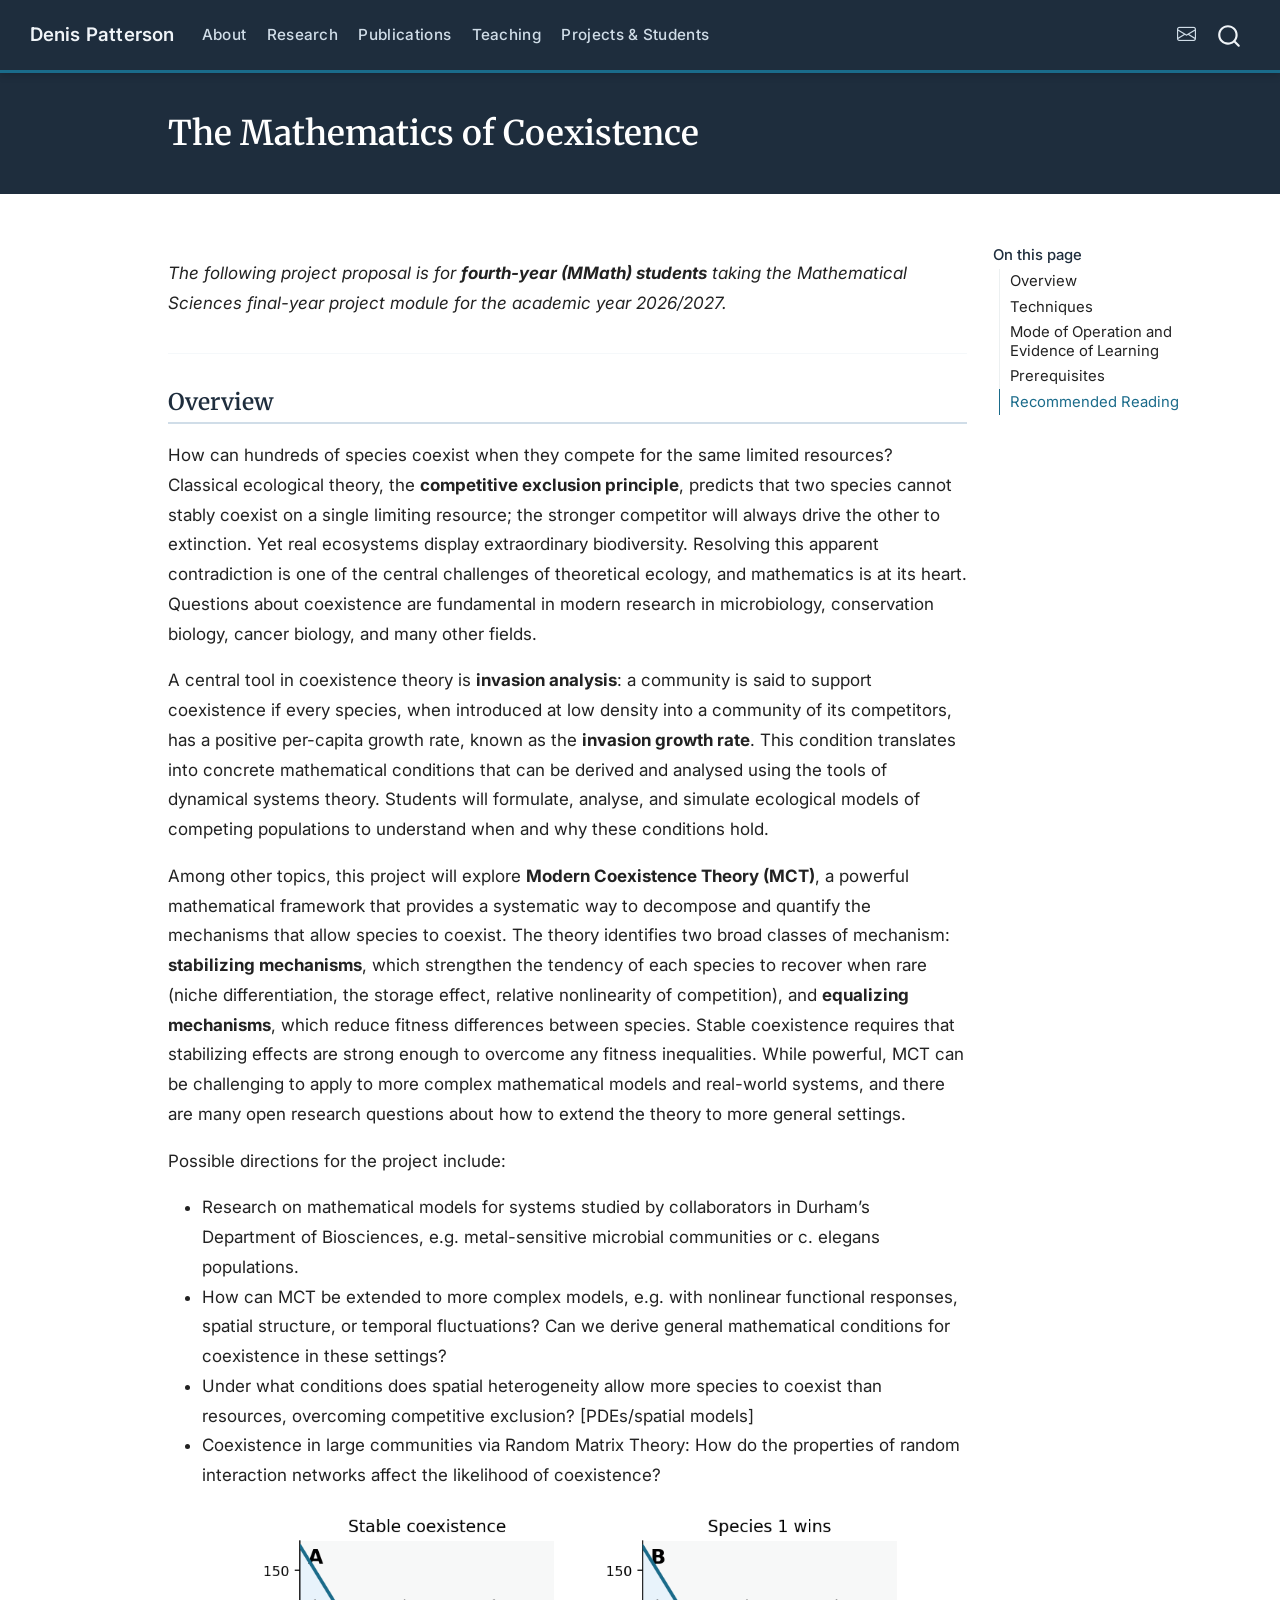
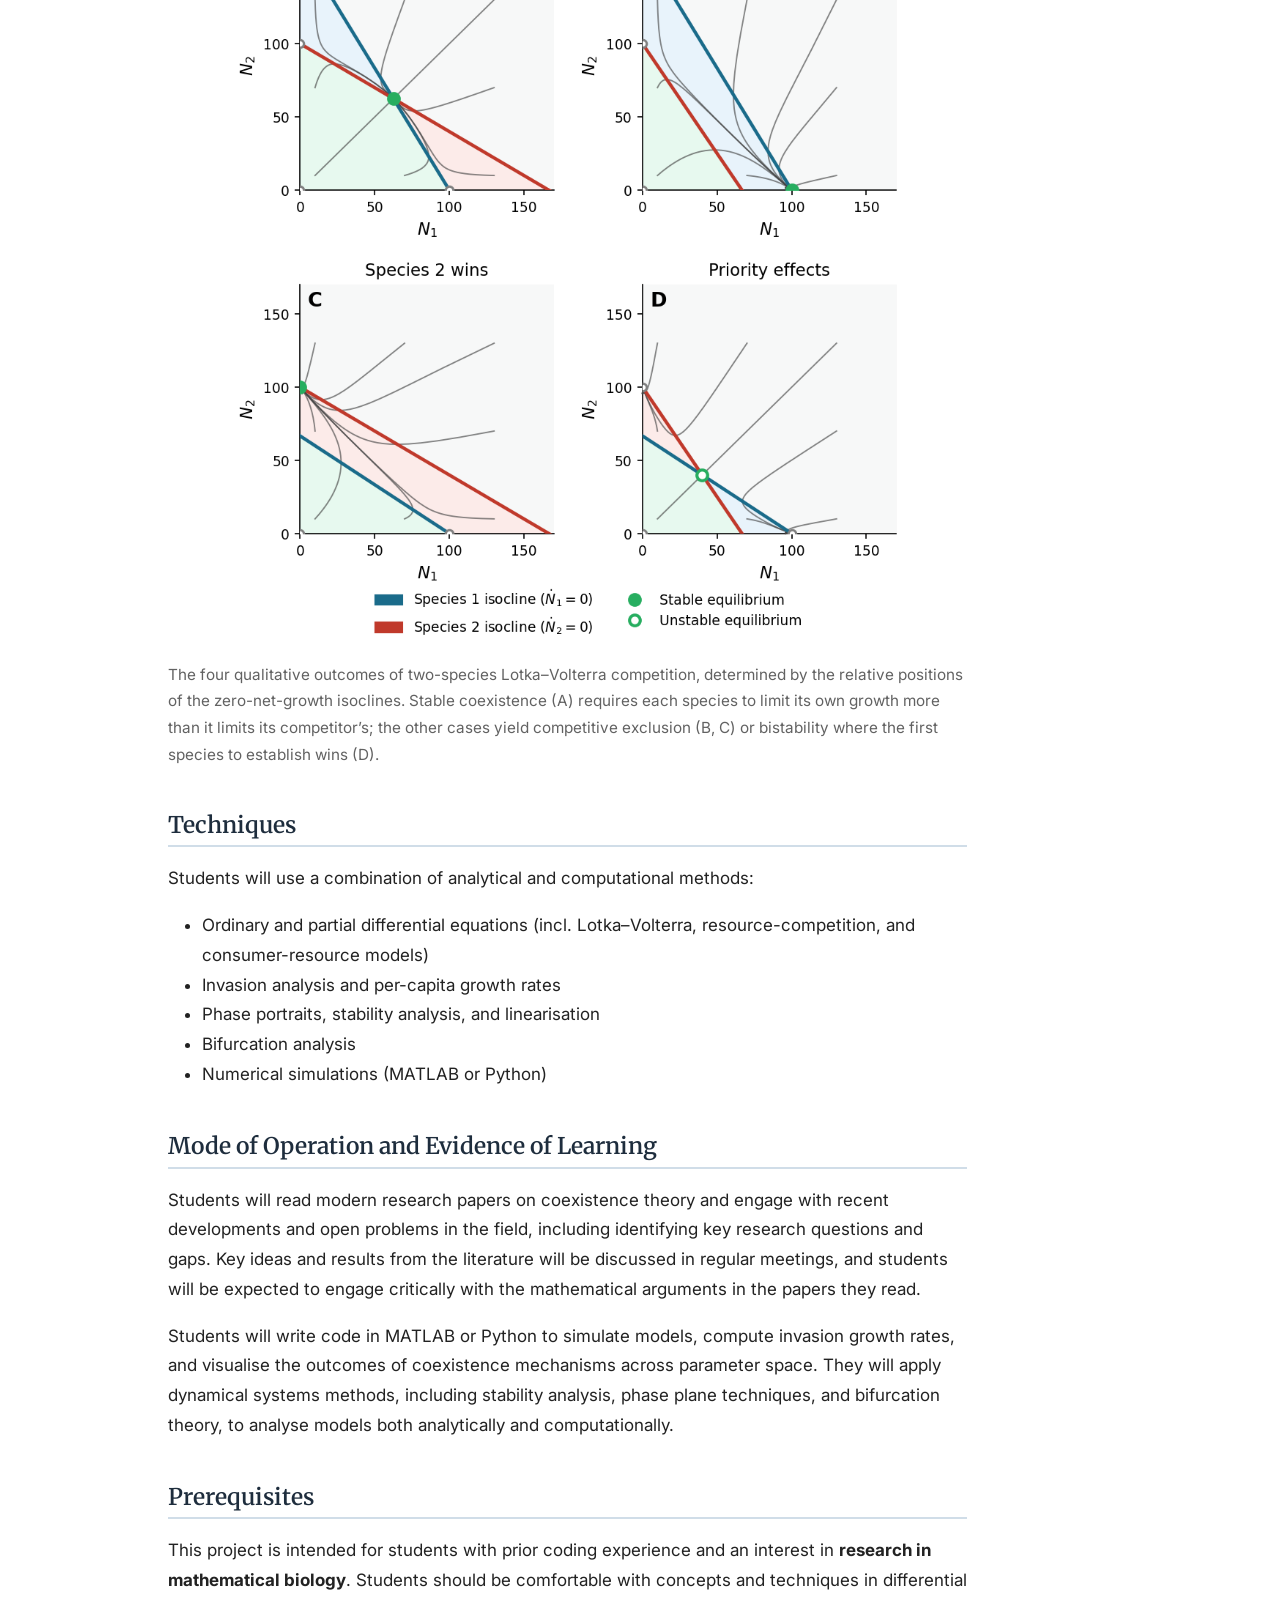
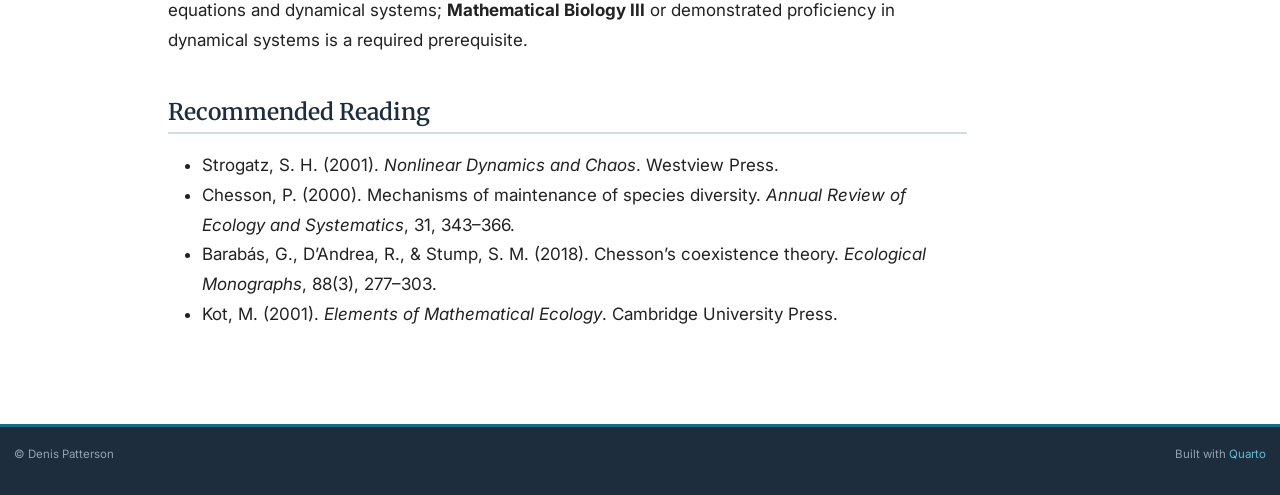
<file: docs/maths-of-coexistence.html>
<!DOCTYPE html>
<html xmlns="http://www.w3.org/1999/xhtml" lang="en" xml:lang="en"><head>

<meta charset="utf-8">
<meta name="generator" content="quarto-1.7.31">

<meta name="viewport" content="width=device-width, initial-scale=1.0, user-scalable=yes">


<title>The Mathematics of Coexistence – Denis Patterson</title>
<style>
code{white-space: pre-wrap;}
span.smallcaps{font-variant: small-caps;}
div.columns{display: flex; gap: min(4vw, 1.5em);}
div.column{flex: auto; overflow-x: auto;}
div.hanging-indent{margin-left: 1.5em; text-indent: -1.5em;}
ul.task-list{list-style: none;}
ul.task-list li input[type="checkbox"] {
  width: 0.8em;
  margin: 0 0.8em 0.2em -1em; /* quarto-specific, see https://github.com/quarto-dev/quarto-cli/issues/4556 */ 
  vertical-align: middle;
}
</style>


<script src="site_libs/quarto-nav/quarto-nav.js"></script>
<script src="site_libs/quarto-nav/headroom.min.js"></script>
<script src="site_libs/clipboard/clipboard.min.js"></script>
<script src="site_libs/quarto-search/autocomplete.umd.js"></script>
<script src="site_libs/quarto-search/fuse.min.js"></script>
<script src="site_libs/quarto-search/quarto-search.js"></script>
<meta name="quarto:offset" content="./">
<script src="site_libs/quarto-html/quarto.js" type="module"></script>
<script src="site_libs/quarto-html/tabsets/tabsets.js" type="module"></script>
<script src="site_libs/quarto-html/popper.min.js"></script>
<script src="site_libs/quarto-html/tippy.umd.min.js"></script>
<script src="site_libs/quarto-html/anchor.min.js"></script>
<link href="site_libs/quarto-html/tippy.css" rel="stylesheet">
<link href="site_libs/quarto-html/quarto-syntax-highlighting-e1a5c8363afafaef2c763b6775fbf3ca.css" rel="stylesheet" id="quarto-text-highlighting-styles">
<script src="site_libs/bootstrap/bootstrap.min.js"></script>
<link href="site_libs/bootstrap/bootstrap-icons.css" rel="stylesheet">
<link href="site_libs/bootstrap/bootstrap-c7e1ae6c76acb2c5c64237c6cdceb5c3.min.css" rel="stylesheet" append-hash="true" id="quarto-bootstrap" data-mode="light">
<script id="quarto-search-options" type="application/json">{
  "location": "navbar",
  "copy-button": false,
  "collapse-after": 3,
  "panel-placement": "end",
  "type": "overlay",
  "limit": 50,
  "keyboard-shortcut": [
    "f",
    "/",
    "s"
  ],
  "show-item-context": false,
  "language": {
    "search-no-results-text": "No results",
    "search-matching-documents-text": "matching documents",
    "search-copy-link-title": "Copy link to search",
    "search-hide-matches-text": "Hide additional matches",
    "search-more-match-text": "more match in this document",
    "search-more-matches-text": "more matches in this document",
    "search-clear-button-title": "Clear",
    "search-text-placeholder": "",
    "search-detached-cancel-button-title": "Cancel",
    "search-submit-button-title": "Submit",
    "search-label": "Search"
  }
}</script>
<script async="" src="https://www.googletagmanager.com/gtag/js?id=G-P1970XP1S5"></script>

<script type="text/javascript">

window.dataLayer = window.dataLayer || [];
function gtag(){dataLayer.push(arguments);}
gtag('js', new Date());
gtag('config', 'G-P1970XP1S5', { 'anonymize_ip': true});
</script>
<style>

      .quarto-title-block .quarto-title-banner h1,
      .quarto-title-block .quarto-title-banner h2,
      .quarto-title-block .quarto-title-banner h3,
      .quarto-title-block .quarto-title-banner h4,
      .quarto-title-block .quarto-title-banner h5,
      .quarto-title-block .quarto-title-banner h6
      {
        color: #ffffff;
      }

      .quarto-title-block .quarto-title-banner {
        color: #ffffff;
background: #1e2d3d;
      }
</style>


</head>

<body class="nav-fixed quarto-light">

<div id="quarto-search-results"></div>
  <header id="quarto-header" class="headroom fixed-top quarto-banner">
    <nav class="navbar navbar-expand-lg " data-bs-theme="dark">
      <div class="navbar-container container-fluid">
      <div class="navbar-brand-container mx-auto">
    <a class="navbar-brand" href="./index.html">
    <span class="navbar-title">Denis Patterson</span>
    </a>
  </div>
            <div id="quarto-search" class="" title="Search"></div>
          <button class="navbar-toggler" type="button" data-bs-toggle="collapse" data-bs-target="#navbarCollapse" aria-controls="navbarCollapse" role="menu" aria-expanded="false" aria-label="Toggle navigation" onclick="if (window.quartoToggleHeadroom) { window.quartoToggleHeadroom(); }">
  <span class="navbar-toggler-icon"></span>
</button>
          <div class="collapse navbar-collapse" id="navbarCollapse">
            <ul class="navbar-nav navbar-nav-scroll me-auto">
  <li class="nav-item">
    <a class="nav-link" href="./index.html"> 
<span class="menu-text">About</span></a>
  </li>  
  <li class="nav-item">
    <a class="nav-link" href="./research.html"> 
<span class="menu-text">Research</span></a>
  </li>  
  <li class="nav-item">
    <a class="nav-link" href="./publications.html"> 
<span class="menu-text">Publications</span></a>
  </li>  
  <li class="nav-item">
    <a class="nav-link" href="./teaching.html"> 
<span class="menu-text">Teaching</span></a>
  </li>  
  <li class="nav-item">
    <a class="nav-link" href="./people.html"> 
<span class="menu-text">Projects &amp; Students</span></a>
  </li>  
</ul>
            <ul class="navbar-nav navbar-nav-scroll ms-auto">
  <li class="nav-item compact">
    <a class="nav-link" href="mailto:denis.d.patterson@durham.ac.uk"> <i class="bi bi-envelope" role="img" aria-label="Email">
</i> 
<span class="menu-text"></span></a>
  </li>  
</ul>
          </div> <!-- /navcollapse -->
            <div class="quarto-navbar-tools">
</div>
      </div> <!-- /container-fluid -->
    </nav>
</header>
<!-- content -->
<header id="title-block-header" class="quarto-title-block default page-columns page-full">
  <div class="quarto-title-banner page-columns page-full">
    <div class="quarto-title column-body">
      <h1 class="title">The Mathematics of Coexistence</h1>
                      </div>
  </div>
    
  
  <div class="quarto-title-meta">

      
    
      
    </div>
    
  
  </header><div id="quarto-content" class="quarto-container page-columns page-rows-contents page-layout-article page-navbar">
<!-- sidebar -->
<!-- margin-sidebar -->
    <div id="quarto-margin-sidebar" class="sidebar margin-sidebar">
        <nav id="TOC" role="doc-toc" class="toc-active">
    <h2 id="toc-title">On this page</h2>
   
  <ul>
  <li><a href="#overview" id="toc-overview" class="nav-link active" data-scroll-target="#overview">Overview</a></li>
  <li><a href="#techniques" id="toc-techniques" class="nav-link" data-scroll-target="#techniques">Techniques</a></li>
  <li><a href="#mode-of-operation-and-evidence-of-learning" id="toc-mode-of-operation-and-evidence-of-learning" class="nav-link" data-scroll-target="#mode-of-operation-and-evidence-of-learning">Mode of Operation and Evidence of Learning</a></li>
  <li><a href="#prerequisites" id="toc-prerequisites" class="nav-link" data-scroll-target="#prerequisites">Prerequisites</a></li>
  <li><a href="#recommended-reading" id="toc-recommended-reading" class="nav-link" data-scroll-target="#recommended-reading">Recommended Reading</a></li>
  </ul>
</nav>
    </div>
<!-- main -->
<main class="content quarto-banner-title-block" id="quarto-document-content">





<p><em>The following project proposal is for <strong>fourth-year (MMath) students</strong> taking the Mathematical Sciences final-year project module for the academic year 2026/2027.</em></p>
<hr>
<section id="overview" class="level2">
<h2 class="anchored" data-anchor-id="overview">Overview</h2>
<p>How can hundreds of species coexist when they compete for the same limited resources? Classical ecological theory, the <strong>competitive exclusion principle</strong>, predicts that two species cannot stably coexist on a single limiting resource; the stronger competitor will always drive the other to extinction. Yet real ecosystems display extraordinary biodiversity. Resolving this apparent contradiction is one of the central challenges of theoretical ecology, and mathematics is at its heart. Questions about coexistence are fundamental in modern research in microbiology, conservation biology, cancer biology, and many other fields.</p>
<p>A central tool in coexistence theory is <strong>invasion analysis</strong>: a community is said to support coexistence if every species, when introduced at low density into a community of its competitors, has a positive per-capita growth rate, known as the <strong>invasion growth rate</strong>. This condition translates into concrete mathematical conditions that can be derived and analysed using the tools of dynamical systems theory. Students will formulate, analyse, and simulate ecological models of competing populations to understand when and why these conditions hold.</p>
<p>Among other topics, this project will explore <strong>Modern Coexistence Theory (MCT)</strong>, a powerful mathematical framework that provides a systematic way to decompose and quantify the mechanisms that allow species to coexist. The theory identifies two broad classes of mechanism: <strong>stabilizing mechanisms</strong>, which strengthen the tendency of each species to recover when rare (niche differentiation, the storage effect, relative nonlinearity of competition), and <strong>equalizing mechanisms</strong>, which reduce fitness differences between species. Stable coexistence requires that stabilizing effects are strong enough to overcome any fitness inequalities. While powerful, MCT can be challenging to apply to more complex mathematical models and real-world systems, and there are many open research questions about how to extend the theory to more general settings.</p>
<p>Possible directions for the project include:</p>
<ul>
<li>Research on mathematical models for systems studied by collaborators in Durham’s Department of Biosciences, e.g.&nbsp;metal-sensitive microbial communities or c.&nbsp;elegans populations.</li>
<li>How can MCT be extended to more complex models, e.g.&nbsp;with nonlinear functional responses, spatial structure, or temporal fluctuations? Can we derive general mathematical conditions for coexistence in these settings?</li>
<li>Under what conditions does spatial heterogeneity allow more species to coexist than resources, overcoming competitive exclusion? [PDEs/spatial models]</li>
<li>Coexistence in large communities via Random Matrix Theory: How do the properties of random interaction networks affect the likelihood of coexistence?</li>
</ul>
<div class="quarto-figure quarto-figure-center">
<figure class="figure">
<p><img src="assets/lv_competition.png" class="img-fluid figure-img" style="width:85.0%"></p>
<figcaption>The four qualitative outcomes of two-species Lotka–Volterra competition, determined by the relative positions of the zero-net-growth isoclines. Stable coexistence (A) requires each species to limit its own growth more than it limits its competitor’s; the other cases yield competitive exclusion (B, C) or bistability where the first species to establish wins (D).</figcaption>
</figure>
</div>
</section>
<section id="techniques" class="level2">
<h2 class="anchored" data-anchor-id="techniques">Techniques</h2>
<p>Students will use a combination of analytical and computational methods:</p>
<ul>
<li>Ordinary and partial differential equations (incl.&nbsp;Lotka–Volterra, resource-competition, and consumer-resource models)</li>
<li>Invasion analysis and per-capita growth rates</li>
<li>Phase portraits, stability analysis, and linearisation</li>
<li>Bifurcation analysis</li>
<li>Numerical simulations (MATLAB or Python)</li>
</ul>
</section>
<section id="mode-of-operation-and-evidence-of-learning" class="level2">
<h2 class="anchored" data-anchor-id="mode-of-operation-and-evidence-of-learning">Mode of Operation and Evidence of Learning</h2>
<p>Students will read modern research papers on coexistence theory and engage with recent developments and open problems in the field, including identifying key research questions and gaps. Key ideas and results from the literature will be discussed in regular meetings, and students will be expected to engage critically with the mathematical arguments in the papers they read.</p>
<p>Students will write code in MATLAB or Python to simulate models, compute invasion growth rates, and visualise the outcomes of coexistence mechanisms across parameter space. They will apply dynamical systems methods, including stability analysis, phase plane techniques, and bifurcation theory, to analyse models both analytically and computationally.</p>
</section>
<section id="prerequisites" class="level2">
<h2 class="anchored" data-anchor-id="prerequisites">Prerequisites</h2>
<p>This project is intended for students with prior coding experience and an interest in <strong>research in mathematical biology</strong>. Students should be comfortable with concepts and techniques in differential equations and dynamical systems; <strong>Mathematical Biology III</strong> or demonstrated proficiency in dynamical systems is a required prerequisite.</p>
</section>
<section id="recommended-reading" class="level2">
<h2 class="anchored" data-anchor-id="recommended-reading">Recommended Reading</h2>
<ul>
<li>Strogatz, S. H. (2001). <em>Nonlinear Dynamics and Chaos</em>. Westview Press.</li>
<li>Chesson, P. (2000). Mechanisms of maintenance of species diversity. <em>Annual Review of Ecology and Systematics</em>, 31, 343–366.</li>
<li>Barabás, G., D’Andrea, R., &amp; Stump, S. M. (2018). Chesson’s coexistence theory. <em>Ecological Monographs</em>, 88(3), 277–303.</li>
<li>Kot, M. (2001). <em>Elements of Mathematical Ecology</em>. Cambridge University Press.</li>
</ul>


</section>

</main> <!-- /main -->
<script id="quarto-html-after-body" type="application/javascript">
  window.document.addEventListener("DOMContentLoaded", function (event) {
    const icon = "";
    const anchorJS = new window.AnchorJS();
    anchorJS.options = {
      placement: 'right',
      icon: icon
    };
    anchorJS.add('.anchored');
    const isCodeAnnotation = (el) => {
      for (const clz of el.classList) {
        if (clz.startsWith('code-annotation-')) {                     
          return true;
        }
      }
      return false;
    }
    const onCopySuccess = function(e) {
      // button target
      const button = e.trigger;
      // don't keep focus
      button.blur();
      // flash "checked"
      button.classList.add('code-copy-button-checked');
      var currentTitle = button.getAttribute("title");
      button.setAttribute("title", "Copied!");
      let tooltip;
      if (window.bootstrap) {
        button.setAttribute("data-bs-toggle", "tooltip");
        button.setAttribute("data-bs-placement", "left");
        button.setAttribute("data-bs-title", "Copied!");
        tooltip = new bootstrap.Tooltip(button, 
          { trigger: "manual", 
            customClass: "code-copy-button-tooltip",
            offset: [0, -8]});
        tooltip.show();    
      }
      setTimeout(function() {
        if (tooltip) {
          tooltip.hide();
          button.removeAttribute("data-bs-title");
          button.removeAttribute("data-bs-toggle");
          button.removeAttribute("data-bs-placement");
        }
        button.setAttribute("title", currentTitle);
        button.classList.remove('code-copy-button-checked');
      }, 1000);
      // clear code selection
      e.clearSelection();
    }
    const getTextToCopy = function(trigger) {
        const codeEl = trigger.previousElementSibling.cloneNode(true);
        for (const childEl of codeEl.children) {
          if (isCodeAnnotation(childEl)) {
            childEl.remove();
          }
        }
        return codeEl.innerText;
    }
    const clipboard = new window.ClipboardJS('.code-copy-button:not([data-in-quarto-modal])', {
      text: getTextToCopy
    });
    clipboard.on('success', onCopySuccess);
    if (window.document.getElementById('quarto-embedded-source-code-modal')) {
      const clipboardModal = new window.ClipboardJS('.code-copy-button[data-in-quarto-modal]', {
        text: getTextToCopy,
        container: window.document.getElementById('quarto-embedded-source-code-modal')
      });
      clipboardModal.on('success', onCopySuccess);
    }
      var localhostRegex = new RegExp(/^(?:http|https):\/\/localhost\:?[0-9]*\//);
      var mailtoRegex = new RegExp(/^mailto:/);
        var filterRegex = new RegExp('/' + window.location.host + '/');
      var isInternal = (href) => {
          return filterRegex.test(href) || localhostRegex.test(href) || mailtoRegex.test(href);
      }
      // Inspect non-navigation links and adorn them if external
     var links = window.document.querySelectorAll('a[href]:not(.nav-link):not(.navbar-brand):not(.toc-action):not(.sidebar-link):not(.sidebar-item-toggle):not(.pagination-link):not(.no-external):not([aria-hidden]):not(.dropdown-item):not(.quarto-navigation-tool):not(.about-link)');
      for (var i=0; i<links.length; i++) {
        const link = links[i];
        if (!isInternal(link.href)) {
          // undo the damage that might have been done by quarto-nav.js in the case of
          // links that we want to consider external
          if (link.dataset.originalHref !== undefined) {
            link.href = link.dataset.originalHref;
          }
            // target, if specified
            link.setAttribute("target", "_blank");
            if (link.getAttribute("rel") === null) {
              link.setAttribute("rel", "noopener");
            }
        }
      }
    function tippyHover(el, contentFn, onTriggerFn, onUntriggerFn) {
      const config = {
        allowHTML: true,
        maxWidth: 500,
        delay: 100,
        arrow: false,
        appendTo: function(el) {
            return el.parentElement;
        },
        interactive: true,
        interactiveBorder: 10,
        theme: 'quarto',
        placement: 'bottom-start',
      };
      if (contentFn) {
        config.content = contentFn;
      }
      if (onTriggerFn) {
        config.onTrigger = onTriggerFn;
      }
      if (onUntriggerFn) {
        config.onUntrigger = onUntriggerFn;
      }
      window.tippy(el, config); 
    }
    const noterefs = window.document.querySelectorAll('a[role="doc-noteref"]');
    for (var i=0; i<noterefs.length; i++) {
      const ref = noterefs[i];
      tippyHover(ref, function() {
        // use id or data attribute instead here
        let href = ref.getAttribute('data-footnote-href') || ref.getAttribute('href');
        try { href = new URL(href).hash; } catch {}
        const id = href.replace(/^#\/?/, "");
        const note = window.document.getElementById(id);
        if (note) {
          return note.innerHTML;
        } else {
          return "";
        }
      });
    }
    const xrefs = window.document.querySelectorAll('a.quarto-xref');
    const processXRef = (id, note) => {
      // Strip column container classes
      const stripColumnClz = (el) => {
        el.classList.remove("page-full", "page-columns");
        if (el.children) {
          for (const child of el.children) {
            stripColumnClz(child);
          }
        }
      }
      stripColumnClz(note)
      if (id === null || id.startsWith('sec-')) {
        // Special case sections, only their first couple elements
        const container = document.createElement("div");
        if (note.children && note.children.length > 2) {
          container.appendChild(note.children[0].cloneNode(true));
          for (let i = 1; i < note.children.length; i++) {
            const child = note.children[i];
            if (child.tagName === "P" && child.innerText === "") {
              continue;
            } else {
              container.appendChild(child.cloneNode(true));
              break;
            }
          }
          if (window.Quarto?.typesetMath) {
            window.Quarto.typesetMath(container);
          }
          return container.innerHTML
        } else {
          if (window.Quarto?.typesetMath) {
            window.Quarto.typesetMath(note);
          }
          return note.innerHTML;
        }
      } else {
        // Remove any anchor links if they are present
        const anchorLink = note.querySelector('a.anchorjs-link');
        if (anchorLink) {
          anchorLink.remove();
        }
        if (window.Quarto?.typesetMath) {
          window.Quarto.typesetMath(note);
        }
        if (note.classList.contains("callout")) {
          return note.outerHTML;
        } else {
          return note.innerHTML;
        }
      }
    }
    for (var i=0; i<xrefs.length; i++) {
      const xref = xrefs[i];
      tippyHover(xref, undefined, function(instance) {
        instance.disable();
        let url = xref.getAttribute('href');
        let hash = undefined; 
        if (url.startsWith('#')) {
          hash = url;
        } else {
          try { hash = new URL(url).hash; } catch {}
        }
        if (hash) {
          const id = hash.replace(/^#\/?/, "");
          const note = window.document.getElementById(id);
          if (note !== null) {
            try {
              const html = processXRef(id, note.cloneNode(true));
              instance.setContent(html);
            } finally {
              instance.enable();
              instance.show();
            }
          } else {
            // See if we can fetch this
            fetch(url.split('#')[0])
            .then(res => res.text())
            .then(html => {
              const parser = new DOMParser();
              const htmlDoc = parser.parseFromString(html, "text/html");
              const note = htmlDoc.getElementById(id);
              if (note !== null) {
                const html = processXRef(id, note);
                instance.setContent(html);
              } 
            }).finally(() => {
              instance.enable();
              instance.show();
            });
          }
        } else {
          // See if we can fetch a full url (with no hash to target)
          // This is a special case and we should probably do some content thinning / targeting
          fetch(url)
          .then(res => res.text())
          .then(html => {
            const parser = new DOMParser();
            const htmlDoc = parser.parseFromString(html, "text/html");
            const note = htmlDoc.querySelector('main.content');
            if (note !== null) {
              // This should only happen for chapter cross references
              // (since there is no id in the URL)
              // remove the first header
              if (note.children.length > 0 && note.children[0].tagName === "HEADER") {
                note.children[0].remove();
              }
              const html = processXRef(null, note);
              instance.setContent(html);
            } 
          }).finally(() => {
            instance.enable();
            instance.show();
          });
        }
      }, function(instance) {
      });
    }
        let selectedAnnoteEl;
        const selectorForAnnotation = ( cell, annotation) => {
          let cellAttr = 'data-code-cell="' + cell + '"';
          let lineAttr = 'data-code-annotation="' +  annotation + '"';
          const selector = 'span[' + cellAttr + '][' + lineAttr + ']';
          return selector;
        }
        const selectCodeLines = (annoteEl) => {
          const doc = window.document;
          const targetCell = annoteEl.getAttribute("data-target-cell");
          const targetAnnotation = annoteEl.getAttribute("data-target-annotation");
          const annoteSpan = window.document.querySelector(selectorForAnnotation(targetCell, targetAnnotation));
          const lines = annoteSpan.getAttribute("data-code-lines").split(",");
          const lineIds = lines.map((line) => {
            return targetCell + "-" + line;
          })
          let top = null;
          let height = null;
          let parent = null;
          if (lineIds.length > 0) {
              //compute the position of the single el (top and bottom and make a div)
              const el = window.document.getElementById(lineIds[0]);
              top = el.offsetTop;
              height = el.offsetHeight;
              parent = el.parentElement.parentElement;
            if (lineIds.length > 1) {
              const lastEl = window.document.getElementById(lineIds[lineIds.length - 1]);
              const bottom = lastEl.offsetTop + lastEl.offsetHeight;
              height = bottom - top;
            }
            if (top !== null && height !== null && parent !== null) {
              // cook up a div (if necessary) and position it 
              let div = window.document.getElementById("code-annotation-line-highlight");
              if (div === null) {
                div = window.document.createElement("div");
                div.setAttribute("id", "code-annotation-line-highlight");
                div.style.position = 'absolute';
                parent.appendChild(div);
              }
              div.style.top = top - 2 + "px";
              div.style.height = height + 4 + "px";
              div.style.left = 0;
              let gutterDiv = window.document.getElementById("code-annotation-line-highlight-gutter");
              if (gutterDiv === null) {
                gutterDiv = window.document.createElement("div");
                gutterDiv.setAttribute("id", "code-annotation-line-highlight-gutter");
                gutterDiv.style.position = 'absolute';
                const codeCell = window.document.getElementById(targetCell);
                const gutter = codeCell.querySelector('.code-annotation-gutter');
                gutter.appendChild(gutterDiv);
              }
              gutterDiv.style.top = top - 2 + "px";
              gutterDiv.style.height = height + 4 + "px";
            }
            selectedAnnoteEl = annoteEl;
          }
        };
        const unselectCodeLines = () => {
          const elementsIds = ["code-annotation-line-highlight", "code-annotation-line-highlight-gutter"];
          elementsIds.forEach((elId) => {
            const div = window.document.getElementById(elId);
            if (div) {
              div.remove();
            }
          });
          selectedAnnoteEl = undefined;
        };
          // Handle positioning of the toggle
      window.addEventListener(
        "resize",
        throttle(() => {
          elRect = undefined;
          if (selectedAnnoteEl) {
            selectCodeLines(selectedAnnoteEl);
          }
        }, 10)
      );
      function throttle(fn, ms) {
      let throttle = false;
      let timer;
        return (...args) => {
          if(!throttle) { // first call gets through
              fn.apply(this, args);
              throttle = true;
          } else { // all the others get throttled
              if(timer) clearTimeout(timer); // cancel #2
              timer = setTimeout(() => {
                fn.apply(this, args);
                timer = throttle = false;
              }, ms);
          }
        };
      }
        // Attach click handler to the DT
        const annoteDls = window.document.querySelectorAll('dt[data-target-cell]');
        for (const annoteDlNode of annoteDls) {
          annoteDlNode.addEventListener('click', (event) => {
            const clickedEl = event.target;
            if (clickedEl !== selectedAnnoteEl) {
              unselectCodeLines();
              const activeEl = window.document.querySelector('dt[data-target-cell].code-annotation-active');
              if (activeEl) {
                activeEl.classList.remove('code-annotation-active');
              }
              selectCodeLines(clickedEl);
              clickedEl.classList.add('code-annotation-active');
            } else {
              // Unselect the line
              unselectCodeLines();
              clickedEl.classList.remove('code-annotation-active');
            }
          });
        }
    const findCites = (el) => {
      const parentEl = el.parentElement;
      if (parentEl) {
        const cites = parentEl.dataset.cites;
        if (cites) {
          return {
            el,
            cites: cites.split(' ')
          };
        } else {
          return findCites(el.parentElement)
        }
      } else {
        return undefined;
      }
    };
    var bibliorefs = window.document.querySelectorAll('a[role="doc-biblioref"]');
    for (var i=0; i<bibliorefs.length; i++) {
      const ref = bibliorefs[i];
      const citeInfo = findCites(ref);
      if (citeInfo) {
        tippyHover(citeInfo.el, function() {
          var popup = window.document.createElement('div');
          citeInfo.cites.forEach(function(cite) {
            var citeDiv = window.document.createElement('div');
            citeDiv.classList.add('hanging-indent');
            citeDiv.classList.add('csl-entry');
            var biblioDiv = window.document.getElementById('ref-' + cite);
            if (biblioDiv) {
              citeDiv.innerHTML = biblioDiv.innerHTML;
            }
            popup.appendChild(citeDiv);
          });
          return popup.innerHTML;
        });
      }
    }
  });
  </script>
</div> <!-- /content -->
<footer class="footer">
  <div class="nav-footer">
    <div class="nav-footer-left">
<p>© Denis Patterson</p>
</div>   
    <div class="nav-footer-center">
      &nbsp;
    </div>
    <div class="nav-footer-right">
<p>Built with <a href="https://quarto.org">Quarto</a></p>
</div>
  </div>
</footer>




</body></html>
</file>
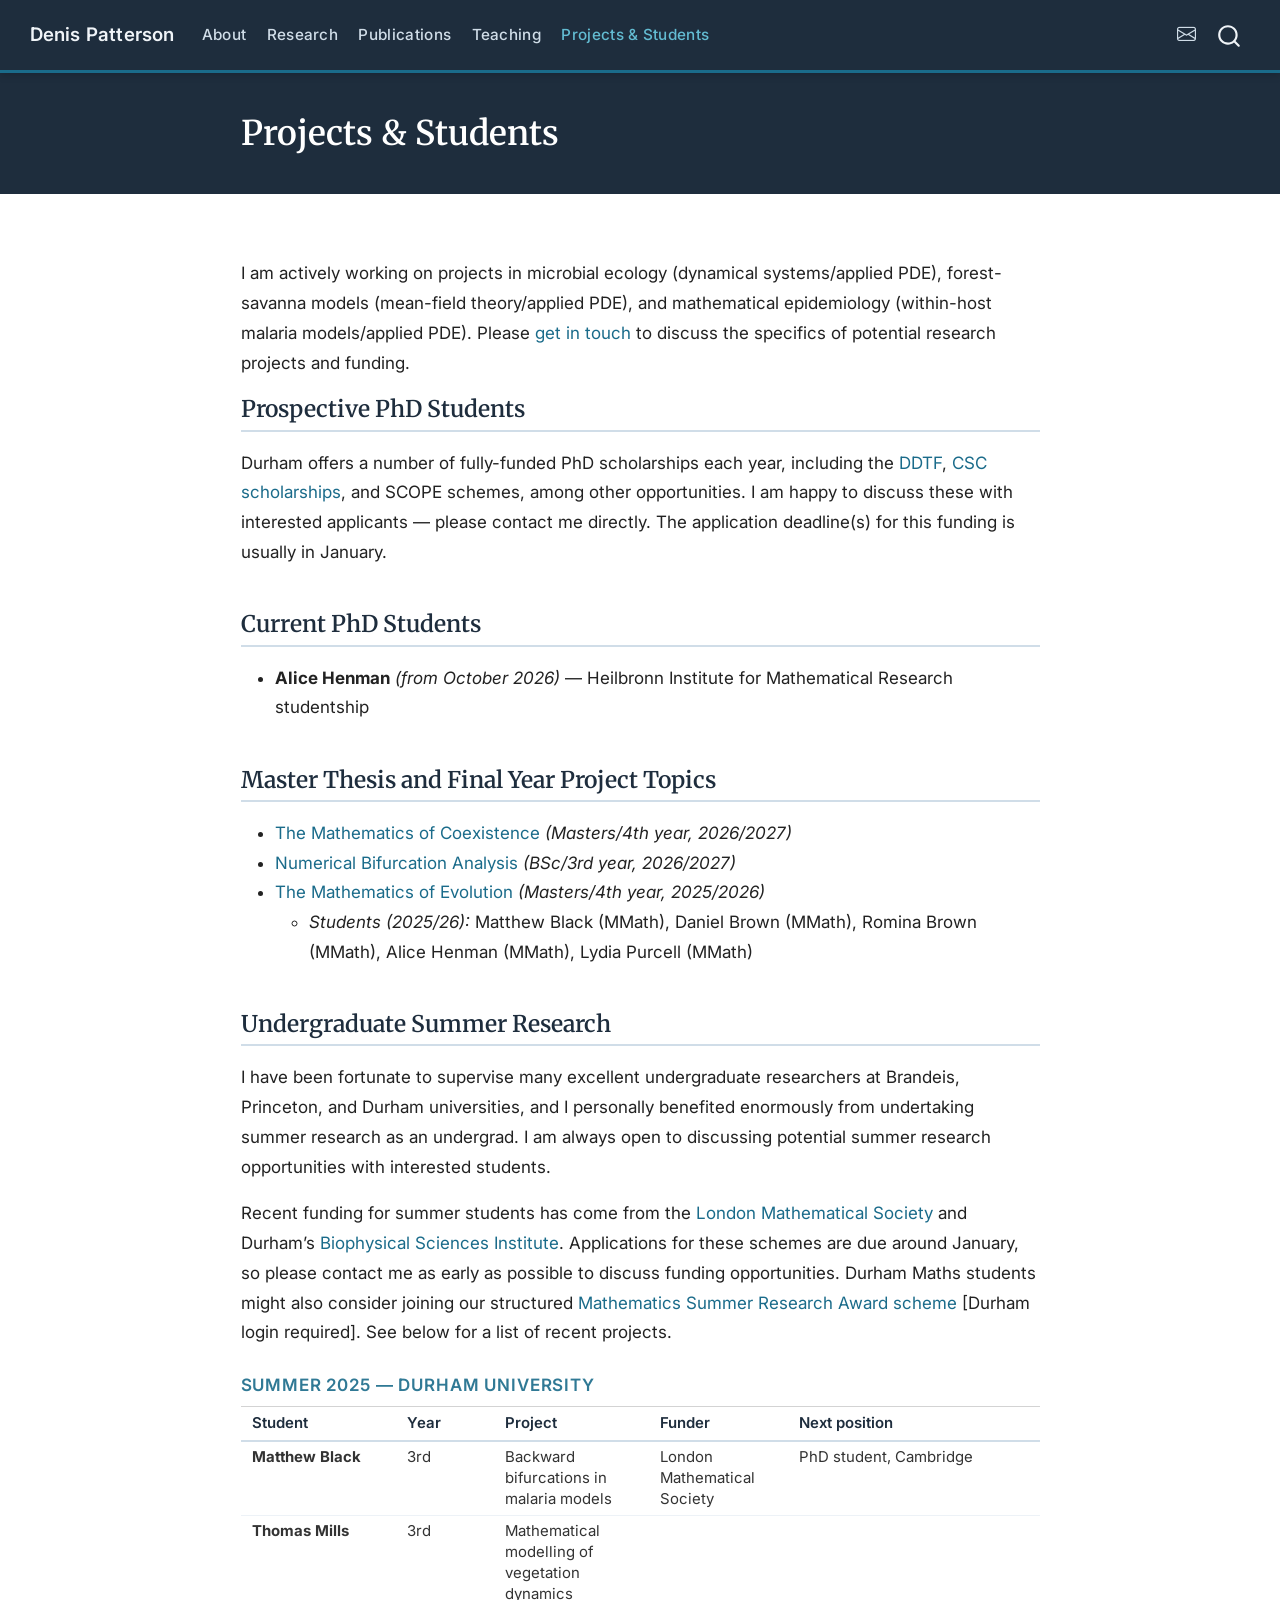
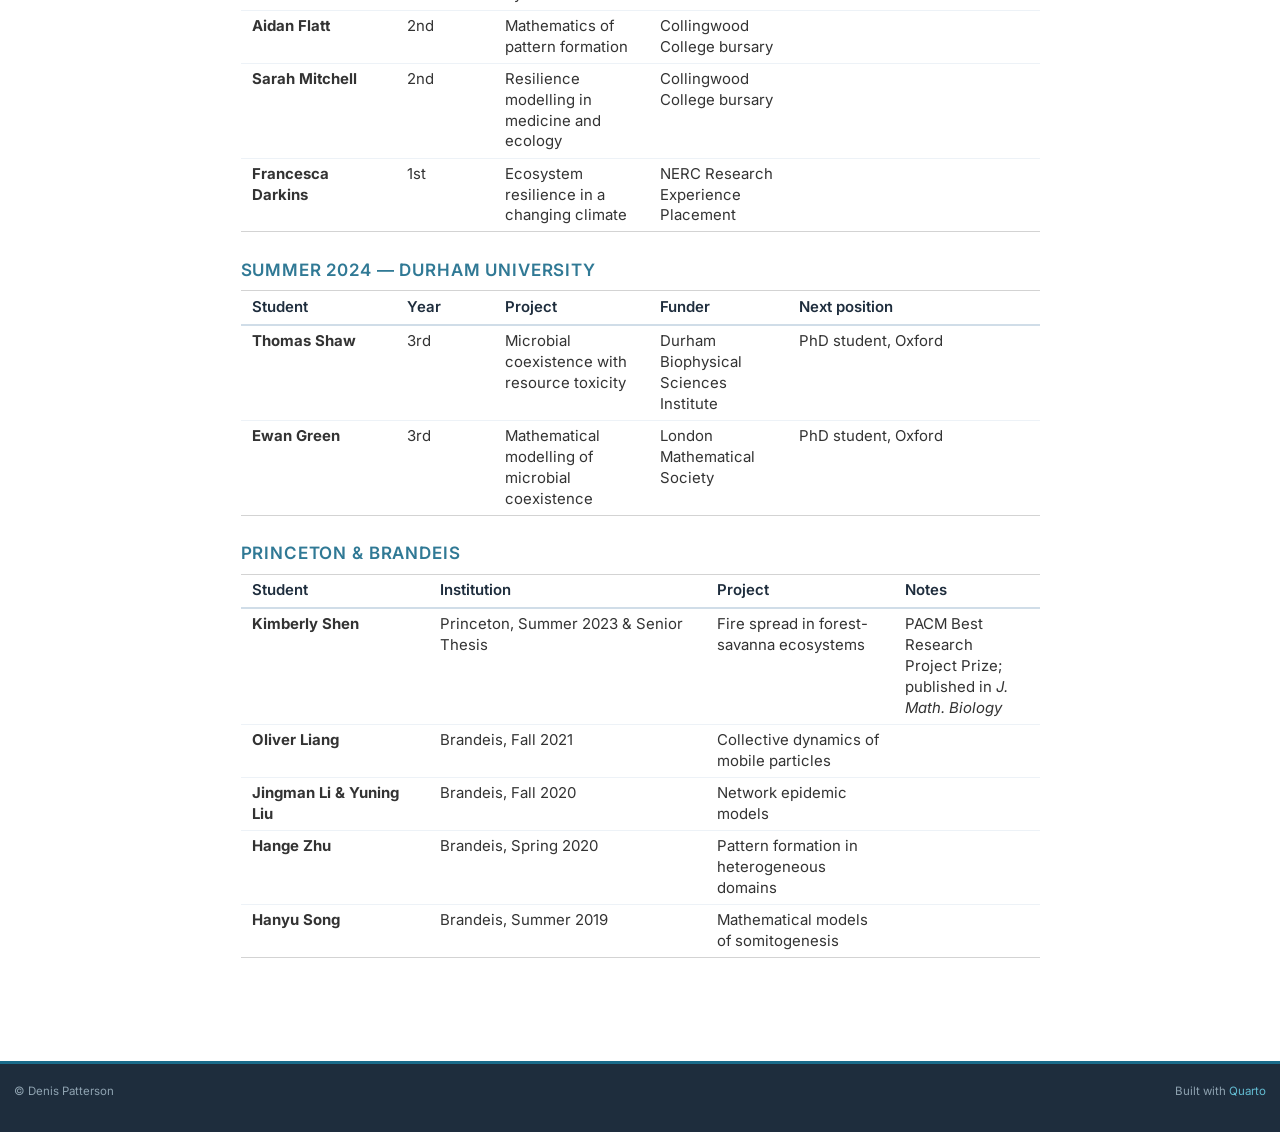
<file: docs/people.html>
<!DOCTYPE html>
<html xmlns="http://www.w3.org/1999/xhtml" lang="en" xml:lang="en"><head>

<meta charset="utf-8">
<meta name="generator" content="quarto-1.7.31">

<meta name="viewport" content="width=device-width, initial-scale=1.0, user-scalable=yes">


<title>Projects &amp; Students – Denis Patterson</title>
<style>
code{white-space: pre-wrap;}
span.smallcaps{font-variant: small-caps;}
div.columns{display: flex; gap: min(4vw, 1.5em);}
div.column{flex: auto; overflow-x: auto;}
div.hanging-indent{margin-left: 1.5em; text-indent: -1.5em;}
ul.task-list{list-style: none;}
ul.task-list li input[type="checkbox"] {
  width: 0.8em;
  margin: 0 0.8em 0.2em -1em; /* quarto-specific, see https://github.com/quarto-dev/quarto-cli/issues/4556 */ 
  vertical-align: middle;
}
</style>


<script src="site_libs/quarto-nav/quarto-nav.js"></script>
<script src="site_libs/quarto-nav/headroom.min.js"></script>
<script src="site_libs/clipboard/clipboard.min.js"></script>
<script src="site_libs/quarto-search/autocomplete.umd.js"></script>
<script src="site_libs/quarto-search/fuse.min.js"></script>
<script src="site_libs/quarto-search/quarto-search.js"></script>
<meta name="quarto:offset" content="./">
<script src="site_libs/quarto-html/quarto.js" type="module"></script>
<script src="site_libs/quarto-html/tabsets/tabsets.js" type="module"></script>
<script src="site_libs/quarto-html/popper.min.js"></script>
<script src="site_libs/quarto-html/tippy.umd.min.js"></script>
<script src="site_libs/quarto-html/anchor.min.js"></script>
<link href="site_libs/quarto-html/tippy.css" rel="stylesheet">
<link href="site_libs/quarto-html/quarto-syntax-highlighting-e1a5c8363afafaef2c763b6775fbf3ca.css" rel="stylesheet" id="quarto-text-highlighting-styles">
<script src="site_libs/bootstrap/bootstrap.min.js"></script>
<link href="site_libs/bootstrap/bootstrap-icons.css" rel="stylesheet">
<link href="site_libs/bootstrap/bootstrap-c7e1ae6c76acb2c5c64237c6cdceb5c3.min.css" rel="stylesheet" append-hash="true" id="quarto-bootstrap" data-mode="light">
<script id="quarto-search-options" type="application/json">{
  "location": "navbar",
  "copy-button": false,
  "collapse-after": 3,
  "panel-placement": "end",
  "type": "overlay",
  "limit": 50,
  "keyboard-shortcut": [
    "f",
    "/",
    "s"
  ],
  "show-item-context": false,
  "language": {
    "search-no-results-text": "No results",
    "search-matching-documents-text": "matching documents",
    "search-copy-link-title": "Copy link to search",
    "search-hide-matches-text": "Hide additional matches",
    "search-more-match-text": "more match in this document",
    "search-more-matches-text": "more matches in this document",
    "search-clear-button-title": "Clear",
    "search-text-placeholder": "",
    "search-detached-cancel-button-title": "Cancel",
    "search-submit-button-title": "Submit",
    "search-label": "Search"
  }
}</script>
<script async="" src="https://www.googletagmanager.com/gtag/js?id=G-P1970XP1S5"></script>

<script type="text/javascript">

window.dataLayer = window.dataLayer || [];
function gtag(){dataLayer.push(arguments);}
gtag('js', new Date());
gtag('config', 'G-P1970XP1S5', { 'anonymize_ip': true});
</script>
<style>

      .quarto-title-block .quarto-title-banner h1,
      .quarto-title-block .quarto-title-banner h2,
      .quarto-title-block .quarto-title-banner h3,
      .quarto-title-block .quarto-title-banner h4,
      .quarto-title-block .quarto-title-banner h5,
      .quarto-title-block .quarto-title-banner h6
      {
        color: #ffffff;
      }

      .quarto-title-block .quarto-title-banner {
        color: #ffffff;
background: #1e2d3d;
      }
</style>


</head>

<body class="nav-fixed people-page fullcontent quarto-light">

<div id="quarto-search-results"></div>
  <header id="quarto-header" class="headroom fixed-top quarto-banner">
    <nav class="navbar navbar-expand-lg " data-bs-theme="dark">
      <div class="navbar-container container-fluid">
      <div class="navbar-brand-container mx-auto">
    <a class="navbar-brand" href="./index.html">
    <span class="navbar-title">Denis Patterson</span>
    </a>
  </div>
            <div id="quarto-search" class="" title="Search"></div>
          <button class="navbar-toggler" type="button" data-bs-toggle="collapse" data-bs-target="#navbarCollapse" aria-controls="navbarCollapse" role="menu" aria-expanded="false" aria-label="Toggle navigation" onclick="if (window.quartoToggleHeadroom) { window.quartoToggleHeadroom(); }">
  <span class="navbar-toggler-icon"></span>
</button>
          <div class="collapse navbar-collapse" id="navbarCollapse">
            <ul class="navbar-nav navbar-nav-scroll me-auto">
  <li class="nav-item">
    <a class="nav-link" href="./index.html"> 
<span class="menu-text">About</span></a>
  </li>  
  <li class="nav-item">
    <a class="nav-link" href="./research.html"> 
<span class="menu-text">Research</span></a>
  </li>  
  <li class="nav-item">
    <a class="nav-link" href="./publications.html"> 
<span class="menu-text">Publications</span></a>
  </li>  
  <li class="nav-item">
    <a class="nav-link" href="./teaching.html"> 
<span class="menu-text">Teaching</span></a>
  </li>  
  <li class="nav-item">
    <a class="nav-link active" href="./people.html" aria-current="page"> 
<span class="menu-text">Projects &amp; Students</span></a>
  </li>  
</ul>
            <ul class="navbar-nav navbar-nav-scroll ms-auto">
  <li class="nav-item compact">
    <a class="nav-link" href="mailto:denis.d.patterson@durham.ac.uk"> <i class="bi bi-envelope" role="img" aria-label="Email">
</i> 
<span class="menu-text"></span></a>
  </li>  
</ul>
          </div> <!-- /navcollapse -->
            <div class="quarto-navbar-tools">
</div>
      </div> <!-- /container-fluid -->
    </nav>
</header>
<!-- content -->
<header id="title-block-header" class="quarto-title-block default page-columns page-full">
  <div class="quarto-title-banner page-columns page-full">
    <div class="quarto-title column-body">
      <h1 class="title">Projects &amp; Students</h1>
                      </div>
  </div>
    
  
  <div class="quarto-title-meta">

      
    
      
    </div>
    
  
  </header><div id="quarto-content" class="quarto-container page-columns page-rows-contents page-layout-article page-navbar">
<!-- sidebar -->
<!-- margin-sidebar -->
    
<!-- main -->
<main class="content quarto-banner-title-block" id="quarto-document-content">





<p>I am actively working on projects in microbial ecology (dynamical systems/applied PDE), forest-savanna models (mean-field theory/applied PDE), and mathematical epidemiology (within-host malaria models/applied PDE). Please <a href="mailto:denis.d.patterson@durham.ac.uk">get in touch</a> to discuss the specifics of potential research projects and funding.</p>
<section id="prospective-phd-students" class="level2">
<h2 class="anchored" data-anchor-id="prospective-phd-students">Prospective PhD Students</h2>
<p>Durham offers a number of fully-funded PhD scholarships each year, including the <a href="https://www.durham.ac.uk/research/doctoral/ddtf/">DDTF</a>, <a href="https://www.csc.edu.cn/">CSC scholarships</a>, and SCOPE schemes, among other opportunities. I am happy to discuss these with interested applicants — please contact me directly. The application deadline(s) for this funding is usually in January.</p>
</section>
<section id="current-phd-students" class="level2">
<h2 class="anchored" data-anchor-id="current-phd-students">Current PhD Students</h2>
<ul>
<li><strong>Alice Henman</strong> <em>(from October 2026)</em> — Heilbronn Institute for Mathematical Research studentship</li>
</ul>
</section>
<section id="master-thesis-and-final-year-project-topics" class="level2">
<h2 class="anchored" data-anchor-id="master-thesis-and-final-year-project-topics">Master Thesis and Final Year Project Topics</h2>
<ul>
<li><a href="./maths-of-coexistence.html">The Mathematics of Coexistence</a> <em>(Masters/4th year, 2026/2027)</em></li>
<li><a href="./numerical-bifurcation-analysis.html">Numerical Bifurcation Analysis</a> <em>(BSc/3rd year, 2026/2027)</em></li>
<li><a href="./maths-of-evolution.html">The Mathematics of Evolution</a> <em>(Masters/4th year, 2025/2026)</em>
<ul>
<li><em>Students (2025/26):</em> Matthew Black (MMath), Daniel Brown (MMath), Romina Brown (MMath), Alice Henman (MMath), Lydia Purcell (MMath)</li>
</ul></li>
</ul>
</section>
<section id="undergraduate-summer-research" class="level2">
<h2 class="anchored" data-anchor-id="undergraduate-summer-research">Undergraduate Summer Research</h2>
<p>I have been fortunate to supervise many excellent undergraduate researchers at Brandeis, Princeton, and Durham universities, and I personally benefited enormously from undertaking summer research as an undergrad. I am always open to discussing potential summer research opportunities with interested students.</p>
<p>Recent funding for summer students has come from the <a href="https://www.lms.ac.uk/">London Mathematical Society</a> and Durham’s <a href="https://www.durham.ac.uk/research/institutes-and-centres/biophysical-sciences/">Biophysical Sciences Institute</a>. Applications for these schemes are due around January, so please contact me as early as possible to discuss funding opportunities. Durham Maths students might also consider joining our structured <a href="https://durhamuniversity.sharepoint.com/sites/TaughtStudentsMaths/SitePages/UG-summer-research-projects.aspx">Mathematics Summer Research Award scheme</a> [Durham login required]. See below for a list of recent projects.</p>
<section id="summer-2025-durham-university" class="level3">
<h3 class="anchored" data-anchor-id="summer-2025-durham-university">Summer 2025 — Durham University</h3>
<table class="caption-top table">
<colgroup>
<col style="width: 19%">
<col style="width: 12%">
<col style="width: 19%">
<col style="width: 17%">
<col style="width: 31%">
</colgroup>
<thead>
<tr class="header">
<th style="text-align: left;">Student</th>
<th style="text-align: left;">Year</th>
<th style="text-align: left;">Project</th>
<th style="text-align: left;">Funder</th>
<th style="text-align: left;">Next position</th>
</tr>
</thead>
<tbody>
<tr class="odd">
<td style="text-align: left;"><strong>Matthew Black</strong></td>
<td style="text-align: left;">3rd</td>
<td style="text-align: left;">Backward bifurcations in malaria models</td>
<td style="text-align: left;">London Mathematical Society</td>
<td style="text-align: left;">PhD student, Cambridge</td>
</tr>
<tr class="even">
<td style="text-align: left;"><strong>Thomas Mills</strong></td>
<td style="text-align: left;">3rd</td>
<td style="text-align: left;">Mathematical modelling of vegetation dynamics</td>
<td style="text-align: left;"></td>
<td style="text-align: left;"></td>
</tr>
<tr class="odd">
<td style="text-align: left;"><strong>Aidan Flatt</strong></td>
<td style="text-align: left;">2nd</td>
<td style="text-align: left;">Mathematics of pattern formation</td>
<td style="text-align: left;">Collingwood College bursary</td>
<td style="text-align: left;"></td>
</tr>
<tr class="even">
<td style="text-align: left;"><strong>Sarah Mitchell</strong></td>
<td style="text-align: left;">2nd</td>
<td style="text-align: left;">Resilience modelling in medicine and ecology</td>
<td style="text-align: left;">Collingwood College bursary</td>
<td style="text-align: left;"></td>
</tr>
<tr class="odd">
<td style="text-align: left;"><strong>Francesca Darkins</strong></td>
<td style="text-align: left;">1st</td>
<td style="text-align: left;">Ecosystem resilience in a changing climate</td>
<td style="text-align: left;">NERC Research Experience Placement</td>
<td style="text-align: left;"></td>
</tr>
</tbody>
</table>
</section>
<section id="summer-2024-durham-university" class="level3">
<h3 class="anchored" data-anchor-id="summer-2024-durham-university">Summer 2024 — Durham University</h3>
<table class="caption-top table">
<colgroup>
<col style="width: 19%">
<col style="width: 12%">
<col style="width: 19%">
<col style="width: 17%">
<col style="width: 31%">
</colgroup>
<thead>
<tr class="header">
<th style="text-align: left;">Student</th>
<th style="text-align: left;">Year</th>
<th style="text-align: left;">Project</th>
<th style="text-align: left;">Funder</th>
<th style="text-align: left;">Next position</th>
</tr>
</thead>
<tbody>
<tr class="odd">
<td style="text-align: left;"><strong>Thomas Shaw</strong></td>
<td style="text-align: left;">3rd</td>
<td style="text-align: left;">Microbial coexistence with resource toxicity</td>
<td style="text-align: left;">Durham Biophysical Sciences Institute</td>
<td style="text-align: left;">PhD student, Oxford</td>
</tr>
<tr class="even">
<td style="text-align: left;"><strong>Ewan Green</strong></td>
<td style="text-align: left;">3rd</td>
<td style="text-align: left;">Mathematical modelling of microbial coexistence</td>
<td style="text-align: left;">London Mathematical Society</td>
<td style="text-align: left;">PhD student, Oxford</td>
</tr>
</tbody>
</table>
</section>
<section id="princeton-brandeis" class="level3">
<h3 class="anchored" data-anchor-id="princeton-brandeis">Princeton &amp; Brandeis</h3>
<table class="caption-top table">
<colgroup>
<col style="width: 23%">
<col style="width: 34%">
<col style="width: 23%">
<col style="width: 18%">
</colgroup>
<thead>
<tr class="header">
<th style="text-align: left;">Student</th>
<th style="text-align: left;">Institution</th>
<th style="text-align: left;">Project</th>
<th style="text-align: left;">Notes</th>
</tr>
</thead>
<tbody>
<tr class="odd">
<td style="text-align: left;"><strong>Kimberly Shen</strong></td>
<td style="text-align: left;">Princeton, Summer 2023 &amp; Senior Thesis</td>
<td style="text-align: left;">Fire spread in forest-savanna ecosystems</td>
<td style="text-align: left;">PACM Best Research Project Prize; published in <em>J. Math. Biology</em></td>
</tr>
<tr class="even">
<td style="text-align: left;"><strong>Oliver Liang</strong></td>
<td style="text-align: left;">Brandeis, Fall 2021</td>
<td style="text-align: left;">Collective dynamics of mobile particles</td>
<td style="text-align: left;"></td>
</tr>
<tr class="odd">
<td style="text-align: left;"><strong>Jingman Li &amp; Yuning Liu</strong></td>
<td style="text-align: left;">Brandeis, Fall 2020</td>
<td style="text-align: left;">Network epidemic models</td>
<td style="text-align: left;"></td>
</tr>
<tr class="even">
<td style="text-align: left;"><strong>Hange Zhu</strong></td>
<td style="text-align: left;">Brandeis, Spring 2020</td>
<td style="text-align: left;">Pattern formation in heterogeneous domains</td>
<td style="text-align: left;"></td>
</tr>
<tr class="odd">
<td style="text-align: left;"><strong>Hanyu Song</strong></td>
<td style="text-align: left;">Brandeis, Summer 2019</td>
<td style="text-align: left;">Mathematical models of somitogenesis</td>
<td style="text-align: left;"></td>
</tr>
</tbody>
</table>


</section>
</section>

</main> <!-- /main -->
<script id="quarto-html-after-body" type="application/javascript">
  window.document.addEventListener("DOMContentLoaded", function (event) {
    const icon = "";
    const anchorJS = new window.AnchorJS();
    anchorJS.options = {
      placement: 'right',
      icon: icon
    };
    anchorJS.add('.anchored');
    const isCodeAnnotation = (el) => {
      for (const clz of el.classList) {
        if (clz.startsWith('code-annotation-')) {                     
          return true;
        }
      }
      return false;
    }
    const onCopySuccess = function(e) {
      // button target
      const button = e.trigger;
      // don't keep focus
      button.blur();
      // flash "checked"
      button.classList.add('code-copy-button-checked');
      var currentTitle = button.getAttribute("title");
      button.setAttribute("title", "Copied!");
      let tooltip;
      if (window.bootstrap) {
        button.setAttribute("data-bs-toggle", "tooltip");
        button.setAttribute("data-bs-placement", "left");
        button.setAttribute("data-bs-title", "Copied!");
        tooltip = new bootstrap.Tooltip(button, 
          { trigger: "manual", 
            customClass: "code-copy-button-tooltip",
            offset: [0, -8]});
        tooltip.show();    
      }
      setTimeout(function() {
        if (tooltip) {
          tooltip.hide();
          button.removeAttribute("data-bs-title");
          button.removeAttribute("data-bs-toggle");
          button.removeAttribute("data-bs-placement");
        }
        button.setAttribute("title", currentTitle);
        button.classList.remove('code-copy-button-checked');
      }, 1000);
      // clear code selection
      e.clearSelection();
    }
    const getTextToCopy = function(trigger) {
        const codeEl = trigger.previousElementSibling.cloneNode(true);
        for (const childEl of codeEl.children) {
          if (isCodeAnnotation(childEl)) {
            childEl.remove();
          }
        }
        return codeEl.innerText;
    }
    const clipboard = new window.ClipboardJS('.code-copy-button:not([data-in-quarto-modal])', {
      text: getTextToCopy
    });
    clipboard.on('success', onCopySuccess);
    if (window.document.getElementById('quarto-embedded-source-code-modal')) {
      const clipboardModal = new window.ClipboardJS('.code-copy-button[data-in-quarto-modal]', {
        text: getTextToCopy,
        container: window.document.getElementById('quarto-embedded-source-code-modal')
      });
      clipboardModal.on('success', onCopySuccess);
    }
      var localhostRegex = new RegExp(/^(?:http|https):\/\/localhost\:?[0-9]*\//);
      var mailtoRegex = new RegExp(/^mailto:/);
        var filterRegex = new RegExp('/' + window.location.host + '/');
      var isInternal = (href) => {
          return filterRegex.test(href) || localhostRegex.test(href) || mailtoRegex.test(href);
      }
      // Inspect non-navigation links and adorn them if external
     var links = window.document.querySelectorAll('a[href]:not(.nav-link):not(.navbar-brand):not(.toc-action):not(.sidebar-link):not(.sidebar-item-toggle):not(.pagination-link):not(.no-external):not([aria-hidden]):not(.dropdown-item):not(.quarto-navigation-tool):not(.about-link)');
      for (var i=0; i<links.length; i++) {
        const link = links[i];
        if (!isInternal(link.href)) {
          // undo the damage that might have been done by quarto-nav.js in the case of
          // links that we want to consider external
          if (link.dataset.originalHref !== undefined) {
            link.href = link.dataset.originalHref;
          }
            // target, if specified
            link.setAttribute("target", "_blank");
            if (link.getAttribute("rel") === null) {
              link.setAttribute("rel", "noopener");
            }
        }
      }
    function tippyHover(el, contentFn, onTriggerFn, onUntriggerFn) {
      const config = {
        allowHTML: true,
        maxWidth: 500,
        delay: 100,
        arrow: false,
        appendTo: function(el) {
            return el.parentElement;
        },
        interactive: true,
        interactiveBorder: 10,
        theme: 'quarto',
        placement: 'bottom-start',
      };
      if (contentFn) {
        config.content = contentFn;
      }
      if (onTriggerFn) {
        config.onTrigger = onTriggerFn;
      }
      if (onUntriggerFn) {
        config.onUntrigger = onUntriggerFn;
      }
      window.tippy(el, config); 
    }
    const noterefs = window.document.querySelectorAll('a[role="doc-noteref"]');
    for (var i=0; i<noterefs.length; i++) {
      const ref = noterefs[i];
      tippyHover(ref, function() {
        // use id or data attribute instead here
        let href = ref.getAttribute('data-footnote-href') || ref.getAttribute('href');
        try { href = new URL(href).hash; } catch {}
        const id = href.replace(/^#\/?/, "");
        const note = window.document.getElementById(id);
        if (note) {
          return note.innerHTML;
        } else {
          return "";
        }
      });
    }
    const xrefs = window.document.querySelectorAll('a.quarto-xref');
    const processXRef = (id, note) => {
      // Strip column container classes
      const stripColumnClz = (el) => {
        el.classList.remove("page-full", "page-columns");
        if (el.children) {
          for (const child of el.children) {
            stripColumnClz(child);
          }
        }
      }
      stripColumnClz(note)
      if (id === null || id.startsWith('sec-')) {
        // Special case sections, only their first couple elements
        const container = document.createElement("div");
        if (note.children && note.children.length > 2) {
          container.appendChild(note.children[0].cloneNode(true));
          for (let i = 1; i < note.children.length; i++) {
            const child = note.children[i];
            if (child.tagName === "P" && child.innerText === "") {
              continue;
            } else {
              container.appendChild(child.cloneNode(true));
              break;
            }
          }
          if (window.Quarto?.typesetMath) {
            window.Quarto.typesetMath(container);
          }
          return container.innerHTML
        } else {
          if (window.Quarto?.typesetMath) {
            window.Quarto.typesetMath(note);
          }
          return note.innerHTML;
        }
      } else {
        // Remove any anchor links if they are present
        const anchorLink = note.querySelector('a.anchorjs-link');
        if (anchorLink) {
          anchorLink.remove();
        }
        if (window.Quarto?.typesetMath) {
          window.Quarto.typesetMath(note);
        }
        if (note.classList.contains("callout")) {
          return note.outerHTML;
        } else {
          return note.innerHTML;
        }
      }
    }
    for (var i=0; i<xrefs.length; i++) {
      const xref = xrefs[i];
      tippyHover(xref, undefined, function(instance) {
        instance.disable();
        let url = xref.getAttribute('href');
        let hash = undefined; 
        if (url.startsWith('#')) {
          hash = url;
        } else {
          try { hash = new URL(url).hash; } catch {}
        }
        if (hash) {
          const id = hash.replace(/^#\/?/, "");
          const note = window.document.getElementById(id);
          if (note !== null) {
            try {
              const html = processXRef(id, note.cloneNode(true));
              instance.setContent(html);
            } finally {
              instance.enable();
              instance.show();
            }
          } else {
            // See if we can fetch this
            fetch(url.split('#')[0])
            .then(res => res.text())
            .then(html => {
              const parser = new DOMParser();
              const htmlDoc = parser.parseFromString(html, "text/html");
              const note = htmlDoc.getElementById(id);
              if (note !== null) {
                const html = processXRef(id, note);
                instance.setContent(html);
              } 
            }).finally(() => {
              instance.enable();
              instance.show();
            });
          }
        } else {
          // See if we can fetch a full url (with no hash to target)
          // This is a special case and we should probably do some content thinning / targeting
          fetch(url)
          .then(res => res.text())
          .then(html => {
            const parser = new DOMParser();
            const htmlDoc = parser.parseFromString(html, "text/html");
            const note = htmlDoc.querySelector('main.content');
            if (note !== null) {
              // This should only happen for chapter cross references
              // (since there is no id in the URL)
              // remove the first header
              if (note.children.length > 0 && note.children[0].tagName === "HEADER") {
                note.children[0].remove();
              }
              const html = processXRef(null, note);
              instance.setContent(html);
            } 
          }).finally(() => {
            instance.enable();
            instance.show();
          });
        }
      }, function(instance) {
      });
    }
        let selectedAnnoteEl;
        const selectorForAnnotation = ( cell, annotation) => {
          let cellAttr = 'data-code-cell="' + cell + '"';
          let lineAttr = 'data-code-annotation="' +  annotation + '"';
          const selector = 'span[' + cellAttr + '][' + lineAttr + ']';
          return selector;
        }
        const selectCodeLines = (annoteEl) => {
          const doc = window.document;
          const targetCell = annoteEl.getAttribute("data-target-cell");
          const targetAnnotation = annoteEl.getAttribute("data-target-annotation");
          const annoteSpan = window.document.querySelector(selectorForAnnotation(targetCell, targetAnnotation));
          const lines = annoteSpan.getAttribute("data-code-lines").split(",");
          const lineIds = lines.map((line) => {
            return targetCell + "-" + line;
          })
          let top = null;
          let height = null;
          let parent = null;
          if (lineIds.length > 0) {
              //compute the position of the single el (top and bottom and make a div)
              const el = window.document.getElementById(lineIds[0]);
              top = el.offsetTop;
              height = el.offsetHeight;
              parent = el.parentElement.parentElement;
            if (lineIds.length > 1) {
              const lastEl = window.document.getElementById(lineIds[lineIds.length - 1]);
              const bottom = lastEl.offsetTop + lastEl.offsetHeight;
              height = bottom - top;
            }
            if (top !== null && height !== null && parent !== null) {
              // cook up a div (if necessary) and position it 
              let div = window.document.getElementById("code-annotation-line-highlight");
              if (div === null) {
                div = window.document.createElement("div");
                div.setAttribute("id", "code-annotation-line-highlight");
                div.style.position = 'absolute';
                parent.appendChild(div);
              }
              div.style.top = top - 2 + "px";
              div.style.height = height + 4 + "px";
              div.style.left = 0;
              let gutterDiv = window.document.getElementById("code-annotation-line-highlight-gutter");
              if (gutterDiv === null) {
                gutterDiv = window.document.createElement("div");
                gutterDiv.setAttribute("id", "code-annotation-line-highlight-gutter");
                gutterDiv.style.position = 'absolute';
                const codeCell = window.document.getElementById(targetCell);
                const gutter = codeCell.querySelector('.code-annotation-gutter');
                gutter.appendChild(gutterDiv);
              }
              gutterDiv.style.top = top - 2 + "px";
              gutterDiv.style.height = height + 4 + "px";
            }
            selectedAnnoteEl = annoteEl;
          }
        };
        const unselectCodeLines = () => {
          const elementsIds = ["code-annotation-line-highlight", "code-annotation-line-highlight-gutter"];
          elementsIds.forEach((elId) => {
            const div = window.document.getElementById(elId);
            if (div) {
              div.remove();
            }
          });
          selectedAnnoteEl = undefined;
        };
          // Handle positioning of the toggle
      window.addEventListener(
        "resize",
        throttle(() => {
          elRect = undefined;
          if (selectedAnnoteEl) {
            selectCodeLines(selectedAnnoteEl);
          }
        }, 10)
      );
      function throttle(fn, ms) {
      let throttle = false;
      let timer;
        return (...args) => {
          if(!throttle) { // first call gets through
              fn.apply(this, args);
              throttle = true;
          } else { // all the others get throttled
              if(timer) clearTimeout(timer); // cancel #2
              timer = setTimeout(() => {
                fn.apply(this, args);
                timer = throttle = false;
              }, ms);
          }
        };
      }
        // Attach click handler to the DT
        const annoteDls = window.document.querySelectorAll('dt[data-target-cell]');
        for (const annoteDlNode of annoteDls) {
          annoteDlNode.addEventListener('click', (event) => {
            const clickedEl = event.target;
            if (clickedEl !== selectedAnnoteEl) {
              unselectCodeLines();
              const activeEl = window.document.querySelector('dt[data-target-cell].code-annotation-active');
              if (activeEl) {
                activeEl.classList.remove('code-annotation-active');
              }
              selectCodeLines(clickedEl);
              clickedEl.classList.add('code-annotation-active');
            } else {
              // Unselect the line
              unselectCodeLines();
              clickedEl.classList.remove('code-annotation-active');
            }
          });
        }
    const findCites = (el) => {
      const parentEl = el.parentElement;
      if (parentEl) {
        const cites = parentEl.dataset.cites;
        if (cites) {
          return {
            el,
            cites: cites.split(' ')
          };
        } else {
          return findCites(el.parentElement)
        }
      } else {
        return undefined;
      }
    };
    var bibliorefs = window.document.querySelectorAll('a[role="doc-biblioref"]');
    for (var i=0; i<bibliorefs.length; i++) {
      const ref = bibliorefs[i];
      const citeInfo = findCites(ref);
      if (citeInfo) {
        tippyHover(citeInfo.el, function() {
          var popup = window.document.createElement('div');
          citeInfo.cites.forEach(function(cite) {
            var citeDiv = window.document.createElement('div');
            citeDiv.classList.add('hanging-indent');
            citeDiv.classList.add('csl-entry');
            var biblioDiv = window.document.getElementById('ref-' + cite);
            if (biblioDiv) {
              citeDiv.innerHTML = biblioDiv.innerHTML;
            }
            popup.appendChild(citeDiv);
          });
          return popup.innerHTML;
        });
      }
    }
  });
  </script>
</div> <!-- /content -->
<footer class="footer">
  <div class="nav-footer">
    <div class="nav-footer-left">
<p>© Denis Patterson</p>
</div>   
    <div class="nav-footer-center">
      &nbsp;
    </div>
    <div class="nav-footer-right">
<p>Built with <a href="https://quarto.org">Quarto</a></p>
</div>
  </div>
</footer>




</body></html>
</file>
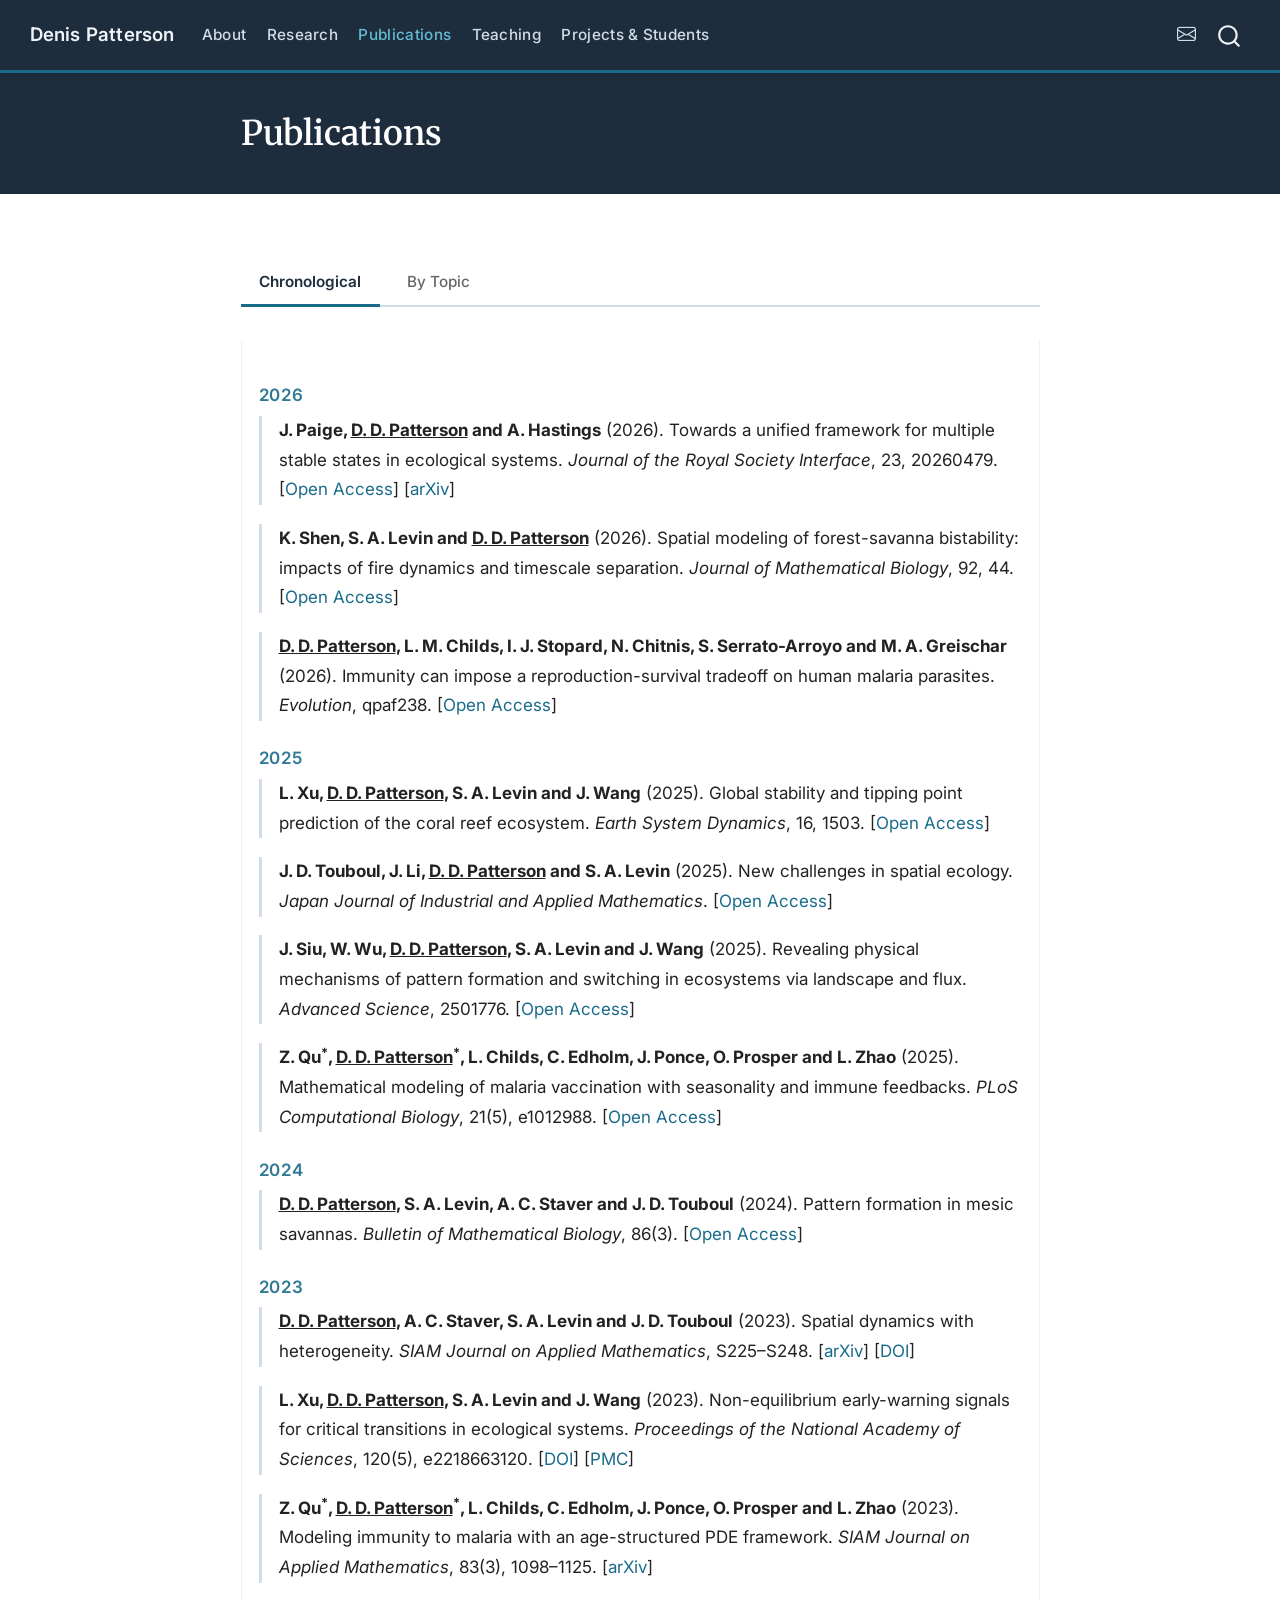
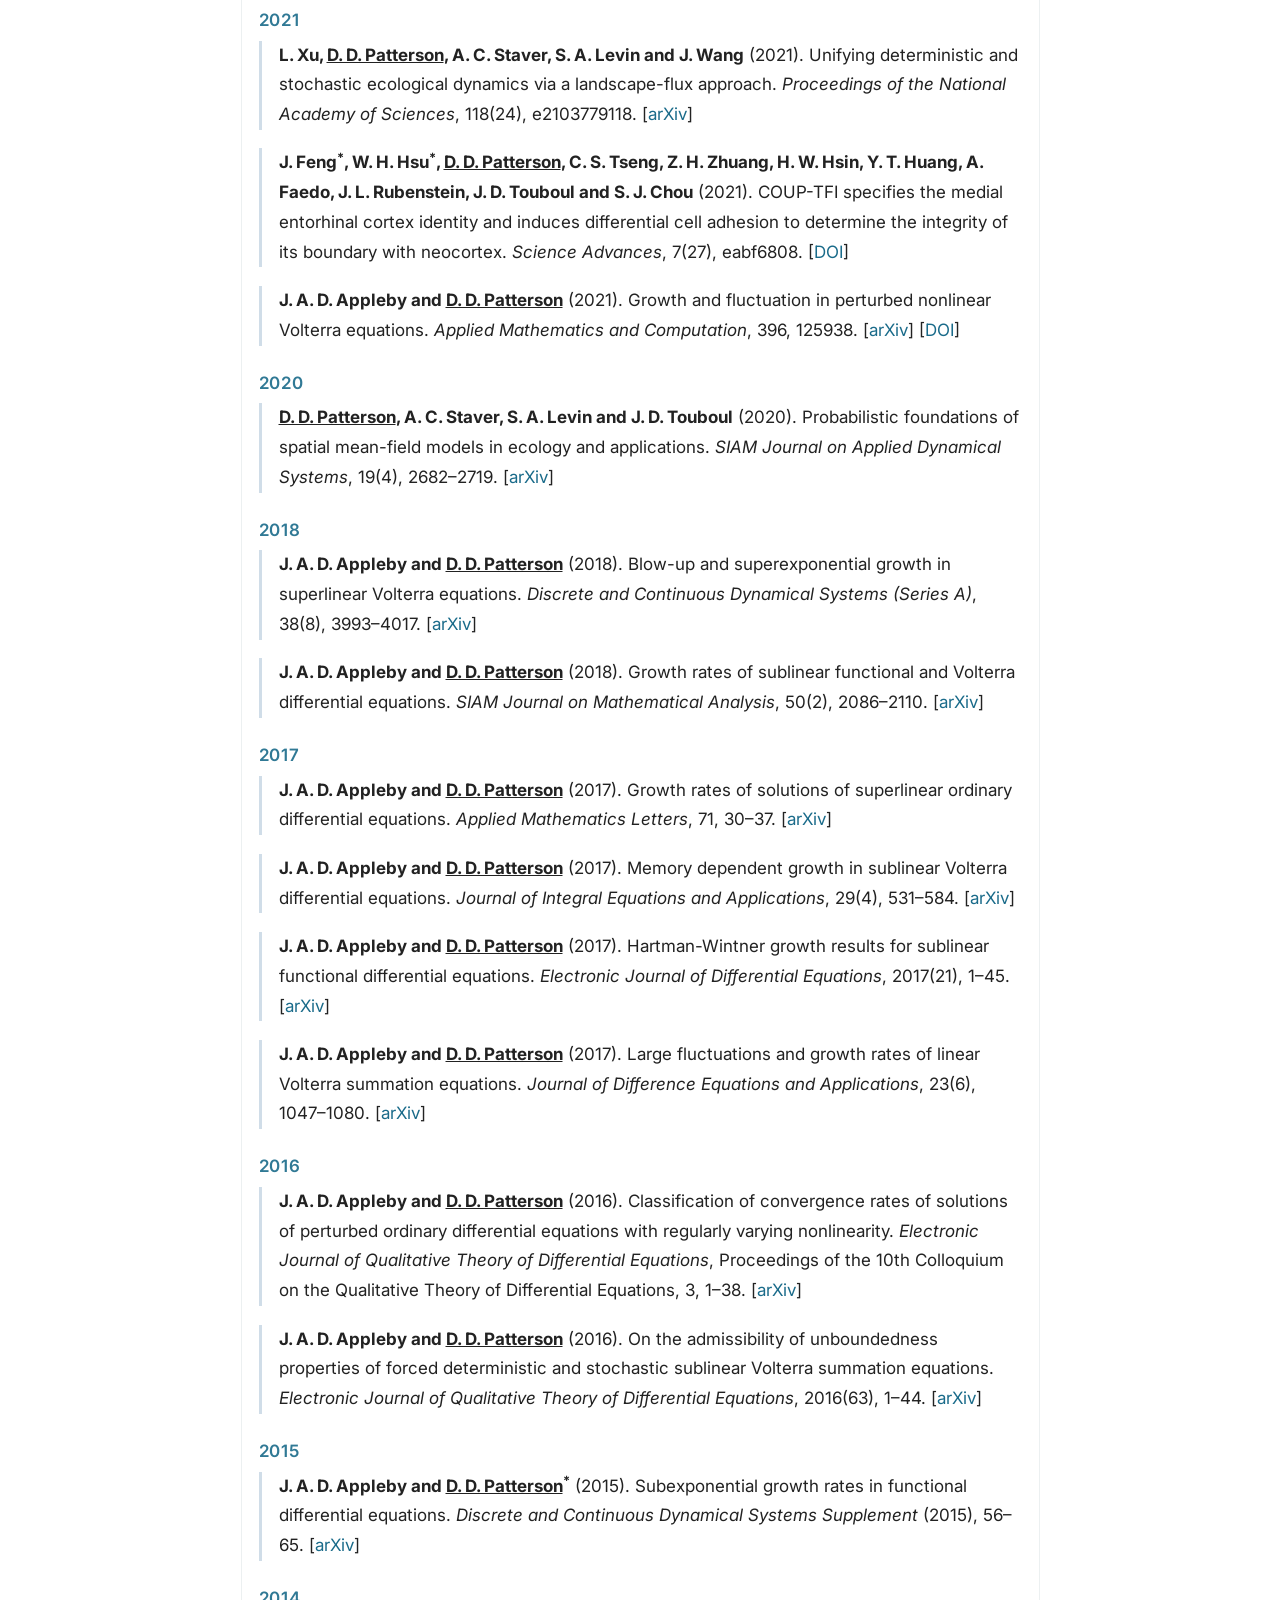
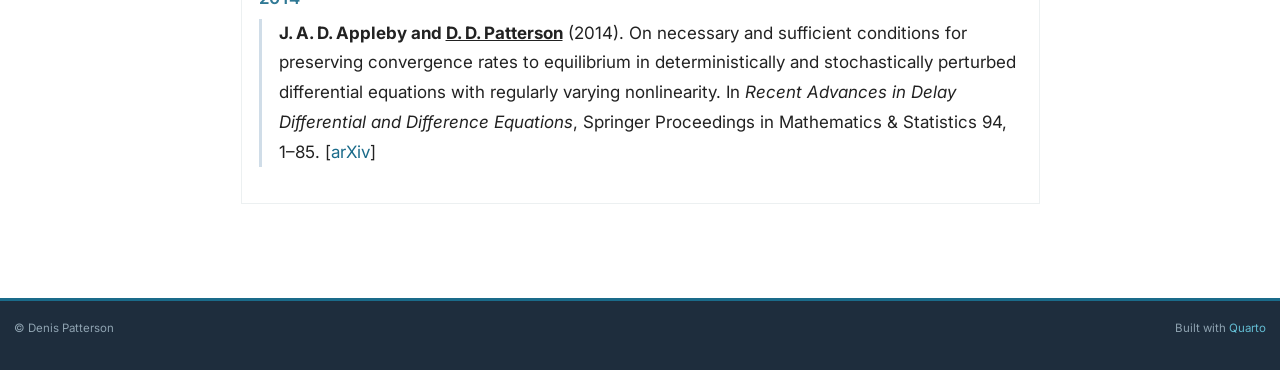
<file: docs/publications.html>
<!DOCTYPE html>
<html xmlns="http://www.w3.org/1999/xhtml" lang="en" xml:lang="en"><head>

<meta charset="utf-8">
<meta name="generator" content="quarto-1.7.31">

<meta name="viewport" content="width=device-width, initial-scale=1.0, user-scalable=yes">


<title>Publications – Denis Patterson</title>
<style>
code{white-space: pre-wrap;}
span.smallcaps{font-variant: small-caps;}
div.columns{display: flex; gap: min(4vw, 1.5em);}
div.column{flex: auto; overflow-x: auto;}
div.hanging-indent{margin-left: 1.5em; text-indent: -1.5em;}
ul.task-list{list-style: none;}
ul.task-list li input[type="checkbox"] {
  width: 0.8em;
  margin: 0 0.8em 0.2em -1em; /* quarto-specific, see https://github.com/quarto-dev/quarto-cli/issues/4556 */ 
  vertical-align: middle;
}
</style>


<script src="site_libs/quarto-nav/quarto-nav.js"></script>
<script src="site_libs/quarto-nav/headroom.min.js"></script>
<script src="site_libs/clipboard/clipboard.min.js"></script>
<script src="site_libs/quarto-search/autocomplete.umd.js"></script>
<script src="site_libs/quarto-search/fuse.min.js"></script>
<script src="site_libs/quarto-search/quarto-search.js"></script>
<meta name="quarto:offset" content="./">
<script src="site_libs/quarto-html/quarto.js" type="module"></script>
<script src="site_libs/quarto-html/tabsets/tabsets.js" type="module"></script>
<script src="site_libs/quarto-html/popper.min.js"></script>
<script src="site_libs/quarto-html/tippy.umd.min.js"></script>
<script src="site_libs/quarto-html/anchor.min.js"></script>
<link href="site_libs/quarto-html/tippy.css" rel="stylesheet">
<link href="site_libs/quarto-html/quarto-syntax-highlighting-e1a5c8363afafaef2c763b6775fbf3ca.css" rel="stylesheet" id="quarto-text-highlighting-styles">
<script src="site_libs/bootstrap/bootstrap.min.js"></script>
<link href="site_libs/bootstrap/bootstrap-icons.css" rel="stylesheet">
<link href="site_libs/bootstrap/bootstrap-c7e1ae6c76acb2c5c64237c6cdceb5c3.min.css" rel="stylesheet" append-hash="true" id="quarto-bootstrap" data-mode="light">
<script id="quarto-search-options" type="application/json">{
  "location": "navbar",
  "copy-button": false,
  "collapse-after": 3,
  "panel-placement": "end",
  "type": "overlay",
  "limit": 50,
  "keyboard-shortcut": [
    "f",
    "/",
    "s"
  ],
  "show-item-context": false,
  "language": {
    "search-no-results-text": "No results",
    "search-matching-documents-text": "matching documents",
    "search-copy-link-title": "Copy link to search",
    "search-hide-matches-text": "Hide additional matches",
    "search-more-match-text": "more match in this document",
    "search-more-matches-text": "more matches in this document",
    "search-clear-button-title": "Clear",
    "search-text-placeholder": "",
    "search-detached-cancel-button-title": "Cancel",
    "search-submit-button-title": "Submit",
    "search-label": "Search"
  }
}</script>
<script async="" src="https://www.googletagmanager.com/gtag/js?id=G-P1970XP1S5"></script>

<script type="text/javascript">

window.dataLayer = window.dataLayer || [];
function gtag(){dataLayer.push(arguments);}
gtag('js', new Date());
gtag('config', 'G-P1970XP1S5', { 'anonymize_ip': true});
</script>
<style>

      .quarto-title-block .quarto-title-banner h1,
      .quarto-title-block .quarto-title-banner h2,
      .quarto-title-block .quarto-title-banner h3,
      .quarto-title-block .quarto-title-banner h4,
      .quarto-title-block .quarto-title-banner h5,
      .quarto-title-block .quarto-title-banner h6
      {
        color: #ffffff;
      }

      .quarto-title-block .quarto-title-banner {
        color: #ffffff;
background: #1e2d3d;
      }
</style>


</head>

<body class="nav-fixed publications-page fullcontent quarto-light">

<div id="quarto-search-results"></div>
  <header id="quarto-header" class="headroom fixed-top quarto-banner">
    <nav class="navbar navbar-expand-lg " data-bs-theme="dark">
      <div class="navbar-container container-fluid">
      <div class="navbar-brand-container mx-auto">
    <a class="navbar-brand" href="./index.html">
    <span class="navbar-title">Denis Patterson</span>
    </a>
  </div>
            <div id="quarto-search" class="" title="Search"></div>
          <button class="navbar-toggler" type="button" data-bs-toggle="collapse" data-bs-target="#navbarCollapse" aria-controls="navbarCollapse" role="menu" aria-expanded="false" aria-label="Toggle navigation" onclick="if (window.quartoToggleHeadroom) { window.quartoToggleHeadroom(); }">
  <span class="navbar-toggler-icon"></span>
</button>
          <div class="collapse navbar-collapse" id="navbarCollapse">
            <ul class="navbar-nav navbar-nav-scroll me-auto">
  <li class="nav-item">
    <a class="nav-link" href="./index.html"> 
<span class="menu-text">About</span></a>
  </li>  
  <li class="nav-item">
    <a class="nav-link" href="./research.html"> 
<span class="menu-text">Research</span></a>
  </li>  
  <li class="nav-item">
    <a class="nav-link active" href="./publications.html" aria-current="page"> 
<span class="menu-text">Publications</span></a>
  </li>  
  <li class="nav-item">
    <a class="nav-link" href="./teaching.html"> 
<span class="menu-text">Teaching</span></a>
  </li>  
  <li class="nav-item">
    <a class="nav-link" href="./people.html"> 
<span class="menu-text">Projects &amp; Students</span></a>
  </li>  
</ul>
            <ul class="navbar-nav navbar-nav-scroll ms-auto">
  <li class="nav-item compact">
    <a class="nav-link" href="mailto:denis.d.patterson@durham.ac.uk"> <i class="bi bi-envelope" role="img" aria-label="Email">
</i> 
<span class="menu-text"></span></a>
  </li>  
</ul>
          </div> <!-- /navcollapse -->
            <div class="quarto-navbar-tools">
</div>
      </div> <!-- /container-fluid -->
    </nav>
</header>
<!-- content -->
<header id="title-block-header" class="quarto-title-block default page-columns page-full">
  <div class="quarto-title-banner page-columns page-full">
    <div class="quarto-title column-body">
      <h1 class="title">Publications</h1>
                      </div>
  </div>
    
  
  <div class="quarto-title-meta">

      
    
      
    </div>
    
  
  </header><div id="quarto-content" class="quarto-container page-columns page-rows-contents page-layout-article page-navbar">
<!-- sidebar -->
<!-- margin-sidebar -->
    
<!-- main -->
<main class="content quarto-banner-title-block" id="quarto-document-content">





<div class="tabset-margin-container"></div><div class="panel-tabset">
<ul class="nav nav-tabs" role="tablist"><li class="nav-item" role="presentation"><a class="nav-link active" id="tabset-1-1-tab" data-bs-toggle="tab" data-bs-target="#tabset-1-1" role="tab" aria-controls="tabset-1-1" aria-selected="true">Chronological</a></li><li class="nav-item" role="presentation"><a class="nav-link" id="tabset-1-2-tab" data-bs-toggle="tab" data-bs-target="#tabset-1-2" role="tab" aria-controls="tabset-1-2" aria-selected="false">By Topic</a></li></ul>
<div class="tab-content">
<div id="tabset-1-1" class="tab-pane active" role="tabpanel" aria-labelledby="tabset-1-1-tab">
<section id="section" class="level3">
<h3 class="anchored" data-anchor-id="section">2026</h3>
<p><strong>J. Paige, <u>D. D. Patterson</u> and A. Hastings</strong> (2026). Towards a unified framework for multiple stable states in ecological systems. <em>Journal of the Royal Society Interface</em>, 23, 20260479. [<a href="https://doi.org/10.1098/rsif.2026.0479">Open Access</a>] [<a href="https://arxiv.org/abs/2605.05966">arXiv</a>]</p>
<p><strong>K. Shen, S. A. Levin and <u>D. D. Patterson</u></strong> (2026). Spatial modeling of forest-savanna bistability: impacts of fire dynamics and timescale separation. <em>Journal of Mathematical Biology</em>, 92, 44. [<a href="https://doi.org/10.1007/s00285-026-02363-9">Open Access</a>]</p>
<p><strong><u>D. D. Patterson</u>, L. M. Childs, I. J. Stopard, N. Chitnis, S. Serrato-Arroyo and M. A. Greischar</strong> (2026). Immunity can impose a reproduction-survival tradeoff on human malaria parasites. <em>Evolution</em>, qpaf238. [<a href="https://doi.org/10.1093/evolut/qpaf238">Open Access</a>]</p>
</section>
<section id="section-1" class="level3">
<h3 class="anchored" data-anchor-id="section-1">2025</h3>
<p><strong>L. Xu, <u>D. D. Patterson</u>, S. A. Levin and J. Wang</strong> (2025). Global stability and tipping point prediction of the coral reef ecosystem. <em>Earth System Dynamics</em>, 16, 1503. [<a href="https://esd.copernicus.org/articles/16/1503/2025/">Open Access</a>]</p>
<p><strong>J. D. Touboul, J. Li, <u>D. D. Patterson</u> and S. A. Levin</strong> (2025). New challenges in spatial ecology. <em>Japan Journal of Industrial and Applied Mathematics</em>. [<a href="https://doi.org/10.1007/s13160-025-00720-7">Open Access</a>]</p>
<p><strong>J. Siu, W. Wu, <u>D. D. Patterson</u>, S. A. Levin and J. Wang</strong> (2025). Revealing physical mechanisms of pattern formation and switching in ecosystems via landscape and flux. <em>Advanced Science</em>, 2501776. [<a href="https://doi.org/10.1002/advs.202501776">Open Access</a>]</p>
<p><strong>Z. Qu<sup>*</sup>, <u>D. D. Patterson</u><sup>*</sup>, L. Childs, C. Edholm, J. Ponce, O. Prosper and L. Zhao</strong> (2025). Mathematical modeling of malaria vaccination with seasonality and immune feedbacks. <em>PLoS Computational Biology</em>, 21(5), e1012988. [<a href="https://doi.org/10.1371/journal.pcbi.1012988">Open Access</a>]</p>
</section>
<section id="section-2" class="level3">
<h3 class="anchored" data-anchor-id="section-2">2024</h3>
<p><strong><u>D. D. Patterson</u>, S. A. Levin, A. C. Staver and J. D. Touboul</strong> (2024). Pattern formation in mesic savannas. <em>Bulletin of Mathematical Biology</em>, 86(3). [<a href="https://doi.org/10.1007/s11538-023-01231-7">Open Access</a>]</p>
</section>
<section id="section-3" class="level3">
<h3 class="anchored" data-anchor-id="section-3">2023</h3>
<p><strong><u>D. D. Patterson</u>, A. C. Staver, S. A. Levin and J. D. Touboul</strong> (2023). Spatial dynamics with heterogeneity. <em>SIAM Journal on Applied Mathematics</em>, S225–S248. [<a href="https://arxiv.org/abs/2305.05007">arXiv</a>] [<a href="https://doi.org/10.1137/22M1509850">DOI</a>]</p>
<p><strong>L. Xu, <u>D. D. Patterson</u>, S. A. Levin and J. Wang</strong> (2023). Non-equilibrium early-warning signals for critical transitions in ecological systems. <em>Proceedings of the National Academy of Sciences</em>, 120(5), e2218663120. [<a href="https://doi.org/10.1073/pnas.2218663120">DOI</a>] [<a href="https://pmc.ncbi.nlm.nih.gov/articles/PMC9945981/">PMC</a>]</p>
<p><strong>Z. Qu<sup>*</sup>, <u>D. D. Patterson</u><sup>*</sup>, L. Childs, C. Edholm, J. Ponce, O. Prosper and L. Zhao</strong> (2023). Modeling immunity to malaria with an age-structured PDE framework. <em>SIAM Journal on Applied Mathematics</em>, 83(3), 1098–1125. [<a href="https://arxiv.org/abs/2112.12721">arXiv</a>]</p>
</section>
<section id="section-4" class="level3">
<h3 class="anchored" data-anchor-id="section-4">2021</h3>
<p><strong>L. Xu, <u>D. D. Patterson</u>, A. C. Staver, S. A. Levin and J. Wang</strong> (2021). Unifying deterministic and stochastic ecological dynamics via a landscape-flux approach. <em>Proceedings of the National Academy of Sciences</em>, 118(24), e2103779118. [<a href="https://arxiv.org/abs/2103.08198">arXiv</a>]</p>
<p><strong>J. Feng<sup>*</sup>, W. H. Hsu<sup>*</sup>, <u>D. D. Patterson</u>, C. S. Tseng, Z. H. Zhuang, H. W. Hsin, Y. T. Huang, A. Faedo, J. L. Rubenstein, J. D. Touboul and S. J. Chou</strong> (2021). COUP-TFI specifies the medial entorhinal cortex identity and induces differential cell adhesion to determine the integrity of its boundary with neocortex. <em>Science Advances</em>, 7(27), eabf6808. [<a href="https://doi.org/10.1126/sciadv.abf6808">DOI</a>]</p>
<p><strong>J. A. D. Appleby and <u>D. D. Patterson</u></strong> (2021). Growth and fluctuation in perturbed nonlinear Volterra equations. <em>Applied Mathematics and Computation</em>, 396, 125938. [<a href="https://arxiv.org/abs/1612.00515">arXiv</a>] [<a href="https://doi.org/10.1016/j.amc.2020.125938">DOI</a>]</p>
</section>
<section id="section-5" class="level3">
<h3 class="anchored" data-anchor-id="section-5">2020</h3>
<p><strong><u>D. D. Patterson</u>, A. C. Staver, S. A. Levin and J. D. Touboul</strong> (2020). Probabilistic foundations of spatial mean-field models in ecology and applications. <em>SIAM Journal on Applied Dynamical Systems</em>, 19(4), 2682–2719. [<a href="https://arxiv.org/abs/1911.06770">arXiv</a>]</p>
</section>
<section id="section-6" class="level3">
<h3 class="anchored" data-anchor-id="section-6">2018</h3>
<p><strong>J. A. D. Appleby and <u>D. D. Patterson</u></strong> (2018). Blow-up and superexponential growth in superlinear Volterra equations. <em>Discrete and Continuous Dynamical Systems (Series A)</em>, 38(8), 3993–4017. [<a href="https://arxiv.org/abs/1710.07583">arXiv</a>]</p>
<p><strong>J. A. D. Appleby and <u>D. D. Patterson</u></strong> (2018). Growth rates of sublinear functional and Volterra differential equations. <em>SIAM Journal on Mathematical Analysis</em>, 50(2), 2086–2110. [<a href="https://arxiv.org/abs/1602.06256">arXiv</a>]</p>
</section>
<section id="section-7" class="level3">
<h3 class="anchored" data-anchor-id="section-7">2017</h3>
<p><strong>J. A. D. Appleby and <u>D. D. Patterson</u></strong> (2017). Growth rates of solutions of superlinear ordinary differential equations. <em>Applied Mathematics Letters</em>, 71, 30–37. [<a href="https://arxiv.org/abs/1702.06427">arXiv</a>]</p>
<p><strong>J. A. D. Appleby and <u>D. D. Patterson</u></strong> (2017). Memory dependent growth in sublinear Volterra differential equations. <em>Journal of Integral Equations and Applications</em>, 29(4), 531–584. [<a href="https://arxiv.org/abs/1604.00945">arXiv</a>]</p>
<p><strong>J. A. D. Appleby and <u>D. D. Patterson</u></strong> (2017). Hartman-Wintner growth results for sublinear functional differential equations. <em>Electronic Journal of Differential Equations</em>, 2017(21), 1–45. [<a href="https://arxiv.org/abs/1612.00512">arXiv</a>]</p>
<p><strong>J. A. D. Appleby and <u>D. D. Patterson</u></strong> (2017). Large fluctuations and growth rates of linear Volterra summation equations. <em>Journal of Difference Equations and Applications</em>, 23(6), 1047–1080. [<a href="https://arxiv.org/abs/1610.02835">arXiv</a>]</p>
</section>
<section id="section-8" class="level3">
<h3 class="anchored" data-anchor-id="section-8">2016</h3>
<p><strong>J. A. D. Appleby and <u>D. D. Patterson</u></strong> (2016). Classification of convergence rates of solutions of perturbed ordinary differential equations with regularly varying nonlinearity. <em>Electronic Journal of Qualitative Theory of Differential Equations</em>, Proceedings of the 10th Colloquium on the Qualitative Theory of Differential Equations, 3, 1–38. [<a href="https://arxiv.org/abs/1303.3345">arXiv</a>]</p>
<p><strong>J. A. D. Appleby and <u>D. D. Patterson</u></strong> (2016). On the admissibility of unboundedness properties of forced deterministic and stochastic sublinear Volterra summation equations. <em>Electronic Journal of Qualitative Theory of Differential Equations</em>, 2016(63), 1–44. [<a href="https://arxiv.org/abs/1607.00419">arXiv</a>]</p>
</section>
<section id="section-9" class="level3">
<h3 class="anchored" data-anchor-id="section-9">2015</h3>
<p><strong>J. A. D. Appleby and <u>D. D. Patterson</u><sup>*</sup></strong> (2015). Subexponential growth rates in functional differential equations. <em>Discrete and Continuous Dynamical Systems Supplement</em> (2015), 56–65. [<a href="https://arxiv.org/abs/1409.4201">arXiv</a>]</p>
</section>
<section id="section-10" class="level3">
<h3 class="anchored" data-anchor-id="section-10">2014</h3>
<p><strong>J. A. D. Appleby and <u>D. D. Patterson</u></strong> (2014). On necessary and sufficient conditions for preserving convergence rates to equilibrium in deterministically and stochastically perturbed differential equations with regularly varying nonlinearity. In <em>Recent Advances in Delay Differential and Difference Equations</em>, Springer Proceedings in Mathematics &amp; Statistics 94, 1–85. [<a href="https://arxiv.org/abs/1409.1024">arXiv</a>]</p>
</section>
</div>
<div id="tabset-1-2" class="tab-pane" role="tabpanel" aria-labelledby="tabset-1-2-tab">
<section id="mathematical-ecology" class="level3">
<h3 class="anchored" data-anchor-id="mathematical-ecology">Mathematical Ecology</h3>
<p><strong>J. Paige, <u>D. D. Patterson</u> and A. Hastings</strong> (2026). Towards a unified framework for multiple stable states in ecological systems. <em>Journal of the Royal Society Interface</em>, 23, 20260479. [<a href="https://doi.org/10.1098/rsif.2026.0479">Open Access</a>] [<a href="https://arxiv.org/abs/2605.05966">arXiv</a>]</p>
<p><strong>K. Shen, S. A. Levin and <u>D. D. Patterson</u></strong> (2026). Spatial modeling of forest-savanna bistability: impacts of fire dynamics and timescale separation. <em>Journal of Mathematical Biology</em>, 92, 44. [<a href="https://doi.org/10.1007/s00285-026-02363-9">Open Access</a>]</p>
<p><strong>L. Xu, <u>D. D. Patterson</u>, S. A. Levin and J. Wang</strong> (2025). Global stability and tipping point prediction of the coral reef ecosystem. <em>Earth System Dynamics</em>, 16, 1503. [<a href="https://esd.copernicus.org/articles/16/1503/2025/">Open Access</a>]</p>
<p><strong>J. D. Touboul, J. Li, <u>D. D. Patterson</u> and S. A. Levin</strong> (2025). New challenges in spatial ecology. <em>Japan Journal of Industrial and Applied Mathematics</em>. [<a href="https://doi.org/10.1007/s13160-025-00720-7">Open Access</a>]</p>
<p><strong>J. Siu, W. Wu, <u>D. D. Patterson</u>, S. A. Levin and J. Wang</strong> (2025). Revealing physical mechanisms of pattern formation and switching in ecosystems via landscape and flux. <em>Advanced Science</em>, 2501776. [<a href="https://doi.org/10.1002/advs.202501776">Open Access</a>]</p>
<p><strong><u>D. D. Patterson</u>, S. A. Levin, A. C. Staver and J. D. Touboul</strong> (2024). Pattern formation in mesic savannas. <em>Bulletin of Mathematical Biology</em>, 86(3). [<a href="https://doi.org/10.1007/s11538-023-01231-7">Open Access</a>]</p>
<p><strong><u>D. D. Patterson</u>, A. C. Staver, S. A. Levin and J. D. Touboul</strong> (2023). Spatial dynamics with heterogeneity. <em>SIAM Journal on Applied Mathematics</em>, S225–S248. [<a href="https://arxiv.org/abs/2305.05007">arXiv</a>] [<a href="https://doi.org/10.1137/22M1509850">DOI</a>]</p>
<p><strong>L. Xu, <u>D. D. Patterson</u>, S. A. Levin and J. Wang</strong> (2023). Non-equilibrium early-warning signals for critical transitions in ecological systems. <em>Proceedings of the National Academy of Sciences</em>, 120(5), e2218663120. [<a href="https://doi.org/10.1073/pnas.2218663120">DOI</a>] [<a href="https://pmc.ncbi.nlm.nih.gov/articles/PMC9945981/">PMC</a>]</p>
<p><strong>L. Xu, <u>D. D. Patterson</u>, A. C. Staver, S. A. Levin and J. Wang</strong> (2021). Unifying deterministic and stochastic ecological dynamics via a landscape-flux approach. <em>Proceedings of the National Academy of Sciences</em>, 118(24), e2103779118. [<a href="https://arxiv.org/abs/2103.08198">arXiv</a>]</p>
<p><strong><u>D. D. Patterson</u>, A. C. Staver, S. A. Levin and J. D. Touboul</strong> (2020). Probabilistic foundations of spatial mean-field models in ecology and applications. <em>SIAM Journal on Applied Dynamical Systems</em>, 19(4), 2682–2719. [<a href="https://arxiv.org/abs/1911.06770">arXiv</a>]</p>
</section>
<section id="mathematical-epidemiology-malaria" class="level3">
<h3 class="anchored" data-anchor-id="mathematical-epidemiology-malaria">Mathematical Epidemiology: Malaria</h3>
<p><strong><u>D. D. Patterson</u>, L. M. Childs, I. J. Stopard, N. Chitnis, S. Serrato-Arroyo and M. A. Greischar</strong> (2026). Immunity can impose a reproduction-survival tradeoff on human malaria parasites. <em>Evolution</em>, qpaf238. [<a href="https://doi.org/10.1093/evolut/qpaf238">Open Access</a>]</p>
<p><strong>Z. Qu<sup>*</sup>, <u>D. D. Patterson</u><sup>*</sup>, L. Childs, C. Edholm, J. Ponce, O. Prosper and L. Zhao</strong> (2025). Mathematical modeling of malaria vaccination with seasonality and immune feedbacks. <em>PLoS Computational Biology</em>, 21(5), e1012988. [<a href="https://doi.org/10.1371/journal.pcbi.1012988">Open Access</a>]</p>
<p><strong>Z. Qu<sup>*</sup>, <u>D. D. Patterson</u><sup>*</sup>, L. Childs, C. Edholm, J. Ponce, O. Prosper and L. Zhao</strong> (2023). Modeling immunity to malaria with an age-structured PDE framework. <em>SIAM Journal on Applied Mathematics</em>, 83(3), 1098–1125. [<a href="https://arxiv.org/abs/2112.12721">arXiv</a>]</p>
</section>
<section id="mathematical-modelling-developmental-biology" class="level3">
<h3 class="anchored" data-anchor-id="mathematical-modelling-developmental-biology">Mathematical Modelling: Developmental Biology</h3>
<p><strong>J. Feng<sup>*</sup>, W. H. Hsu<sup>*</sup>, <u>D. D. Patterson</u>, C. S. Tseng, Z. H. Zhuang, H. W. Hsin, Y. T. Huang, A. Faedo, J. L. Rubenstein, J. D. Touboul and S. J. Chou</strong> (2021). COUP-TFI specifies the medial entorhinal cortex identity and induces differential cell adhesion to determine the integrity of its boundary with neocortex. <em>Science Advances</em>, 7(27), eabf6808. [<a href="https://doi.org/10.1126/sciadv.abf6808">DOI</a>]</p>
</section>
<section id="functional-differential-equations" class="level3">
<h3 class="anchored" data-anchor-id="functional-differential-equations">Functional Differential Equations</h3>
<section id="finite-time-blow-up-of-systems-with-memory" class="level4">
<h4 class="anchored" data-anchor-id="finite-time-blow-up-of-systems-with-memory">Finite-time blow-up of systems with memory</h4>
<p><strong>J. A. D. Appleby and <u>D. D. Patterson</u></strong> (2018). Blow-up and superexponential growth in superlinear Volterra equations. <em>Discrete and Continuous Dynamical Systems (Series A)</em>, 38(8), 3993–4017. [<a href="https://arxiv.org/abs/1710.07583">arXiv</a>]</p>
<p><strong>J. A. D. Appleby and <u>D. D. Patterson</u></strong> (2017). Growth rates of solutions of superlinear ordinary differential equations. <em>Applied Mathematics Letters</em>, 71, 30–37. [<a href="https://arxiv.org/abs/1702.06427">arXiv</a>]</p>
</section>
<section id="growth-rates-of-systems-with-memory" class="level4">
<h4 class="anchored" data-anchor-id="growth-rates-of-systems-with-memory">Growth rates of systems with memory</h4>
<p><strong>J. A. D. Appleby and <u>D. D. Patterson</u></strong> (2021). Growth and fluctuation in perturbed nonlinear Volterra equations. <em>Applied Mathematics and Computation</em>, 396, 125938. [<a href="https://arxiv.org/abs/1612.00515">arXiv</a>] [<a href="https://doi.org/10.1016/j.amc.2020.125938">DOI</a>]</p>
<p><strong>J. A. D. Appleby and <u>D. D. Patterson</u></strong> (2018). Growth rates of sublinear functional and Volterra differential equations. <em>SIAM Journal on Mathematical Analysis</em>, 50(2), 2086–2110. [<a href="https://arxiv.org/abs/1602.06256">arXiv</a>]</p>
<p><strong>J. A. D. Appleby and <u>D. D. Patterson</u></strong> (2017). Memory dependent growth in sublinear Volterra differential equations. <em>Journal of Integral Equations and Applications</em>, 29(4), 531–584. [<a href="https://arxiv.org/abs/1604.00945">arXiv</a>]</p>
<p><strong>J. A. D. Appleby and <u>D. D. Patterson</u></strong> (2017). Hartman-Wintner growth results for sublinear functional differential equations. <em>Electronic Journal of Differential Equations</em>, 2017(21), 1–45. [<a href="https://arxiv.org/abs/1612.00512">arXiv</a>]</p>
<p><strong>J. A. D. Appleby and <u>D. D. Patterson</u><sup>*</sup></strong> (2015). Subexponential growth rates in functional differential equations. <em>Discrete and Continuous Dynamical Systems Supplement</em> (2015), 56–65. [<a href="https://arxiv.org/abs/1409.4201">arXiv</a>]</p>
</section>
<section id="discrete-systems-with-memory" class="level4">
<h4 class="anchored" data-anchor-id="discrete-systems-with-memory">Discrete systems with memory</h4>
<p><strong>J. A. D. Appleby and <u>D. D. Patterson</u></strong> (2017). Large fluctuations and growth rates of linear Volterra summation equations. <em>Journal of Difference Equations and Applications</em>, 23(6), 1047–1080. [<a href="https://arxiv.org/abs/1610.02835">arXiv</a>]</p>
<p><strong>J. A. D. Appleby and <u>D. D. Patterson</u></strong> (2016). On the admissibility of unboundedness properties of forced deterministic and stochastic sublinear Volterra summation equations. <em>Electronic Journal of Qualitative Theory of Differential Equations</em>, 2016(63), 1–44. [<a href="https://arxiv.org/abs/1607.00419">arXiv</a>]</p>
</section>
<section id="convergence-rates-of-stable-solutions" class="level4">
<h4 class="anchored" data-anchor-id="convergence-rates-of-stable-solutions">Convergence rates of stable solutions</h4>
<p><strong>J. A. D. Appleby and <u>D. D. Patterson</u></strong> (2016). Classification of convergence rates of solutions of perturbed ordinary differential equations with regularly varying nonlinearity. <em>Electronic Journal of Qualitative Theory of Differential Equations</em>, Proceedings of the 10th Colloquium on the Qualitative Theory of Differential Equations, 3, 1–38. [<a href="https://arxiv.org/abs/1303.3345">arXiv</a>]</p>
<p><strong>J. A. D. Appleby and <u>D. D. Patterson</u></strong> (2014). On necessary and sufficient conditions for preserving convergence rates to equilibrium in deterministically and stochastically perturbed differential equations with regularly varying nonlinearity. In <em>Recent Advances in Delay Differential and Difference Equations</em>, Springer Proceedings in Mathematics &amp; Statistics 94, 1–85. [<a href="https://arxiv.org/abs/1409.1024">arXiv</a>]</p>
</section>
</section>
</div>
</div>
</div>



</main> <!-- /main -->
<script id="quarto-html-after-body" type="application/javascript">
  window.document.addEventListener("DOMContentLoaded", function (event) {
    const icon = "";
    const anchorJS = new window.AnchorJS();
    anchorJS.options = {
      placement: 'right',
      icon: icon
    };
    anchorJS.add('.anchored');
    const isCodeAnnotation = (el) => {
      for (const clz of el.classList) {
        if (clz.startsWith('code-annotation-')) {                     
          return true;
        }
      }
      return false;
    }
    const onCopySuccess = function(e) {
      // button target
      const button = e.trigger;
      // don't keep focus
      button.blur();
      // flash "checked"
      button.classList.add('code-copy-button-checked');
      var currentTitle = button.getAttribute("title");
      button.setAttribute("title", "Copied!");
      let tooltip;
      if (window.bootstrap) {
        button.setAttribute("data-bs-toggle", "tooltip");
        button.setAttribute("data-bs-placement", "left");
        button.setAttribute("data-bs-title", "Copied!");
        tooltip = new bootstrap.Tooltip(button, 
          { trigger: "manual", 
            customClass: "code-copy-button-tooltip",
            offset: [0, -8]});
        tooltip.show();    
      }
      setTimeout(function() {
        if (tooltip) {
          tooltip.hide();
          button.removeAttribute("data-bs-title");
          button.removeAttribute("data-bs-toggle");
          button.removeAttribute("data-bs-placement");
        }
        button.setAttribute("title", currentTitle);
        button.classList.remove('code-copy-button-checked');
      }, 1000);
      // clear code selection
      e.clearSelection();
    }
    const getTextToCopy = function(trigger) {
        const codeEl = trigger.previousElementSibling.cloneNode(true);
        for (const childEl of codeEl.children) {
          if (isCodeAnnotation(childEl)) {
            childEl.remove();
          }
        }
        return codeEl.innerText;
    }
    const clipboard = new window.ClipboardJS('.code-copy-button:not([data-in-quarto-modal])', {
      text: getTextToCopy
    });
    clipboard.on('success', onCopySuccess);
    if (window.document.getElementById('quarto-embedded-source-code-modal')) {
      const clipboardModal = new window.ClipboardJS('.code-copy-button[data-in-quarto-modal]', {
        text: getTextToCopy,
        container: window.document.getElementById('quarto-embedded-source-code-modal')
      });
      clipboardModal.on('success', onCopySuccess);
    }
      var localhostRegex = new RegExp(/^(?:http|https):\/\/localhost\:?[0-9]*\//);
      var mailtoRegex = new RegExp(/^mailto:/);
        var filterRegex = new RegExp('/' + window.location.host + '/');
      var isInternal = (href) => {
          return filterRegex.test(href) || localhostRegex.test(href) || mailtoRegex.test(href);
      }
      // Inspect non-navigation links and adorn them if external
     var links = window.document.querySelectorAll('a[href]:not(.nav-link):not(.navbar-brand):not(.toc-action):not(.sidebar-link):not(.sidebar-item-toggle):not(.pagination-link):not(.no-external):not([aria-hidden]):not(.dropdown-item):not(.quarto-navigation-tool):not(.about-link)');
      for (var i=0; i<links.length; i++) {
        const link = links[i];
        if (!isInternal(link.href)) {
          // undo the damage that might have been done by quarto-nav.js in the case of
          // links that we want to consider external
          if (link.dataset.originalHref !== undefined) {
            link.href = link.dataset.originalHref;
          }
            // target, if specified
            link.setAttribute("target", "_blank");
            if (link.getAttribute("rel") === null) {
              link.setAttribute("rel", "noopener");
            }
        }
      }
    function tippyHover(el, contentFn, onTriggerFn, onUntriggerFn) {
      const config = {
        allowHTML: true,
        maxWidth: 500,
        delay: 100,
        arrow: false,
        appendTo: function(el) {
            return el.parentElement;
        },
        interactive: true,
        interactiveBorder: 10,
        theme: 'quarto',
        placement: 'bottom-start',
      };
      if (contentFn) {
        config.content = contentFn;
      }
      if (onTriggerFn) {
        config.onTrigger = onTriggerFn;
      }
      if (onUntriggerFn) {
        config.onUntrigger = onUntriggerFn;
      }
      window.tippy(el, config); 
    }
    const noterefs = window.document.querySelectorAll('a[role="doc-noteref"]');
    for (var i=0; i<noterefs.length; i++) {
      const ref = noterefs[i];
      tippyHover(ref, function() {
        // use id or data attribute instead here
        let href = ref.getAttribute('data-footnote-href') || ref.getAttribute('href');
        try { href = new URL(href).hash; } catch {}
        const id = href.replace(/^#\/?/, "");
        const note = window.document.getElementById(id);
        if (note) {
          return note.innerHTML;
        } else {
          return "";
        }
      });
    }
    const xrefs = window.document.querySelectorAll('a.quarto-xref');
    const processXRef = (id, note) => {
      // Strip column container classes
      const stripColumnClz = (el) => {
        el.classList.remove("page-full", "page-columns");
        if (el.children) {
          for (const child of el.children) {
            stripColumnClz(child);
          }
        }
      }
      stripColumnClz(note)
      if (id === null || id.startsWith('sec-')) {
        // Special case sections, only their first couple elements
        const container = document.createElement("div");
        if (note.children && note.children.length > 2) {
          container.appendChild(note.children[0].cloneNode(true));
          for (let i = 1; i < note.children.length; i++) {
            const child = note.children[i];
            if (child.tagName === "P" && child.innerText === "") {
              continue;
            } else {
              container.appendChild(child.cloneNode(true));
              break;
            }
          }
          if (window.Quarto?.typesetMath) {
            window.Quarto.typesetMath(container);
          }
          return container.innerHTML
        } else {
          if (window.Quarto?.typesetMath) {
            window.Quarto.typesetMath(note);
          }
          return note.innerHTML;
        }
      } else {
        // Remove any anchor links if they are present
        const anchorLink = note.querySelector('a.anchorjs-link');
        if (anchorLink) {
          anchorLink.remove();
        }
        if (window.Quarto?.typesetMath) {
          window.Quarto.typesetMath(note);
        }
        if (note.classList.contains("callout")) {
          return note.outerHTML;
        } else {
          return note.innerHTML;
        }
      }
    }
    for (var i=0; i<xrefs.length; i++) {
      const xref = xrefs[i];
      tippyHover(xref, undefined, function(instance) {
        instance.disable();
        let url = xref.getAttribute('href');
        let hash = undefined; 
        if (url.startsWith('#')) {
          hash = url;
        } else {
          try { hash = new URL(url).hash; } catch {}
        }
        if (hash) {
          const id = hash.replace(/^#\/?/, "");
          const note = window.document.getElementById(id);
          if (note !== null) {
            try {
              const html = processXRef(id, note.cloneNode(true));
              instance.setContent(html);
            } finally {
              instance.enable();
              instance.show();
            }
          } else {
            // See if we can fetch this
            fetch(url.split('#')[0])
            .then(res => res.text())
            .then(html => {
              const parser = new DOMParser();
              const htmlDoc = parser.parseFromString(html, "text/html");
              const note = htmlDoc.getElementById(id);
              if (note !== null) {
                const html = processXRef(id, note);
                instance.setContent(html);
              } 
            }).finally(() => {
              instance.enable();
              instance.show();
            });
          }
        } else {
          // See if we can fetch a full url (with no hash to target)
          // This is a special case and we should probably do some content thinning / targeting
          fetch(url)
          .then(res => res.text())
          .then(html => {
            const parser = new DOMParser();
            const htmlDoc = parser.parseFromString(html, "text/html");
            const note = htmlDoc.querySelector('main.content');
            if (note !== null) {
              // This should only happen for chapter cross references
              // (since there is no id in the URL)
              // remove the first header
              if (note.children.length > 0 && note.children[0].tagName === "HEADER") {
                note.children[0].remove();
              }
              const html = processXRef(null, note);
              instance.setContent(html);
            } 
          }).finally(() => {
            instance.enable();
            instance.show();
          });
        }
      }, function(instance) {
      });
    }
        let selectedAnnoteEl;
        const selectorForAnnotation = ( cell, annotation) => {
          let cellAttr = 'data-code-cell="' + cell + '"';
          let lineAttr = 'data-code-annotation="' +  annotation + '"';
          const selector = 'span[' + cellAttr + '][' + lineAttr + ']';
          return selector;
        }
        const selectCodeLines = (annoteEl) => {
          const doc = window.document;
          const targetCell = annoteEl.getAttribute("data-target-cell");
          const targetAnnotation = annoteEl.getAttribute("data-target-annotation");
          const annoteSpan = window.document.querySelector(selectorForAnnotation(targetCell, targetAnnotation));
          const lines = annoteSpan.getAttribute("data-code-lines").split(",");
          const lineIds = lines.map((line) => {
            return targetCell + "-" + line;
          })
          let top = null;
          let height = null;
          let parent = null;
          if (lineIds.length > 0) {
              //compute the position of the single el (top and bottom and make a div)
              const el = window.document.getElementById(lineIds[0]);
              top = el.offsetTop;
              height = el.offsetHeight;
              parent = el.parentElement.parentElement;
            if (lineIds.length > 1) {
              const lastEl = window.document.getElementById(lineIds[lineIds.length - 1]);
              const bottom = lastEl.offsetTop + lastEl.offsetHeight;
              height = bottom - top;
            }
            if (top !== null && height !== null && parent !== null) {
              // cook up a div (if necessary) and position it 
              let div = window.document.getElementById("code-annotation-line-highlight");
              if (div === null) {
                div = window.document.createElement("div");
                div.setAttribute("id", "code-annotation-line-highlight");
                div.style.position = 'absolute';
                parent.appendChild(div);
              }
              div.style.top = top - 2 + "px";
              div.style.height = height + 4 + "px";
              div.style.left = 0;
              let gutterDiv = window.document.getElementById("code-annotation-line-highlight-gutter");
              if (gutterDiv === null) {
                gutterDiv = window.document.createElement("div");
                gutterDiv.setAttribute("id", "code-annotation-line-highlight-gutter");
                gutterDiv.style.position = 'absolute';
                const codeCell = window.document.getElementById(targetCell);
                const gutter = codeCell.querySelector('.code-annotation-gutter');
                gutter.appendChild(gutterDiv);
              }
              gutterDiv.style.top = top - 2 + "px";
              gutterDiv.style.height = height + 4 + "px";
            }
            selectedAnnoteEl = annoteEl;
          }
        };
        const unselectCodeLines = () => {
          const elementsIds = ["code-annotation-line-highlight", "code-annotation-line-highlight-gutter"];
          elementsIds.forEach((elId) => {
            const div = window.document.getElementById(elId);
            if (div) {
              div.remove();
            }
          });
          selectedAnnoteEl = undefined;
        };
          // Handle positioning of the toggle
      window.addEventListener(
        "resize",
        throttle(() => {
          elRect = undefined;
          if (selectedAnnoteEl) {
            selectCodeLines(selectedAnnoteEl);
          }
        }, 10)
      );
      function throttle(fn, ms) {
      let throttle = false;
      let timer;
        return (...args) => {
          if(!throttle) { // first call gets through
              fn.apply(this, args);
              throttle = true;
          } else { // all the others get throttled
              if(timer) clearTimeout(timer); // cancel #2
              timer = setTimeout(() => {
                fn.apply(this, args);
                timer = throttle = false;
              }, ms);
          }
        };
      }
        // Attach click handler to the DT
        const annoteDls = window.document.querySelectorAll('dt[data-target-cell]');
        for (const annoteDlNode of annoteDls) {
          annoteDlNode.addEventListener('click', (event) => {
            const clickedEl = event.target;
            if (clickedEl !== selectedAnnoteEl) {
              unselectCodeLines();
              const activeEl = window.document.querySelector('dt[data-target-cell].code-annotation-active');
              if (activeEl) {
                activeEl.classList.remove('code-annotation-active');
              }
              selectCodeLines(clickedEl);
              clickedEl.classList.add('code-annotation-active');
            } else {
              // Unselect the line
              unselectCodeLines();
              clickedEl.classList.remove('code-annotation-active');
            }
          });
        }
    const findCites = (el) => {
      const parentEl = el.parentElement;
      if (parentEl) {
        const cites = parentEl.dataset.cites;
        if (cites) {
          return {
            el,
            cites: cites.split(' ')
          };
        } else {
          return findCites(el.parentElement)
        }
      } else {
        return undefined;
      }
    };
    var bibliorefs = window.document.querySelectorAll('a[role="doc-biblioref"]');
    for (var i=0; i<bibliorefs.length; i++) {
      const ref = bibliorefs[i];
      const citeInfo = findCites(ref);
      if (citeInfo) {
        tippyHover(citeInfo.el, function() {
          var popup = window.document.createElement('div');
          citeInfo.cites.forEach(function(cite) {
            var citeDiv = window.document.createElement('div');
            citeDiv.classList.add('hanging-indent');
            citeDiv.classList.add('csl-entry');
            var biblioDiv = window.document.getElementById('ref-' + cite);
            if (biblioDiv) {
              citeDiv.innerHTML = biblioDiv.innerHTML;
            }
            popup.appendChild(citeDiv);
          });
          return popup.innerHTML;
        });
      }
    }
  });
  </script>
</div> <!-- /content -->
<footer class="footer">
  <div class="nav-footer">
    <div class="nav-footer-left">
<p>© Denis Patterson</p>
</div>   
    <div class="nav-footer-center">
      &nbsp;
    </div>
    <div class="nav-footer-right">
<p>Built with <a href="https://quarto.org">Quarto</a></p>
</div>
  </div>
</footer>




</body></html>
</file>
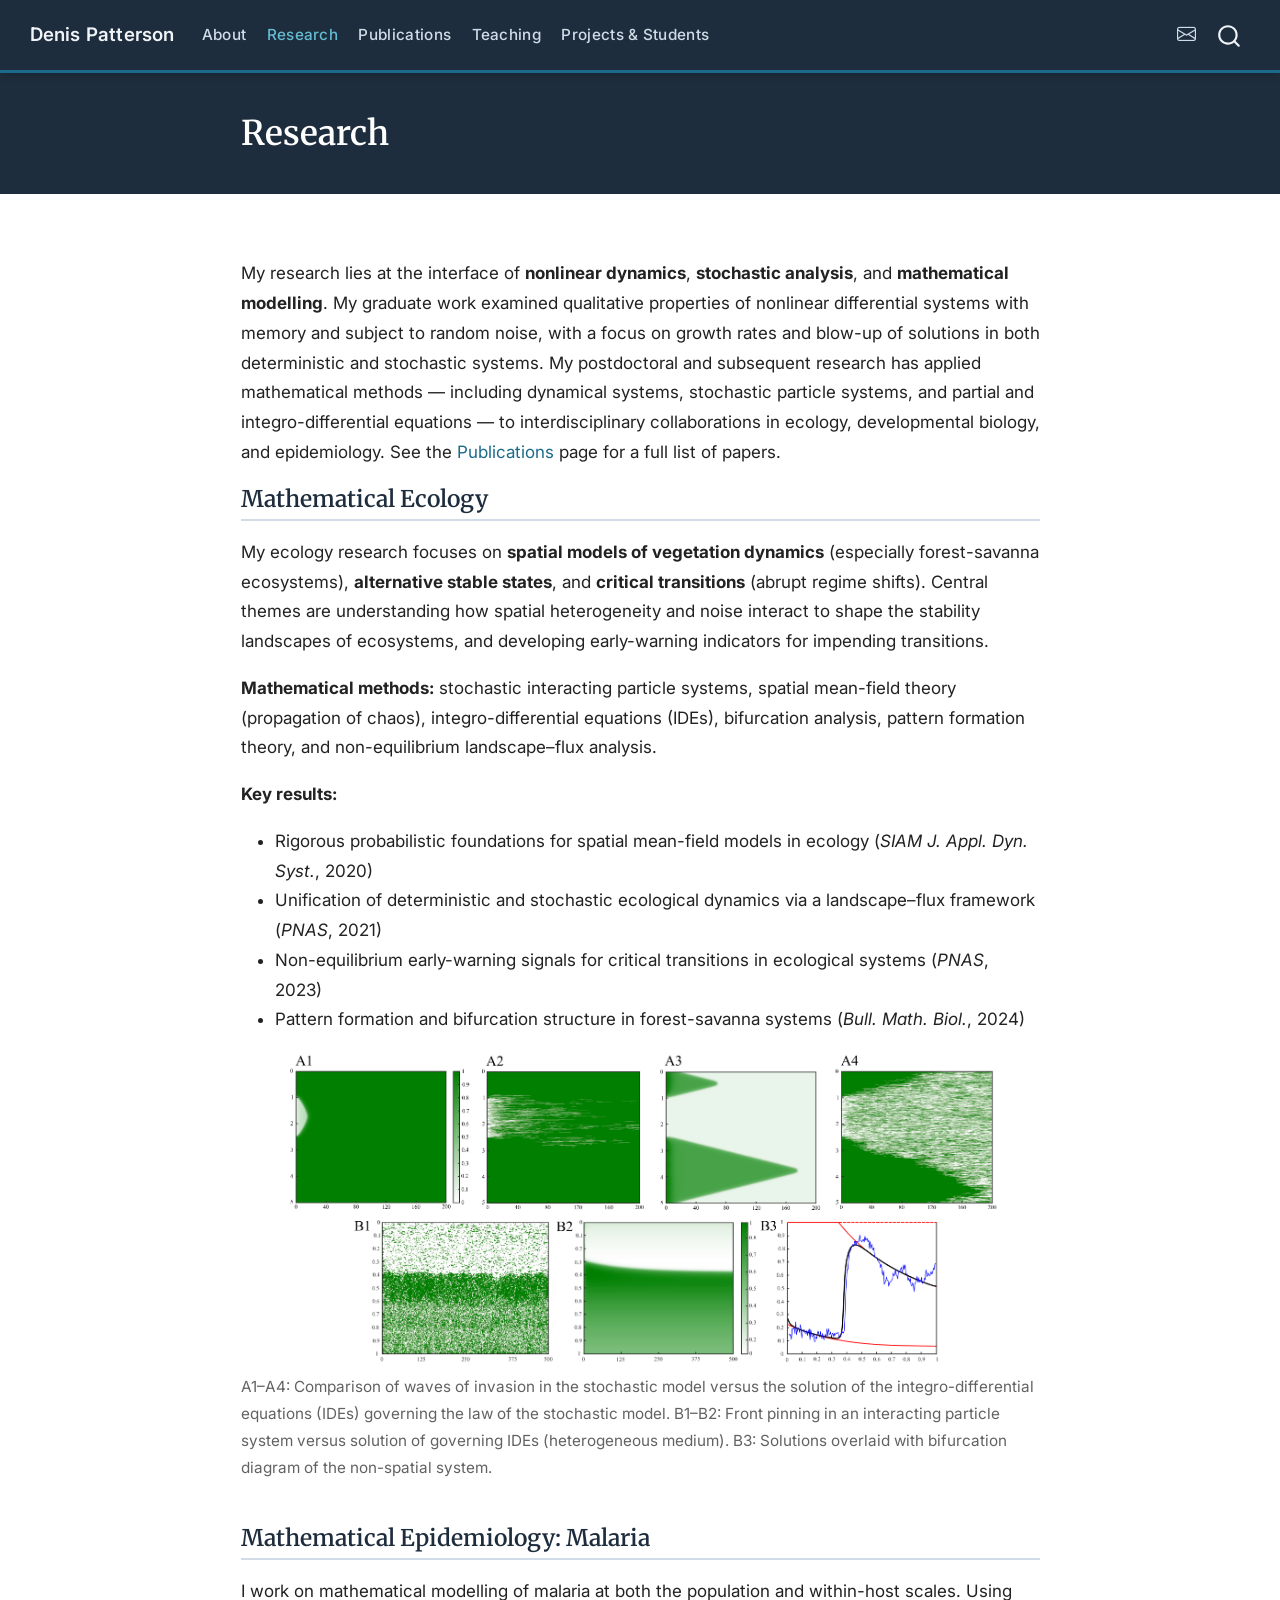
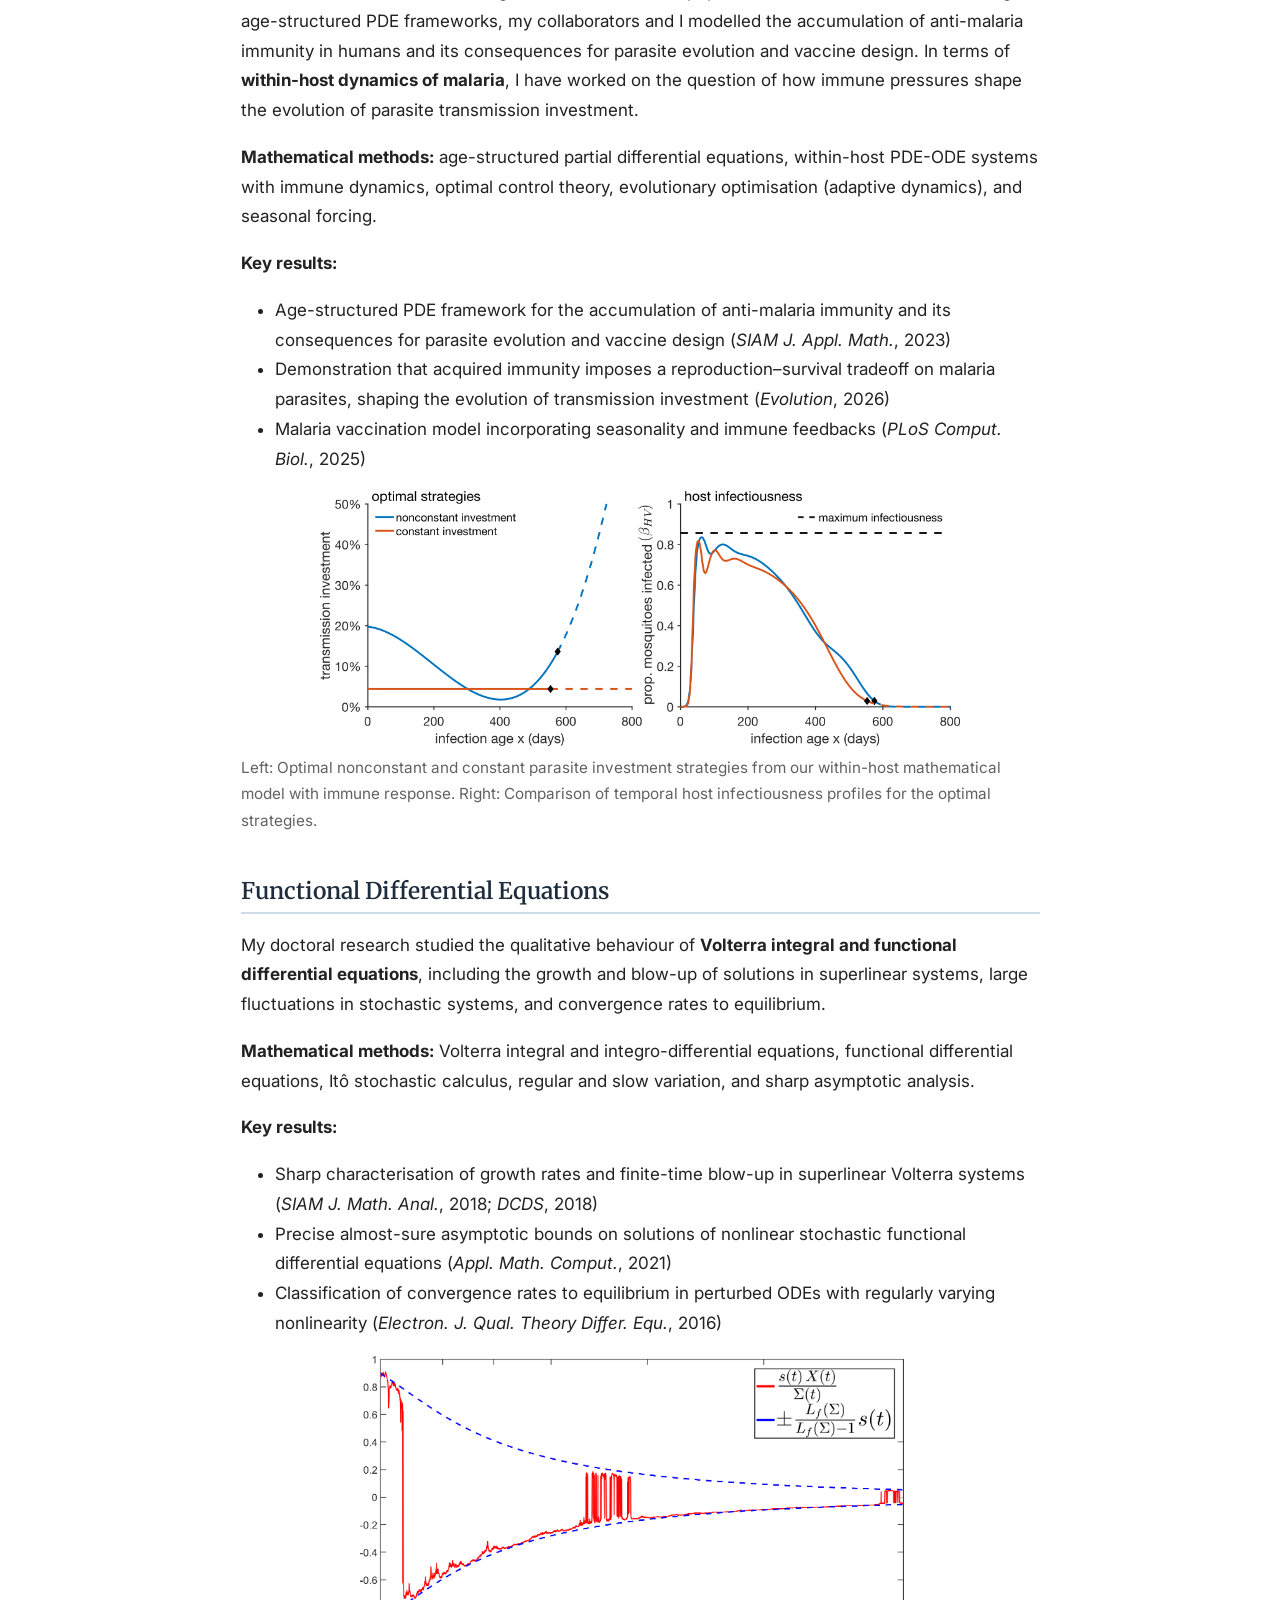
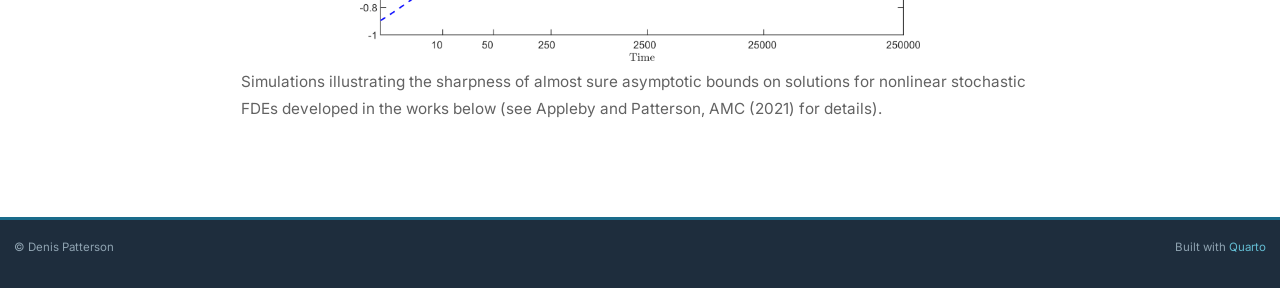
<file: docs/research.html>
<!DOCTYPE html>
<html xmlns="http://www.w3.org/1999/xhtml" lang="en" xml:lang="en"><head>

<meta charset="utf-8">
<meta name="generator" content="quarto-1.7.31">

<meta name="viewport" content="width=device-width, initial-scale=1.0, user-scalable=yes">


<title>Research – Denis Patterson</title>
<style>
code{white-space: pre-wrap;}
span.smallcaps{font-variant: small-caps;}
div.columns{display: flex; gap: min(4vw, 1.5em);}
div.column{flex: auto; overflow-x: auto;}
div.hanging-indent{margin-left: 1.5em; text-indent: -1.5em;}
ul.task-list{list-style: none;}
ul.task-list li input[type="checkbox"] {
  width: 0.8em;
  margin: 0 0.8em 0.2em -1em; /* quarto-specific, see https://github.com/quarto-dev/quarto-cli/issues/4556 */ 
  vertical-align: middle;
}
</style>


<script src="site_libs/quarto-nav/quarto-nav.js"></script>
<script src="site_libs/quarto-nav/headroom.min.js"></script>
<script src="site_libs/clipboard/clipboard.min.js"></script>
<script src="site_libs/quarto-search/autocomplete.umd.js"></script>
<script src="site_libs/quarto-search/fuse.min.js"></script>
<script src="site_libs/quarto-search/quarto-search.js"></script>
<meta name="quarto:offset" content="./">
<script src="site_libs/quarto-html/quarto.js" type="module"></script>
<script src="site_libs/quarto-html/tabsets/tabsets.js" type="module"></script>
<script src="site_libs/quarto-html/popper.min.js"></script>
<script src="site_libs/quarto-html/tippy.umd.min.js"></script>
<script src="site_libs/quarto-html/anchor.min.js"></script>
<link href="site_libs/quarto-html/tippy.css" rel="stylesheet">
<link href="site_libs/quarto-html/quarto-syntax-highlighting-e1a5c8363afafaef2c763b6775fbf3ca.css" rel="stylesheet" id="quarto-text-highlighting-styles">
<script src="site_libs/bootstrap/bootstrap.min.js"></script>
<link href="site_libs/bootstrap/bootstrap-icons.css" rel="stylesheet">
<link href="site_libs/bootstrap/bootstrap-c7e1ae6c76acb2c5c64237c6cdceb5c3.min.css" rel="stylesheet" append-hash="true" id="quarto-bootstrap" data-mode="light">
<script id="quarto-search-options" type="application/json">{
  "location": "navbar",
  "copy-button": false,
  "collapse-after": 3,
  "panel-placement": "end",
  "type": "overlay",
  "limit": 50,
  "keyboard-shortcut": [
    "f",
    "/",
    "s"
  ],
  "show-item-context": false,
  "language": {
    "search-no-results-text": "No results",
    "search-matching-documents-text": "matching documents",
    "search-copy-link-title": "Copy link to search",
    "search-hide-matches-text": "Hide additional matches",
    "search-more-match-text": "more match in this document",
    "search-more-matches-text": "more matches in this document",
    "search-clear-button-title": "Clear",
    "search-text-placeholder": "",
    "search-detached-cancel-button-title": "Cancel",
    "search-submit-button-title": "Submit",
    "search-label": "Search"
  }
}</script>
<script async="" src="https://www.googletagmanager.com/gtag/js?id=G-P1970XP1S5"></script>

<script type="text/javascript">

window.dataLayer = window.dataLayer || [];
function gtag(){dataLayer.push(arguments);}
gtag('js', new Date());
gtag('config', 'G-P1970XP1S5', { 'anonymize_ip': true});
</script>
<style>

      .quarto-title-block .quarto-title-banner h1,
      .quarto-title-block .quarto-title-banner h2,
      .quarto-title-block .quarto-title-banner h3,
      .quarto-title-block .quarto-title-banner h4,
      .quarto-title-block .quarto-title-banner h5,
      .quarto-title-block .quarto-title-banner h6
      {
        color: #ffffff;
      }

      .quarto-title-block .quarto-title-banner {
        color: #ffffff;
background: #1e2d3d;
      }
</style>


</head>

<body class="nav-fixed fullcontent quarto-light">

<div id="quarto-search-results"></div>
  <header id="quarto-header" class="headroom fixed-top quarto-banner">
    <nav class="navbar navbar-expand-lg " data-bs-theme="dark">
      <div class="navbar-container container-fluid">
      <div class="navbar-brand-container mx-auto">
    <a class="navbar-brand" href="./index.html">
    <span class="navbar-title">Denis Patterson</span>
    </a>
  </div>
            <div id="quarto-search" class="" title="Search"></div>
          <button class="navbar-toggler" type="button" data-bs-toggle="collapse" data-bs-target="#navbarCollapse" aria-controls="navbarCollapse" role="menu" aria-expanded="false" aria-label="Toggle navigation" onclick="if (window.quartoToggleHeadroom) { window.quartoToggleHeadroom(); }">
  <span class="navbar-toggler-icon"></span>
</button>
          <div class="collapse navbar-collapse" id="navbarCollapse">
            <ul class="navbar-nav navbar-nav-scroll me-auto">
  <li class="nav-item">
    <a class="nav-link" href="./index.html"> 
<span class="menu-text">About</span></a>
  </li>  
  <li class="nav-item">
    <a class="nav-link active" href="./research.html" aria-current="page"> 
<span class="menu-text">Research</span></a>
  </li>  
  <li class="nav-item">
    <a class="nav-link" href="./publications.html"> 
<span class="menu-text">Publications</span></a>
  </li>  
  <li class="nav-item">
    <a class="nav-link" href="./teaching.html"> 
<span class="menu-text">Teaching</span></a>
  </li>  
  <li class="nav-item">
    <a class="nav-link" href="./people.html"> 
<span class="menu-text">Projects &amp; Students</span></a>
  </li>  
</ul>
            <ul class="navbar-nav navbar-nav-scroll ms-auto">
  <li class="nav-item compact">
    <a class="nav-link" href="mailto:denis.d.patterson@durham.ac.uk"> <i class="bi bi-envelope" role="img" aria-label="Email">
</i> 
<span class="menu-text"></span></a>
  </li>  
</ul>
          </div> <!-- /navcollapse -->
            <div class="quarto-navbar-tools">
</div>
      </div> <!-- /container-fluid -->
    </nav>
</header>
<!-- content -->
<header id="title-block-header" class="quarto-title-block default page-columns page-full">
  <div class="quarto-title-banner page-columns page-full">
    <div class="quarto-title column-body">
      <h1 class="title">Research</h1>
                      </div>
  </div>
    
  
  <div class="quarto-title-meta">

      
    
      
    </div>
    
  
  </header><div id="quarto-content" class="quarto-container page-columns page-rows-contents page-layout-article page-navbar">
<!-- sidebar -->
<!-- margin-sidebar -->
    
<!-- main -->
<main class="content quarto-banner-title-block" id="quarto-document-content">





<p>My research lies at the interface of <strong>nonlinear dynamics</strong>, <strong>stochastic analysis</strong>, and <strong>mathematical modelling</strong>. My graduate work examined qualitative properties of nonlinear differential systems with memory and subject to random noise, with a focus on growth rates and blow-up of solutions in both deterministic and stochastic systems. My postdoctoral and subsequent research has applied mathematical methods — including dynamical systems, stochastic particle systems, and partial and integro-differential equations — to interdisciplinary collaborations in ecology, developmental biology, and epidemiology. See the <a href="./publications.html">Publications</a> page for a full list of papers.</p>
<section id="mathematical-ecology" class="level2">
<h2 class="anchored" data-anchor-id="mathematical-ecology">Mathematical Ecology</h2>
<p>My ecology research focuses on <strong>spatial models of vegetation dynamics</strong> (especially forest-savanna ecosystems), <strong>alternative stable states</strong>, and <strong>critical transitions</strong> (abrupt regime shifts). Central themes are understanding how spatial heterogeneity and noise interact to shape the stability landscapes of ecosystems, and developing early-warning indicators for impending transitions.</p>
<p><strong>Mathematical methods:</strong> stochastic interacting particle systems, spatial mean-field theory (propagation of chaos), integro-differential equations (IDEs), bifurcation analysis, pattern formation theory, and non-equilibrium landscape–flux analysis.</p>
<p><strong>Key results:</strong></p>
<ul>
<li>Rigorous probabilistic foundations for spatial mean-field models in ecology (<em>SIAM J. Appl. Dyn. Syst.</em>, 2020)</li>
<li>Unification of deterministic and stochastic ecological dynamics via a landscape–flux framework (<em>PNAS</em>, 2021)</li>
<li>Non-equilibrium early-warning signals for critical transitions in ecological systems (<em>PNAS</em>, 2023)</li>
<li>Pattern formation and bifurcation structure in forest-savanna systems (<em>Bull. Math. Biol.</em>, 2024)</li>
</ul>
<div class="quarto-figure quarto-figure-center">
<figure class="figure">
<p><img src="assets/spatial_plot_combined.png" class="img-fluid figure-img" style="width:90.0%"></p>
<figcaption>A1–A4: Comparison of waves of invasion in the stochastic model versus the solution of the integro-differential equations (IDEs) governing the law of the stochastic model. B1–B2: Front pinning in an interacting particle system versus solution of governing IDEs (heterogeneous medium). B3: Solutions overlaid with bifurcation diagram of the non-spatial system.</figcaption>
</figure>
</div>
</section>
<section id="mathematical-epidemiology-malaria" class="level2">
<h2 class="anchored" data-anchor-id="mathematical-epidemiology-malaria">Mathematical Epidemiology: Malaria</h2>
<p>I work on mathematical modelling of malaria at both the population and within-host scales. Using age-structured PDE frameworks, my collaborators and I modelled the accumulation of anti-malaria immunity in humans and its consequences for parasite evolution and vaccine design. In terms of <strong>within-host dynamics of malaria</strong>, I have worked on the question of how immune pressures shape the evolution of parasite transmission investment.</p>
<p><strong>Mathematical methods:</strong> age-structured partial differential equations, within-host PDE-ODE systems with immune dynamics, optimal control theory, evolutionary optimisation (adaptive dynamics), and seasonal forcing.</p>
<p><strong>Key results:</strong></p>
<ul>
<li>Age-structured PDE framework for the accumulation of anti-malaria immunity and its consequences for parasite evolution and vaccine design (<em>SIAM J. Appl. Math.</em>, 2023)</li>
<li>Demonstration that acquired immunity imposes a reproduction–survival tradeoff on malaria parasites, shaping the evolution of transmission investment (<em>Evolution</em>, 2026)</li>
<li>Malaria vaccination model incorporating seasonality and immune feedbacks (<em>PLoS Comput. Biol.</em>, 2025)</li>
</ul>
<div class="quarto-figure quarto-figure-center">
<figure class="figure">
<p><img src="assets/nonconstant.png" class="img-fluid figure-img" style="width:80.0%"></p>
<figcaption>Left: Optimal nonconstant and constant parasite investment strategies from our within-host mathematical model with immune response. Right: Comparison of temporal host infectiousness profiles for the optimal strategies.</figcaption>
</figure>
</div>
</section>
<section id="functional-differential-equations" class="level2">
<h2 class="anchored" data-anchor-id="functional-differential-equations">Functional Differential Equations</h2>
<p>My doctoral research studied the qualitative behaviour of <strong>Volterra integral and functional differential equations</strong>, including the growth and blow-up of solutions in superlinear systems, large fluctuations in stochastic systems, and convergence rates to equilibrium.</p>
<p><strong>Mathematical methods:</strong> Volterra integral and integro-differential equations, functional differential equations, Itô stochastic calculus, regular and slow variation, and sharp asymptotic analysis.</p>
<p><strong>Key results:</strong></p>
<ul>
<li>Sharp characterisation of growth rates and finite-time blow-up in superlinear Volterra systems (<em>SIAM J. Math. Anal.</em>, 2018; <em>DCDS</em>, 2018)</li>
<li>Precise almost-sure asymptotic bounds on solutions of nonlinear stochastic functional differential equations (<em>Appl. Math. Comput.</em>, 2021)</li>
<li>Classification of convergence rates to equilibrium in perturbed ODEs with regularly varying nonlinearity (<em>Electron. J. Qual. Theory Differ. Equ.</em>, 2016)</li>
</ul>
<div class="quarto-figure quarto-figure-center">
<figure class="figure">
<p><img src="assets/stochastic_bounds.png" class="img-fluid figure-img" style="width:70.0%"></p>
<figcaption>Simulations illustrating the sharpness of almost sure asymptotic bounds on solutions for nonlinear stochastic FDEs developed in the works below (see Appleby and Patterson, AMC (2021) for details).</figcaption>
</figure>
</div>


</section>

</main> <!-- /main -->
<script id="quarto-html-after-body" type="application/javascript">
  window.document.addEventListener("DOMContentLoaded", function (event) {
    const icon = "";
    const anchorJS = new window.AnchorJS();
    anchorJS.options = {
      placement: 'right',
      icon: icon
    };
    anchorJS.add('.anchored');
    const isCodeAnnotation = (el) => {
      for (const clz of el.classList) {
        if (clz.startsWith('code-annotation-')) {                     
          return true;
        }
      }
      return false;
    }
    const onCopySuccess = function(e) {
      // button target
      const button = e.trigger;
      // don't keep focus
      button.blur();
      // flash "checked"
      button.classList.add('code-copy-button-checked');
      var currentTitle = button.getAttribute("title");
      button.setAttribute("title", "Copied!");
      let tooltip;
      if (window.bootstrap) {
        button.setAttribute("data-bs-toggle", "tooltip");
        button.setAttribute("data-bs-placement", "left");
        button.setAttribute("data-bs-title", "Copied!");
        tooltip = new bootstrap.Tooltip(button, 
          { trigger: "manual", 
            customClass: "code-copy-button-tooltip",
            offset: [0, -8]});
        tooltip.show();    
      }
      setTimeout(function() {
        if (tooltip) {
          tooltip.hide();
          button.removeAttribute("data-bs-title");
          button.removeAttribute("data-bs-toggle");
          button.removeAttribute("data-bs-placement");
        }
        button.setAttribute("title", currentTitle);
        button.classList.remove('code-copy-button-checked');
      }, 1000);
      // clear code selection
      e.clearSelection();
    }
    const getTextToCopy = function(trigger) {
        const codeEl = trigger.previousElementSibling.cloneNode(true);
        for (const childEl of codeEl.children) {
          if (isCodeAnnotation(childEl)) {
            childEl.remove();
          }
        }
        return codeEl.innerText;
    }
    const clipboard = new window.ClipboardJS('.code-copy-button:not([data-in-quarto-modal])', {
      text: getTextToCopy
    });
    clipboard.on('success', onCopySuccess);
    if (window.document.getElementById('quarto-embedded-source-code-modal')) {
      const clipboardModal = new window.ClipboardJS('.code-copy-button[data-in-quarto-modal]', {
        text: getTextToCopy,
        container: window.document.getElementById('quarto-embedded-source-code-modal')
      });
      clipboardModal.on('success', onCopySuccess);
    }
      var localhostRegex = new RegExp(/^(?:http|https):\/\/localhost\:?[0-9]*\//);
      var mailtoRegex = new RegExp(/^mailto:/);
        var filterRegex = new RegExp('/' + window.location.host + '/');
      var isInternal = (href) => {
          return filterRegex.test(href) || localhostRegex.test(href) || mailtoRegex.test(href);
      }
      // Inspect non-navigation links and adorn them if external
     var links = window.document.querySelectorAll('a[href]:not(.nav-link):not(.navbar-brand):not(.toc-action):not(.sidebar-link):not(.sidebar-item-toggle):not(.pagination-link):not(.no-external):not([aria-hidden]):not(.dropdown-item):not(.quarto-navigation-tool):not(.about-link)');
      for (var i=0; i<links.length; i++) {
        const link = links[i];
        if (!isInternal(link.href)) {
          // undo the damage that might have been done by quarto-nav.js in the case of
          // links that we want to consider external
          if (link.dataset.originalHref !== undefined) {
            link.href = link.dataset.originalHref;
          }
            // target, if specified
            link.setAttribute("target", "_blank");
            if (link.getAttribute("rel") === null) {
              link.setAttribute("rel", "noopener");
            }
        }
      }
    function tippyHover(el, contentFn, onTriggerFn, onUntriggerFn) {
      const config = {
        allowHTML: true,
        maxWidth: 500,
        delay: 100,
        arrow: false,
        appendTo: function(el) {
            return el.parentElement;
        },
        interactive: true,
        interactiveBorder: 10,
        theme: 'quarto',
        placement: 'bottom-start',
      };
      if (contentFn) {
        config.content = contentFn;
      }
      if (onTriggerFn) {
        config.onTrigger = onTriggerFn;
      }
      if (onUntriggerFn) {
        config.onUntrigger = onUntriggerFn;
      }
      window.tippy(el, config); 
    }
    const noterefs = window.document.querySelectorAll('a[role="doc-noteref"]');
    for (var i=0; i<noterefs.length; i++) {
      const ref = noterefs[i];
      tippyHover(ref, function() {
        // use id or data attribute instead here
        let href = ref.getAttribute('data-footnote-href') || ref.getAttribute('href');
        try { href = new URL(href).hash; } catch {}
        const id = href.replace(/^#\/?/, "");
        const note = window.document.getElementById(id);
        if (note) {
          return note.innerHTML;
        } else {
          return "";
        }
      });
    }
    const xrefs = window.document.querySelectorAll('a.quarto-xref');
    const processXRef = (id, note) => {
      // Strip column container classes
      const stripColumnClz = (el) => {
        el.classList.remove("page-full", "page-columns");
        if (el.children) {
          for (const child of el.children) {
            stripColumnClz(child);
          }
        }
      }
      stripColumnClz(note)
      if (id === null || id.startsWith('sec-')) {
        // Special case sections, only their first couple elements
        const container = document.createElement("div");
        if (note.children && note.children.length > 2) {
          container.appendChild(note.children[0].cloneNode(true));
          for (let i = 1; i < note.children.length; i++) {
            const child = note.children[i];
            if (child.tagName === "P" && child.innerText === "") {
              continue;
            } else {
              container.appendChild(child.cloneNode(true));
              break;
            }
          }
          if (window.Quarto?.typesetMath) {
            window.Quarto.typesetMath(container);
          }
          return container.innerHTML
        } else {
          if (window.Quarto?.typesetMath) {
            window.Quarto.typesetMath(note);
          }
          return note.innerHTML;
        }
      } else {
        // Remove any anchor links if they are present
        const anchorLink = note.querySelector('a.anchorjs-link');
        if (anchorLink) {
          anchorLink.remove();
        }
        if (window.Quarto?.typesetMath) {
          window.Quarto.typesetMath(note);
        }
        if (note.classList.contains("callout")) {
          return note.outerHTML;
        } else {
          return note.innerHTML;
        }
      }
    }
    for (var i=0; i<xrefs.length; i++) {
      const xref = xrefs[i];
      tippyHover(xref, undefined, function(instance) {
        instance.disable();
        let url = xref.getAttribute('href');
        let hash = undefined; 
        if (url.startsWith('#')) {
          hash = url;
        } else {
          try { hash = new URL(url).hash; } catch {}
        }
        if (hash) {
          const id = hash.replace(/^#\/?/, "");
          const note = window.document.getElementById(id);
          if (note !== null) {
            try {
              const html = processXRef(id, note.cloneNode(true));
              instance.setContent(html);
            } finally {
              instance.enable();
              instance.show();
            }
          } else {
            // See if we can fetch this
            fetch(url.split('#')[0])
            .then(res => res.text())
            .then(html => {
              const parser = new DOMParser();
              const htmlDoc = parser.parseFromString(html, "text/html");
              const note = htmlDoc.getElementById(id);
              if (note !== null) {
                const html = processXRef(id, note);
                instance.setContent(html);
              } 
            }).finally(() => {
              instance.enable();
              instance.show();
            });
          }
        } else {
          // See if we can fetch a full url (with no hash to target)
          // This is a special case and we should probably do some content thinning / targeting
          fetch(url)
          .then(res => res.text())
          .then(html => {
            const parser = new DOMParser();
            const htmlDoc = parser.parseFromString(html, "text/html");
            const note = htmlDoc.querySelector('main.content');
            if (note !== null) {
              // This should only happen for chapter cross references
              // (since there is no id in the URL)
              // remove the first header
              if (note.children.length > 0 && note.children[0].tagName === "HEADER") {
                note.children[0].remove();
              }
              const html = processXRef(null, note);
              instance.setContent(html);
            } 
          }).finally(() => {
            instance.enable();
            instance.show();
          });
        }
      }, function(instance) {
      });
    }
        let selectedAnnoteEl;
        const selectorForAnnotation = ( cell, annotation) => {
          let cellAttr = 'data-code-cell="' + cell + '"';
          let lineAttr = 'data-code-annotation="' +  annotation + '"';
          const selector = 'span[' + cellAttr + '][' + lineAttr + ']';
          return selector;
        }
        const selectCodeLines = (annoteEl) => {
          const doc = window.document;
          const targetCell = annoteEl.getAttribute("data-target-cell");
          const targetAnnotation = annoteEl.getAttribute("data-target-annotation");
          const annoteSpan = window.document.querySelector(selectorForAnnotation(targetCell, targetAnnotation));
          const lines = annoteSpan.getAttribute("data-code-lines").split(",");
          const lineIds = lines.map((line) => {
            return targetCell + "-" + line;
          })
          let top = null;
          let height = null;
          let parent = null;
          if (lineIds.length > 0) {
              //compute the position of the single el (top and bottom and make a div)
              const el = window.document.getElementById(lineIds[0]);
              top = el.offsetTop;
              height = el.offsetHeight;
              parent = el.parentElement.parentElement;
            if (lineIds.length > 1) {
              const lastEl = window.document.getElementById(lineIds[lineIds.length - 1]);
              const bottom = lastEl.offsetTop + lastEl.offsetHeight;
              height = bottom - top;
            }
            if (top !== null && height !== null && parent !== null) {
              // cook up a div (if necessary) and position it 
              let div = window.document.getElementById("code-annotation-line-highlight");
              if (div === null) {
                div = window.document.createElement("div");
                div.setAttribute("id", "code-annotation-line-highlight");
                div.style.position = 'absolute';
                parent.appendChild(div);
              }
              div.style.top = top - 2 + "px";
              div.style.height = height + 4 + "px";
              div.style.left = 0;
              let gutterDiv = window.document.getElementById("code-annotation-line-highlight-gutter");
              if (gutterDiv === null) {
                gutterDiv = window.document.createElement("div");
                gutterDiv.setAttribute("id", "code-annotation-line-highlight-gutter");
                gutterDiv.style.position = 'absolute';
                const codeCell = window.document.getElementById(targetCell);
                const gutter = codeCell.querySelector('.code-annotation-gutter');
                gutter.appendChild(gutterDiv);
              }
              gutterDiv.style.top = top - 2 + "px";
              gutterDiv.style.height = height + 4 + "px";
            }
            selectedAnnoteEl = annoteEl;
          }
        };
        const unselectCodeLines = () => {
          const elementsIds = ["code-annotation-line-highlight", "code-annotation-line-highlight-gutter"];
          elementsIds.forEach((elId) => {
            const div = window.document.getElementById(elId);
            if (div) {
              div.remove();
            }
          });
          selectedAnnoteEl = undefined;
        };
          // Handle positioning of the toggle
      window.addEventListener(
        "resize",
        throttle(() => {
          elRect = undefined;
          if (selectedAnnoteEl) {
            selectCodeLines(selectedAnnoteEl);
          }
        }, 10)
      );
      function throttle(fn, ms) {
      let throttle = false;
      let timer;
        return (...args) => {
          if(!throttle) { // first call gets through
              fn.apply(this, args);
              throttle = true;
          } else { // all the others get throttled
              if(timer) clearTimeout(timer); // cancel #2
              timer = setTimeout(() => {
                fn.apply(this, args);
                timer = throttle = false;
              }, ms);
          }
        };
      }
        // Attach click handler to the DT
        const annoteDls = window.document.querySelectorAll('dt[data-target-cell]');
        for (const annoteDlNode of annoteDls) {
          annoteDlNode.addEventListener('click', (event) => {
            const clickedEl = event.target;
            if (clickedEl !== selectedAnnoteEl) {
              unselectCodeLines();
              const activeEl = window.document.querySelector('dt[data-target-cell].code-annotation-active');
              if (activeEl) {
                activeEl.classList.remove('code-annotation-active');
              }
              selectCodeLines(clickedEl);
              clickedEl.classList.add('code-annotation-active');
            } else {
              // Unselect the line
              unselectCodeLines();
              clickedEl.classList.remove('code-annotation-active');
            }
          });
        }
    const findCites = (el) => {
      const parentEl = el.parentElement;
      if (parentEl) {
        const cites = parentEl.dataset.cites;
        if (cites) {
          return {
            el,
            cites: cites.split(' ')
          };
        } else {
          return findCites(el.parentElement)
        }
      } else {
        return undefined;
      }
    };
    var bibliorefs = window.document.querySelectorAll('a[role="doc-biblioref"]');
    for (var i=0; i<bibliorefs.length; i++) {
      const ref = bibliorefs[i];
      const citeInfo = findCites(ref);
      if (citeInfo) {
        tippyHover(citeInfo.el, function() {
          var popup = window.document.createElement('div');
          citeInfo.cites.forEach(function(cite) {
            var citeDiv = window.document.createElement('div');
            citeDiv.classList.add('hanging-indent');
            citeDiv.classList.add('csl-entry');
            var biblioDiv = window.document.getElementById('ref-' + cite);
            if (biblioDiv) {
              citeDiv.innerHTML = biblioDiv.innerHTML;
            }
            popup.appendChild(citeDiv);
          });
          return popup.innerHTML;
        });
      }
    }
  });
  </script>
</div> <!-- /content -->
<footer class="footer">
  <div class="nav-footer">
    <div class="nav-footer-left">
<p>© Denis Patterson</p>
</div>   
    <div class="nav-footer-center">
      &nbsp;
    </div>
    <div class="nav-footer-right">
<p>Built with <a href="https://quarto.org">Quarto</a></p>
</div>
  </div>
</footer>




</body></html>
</file>
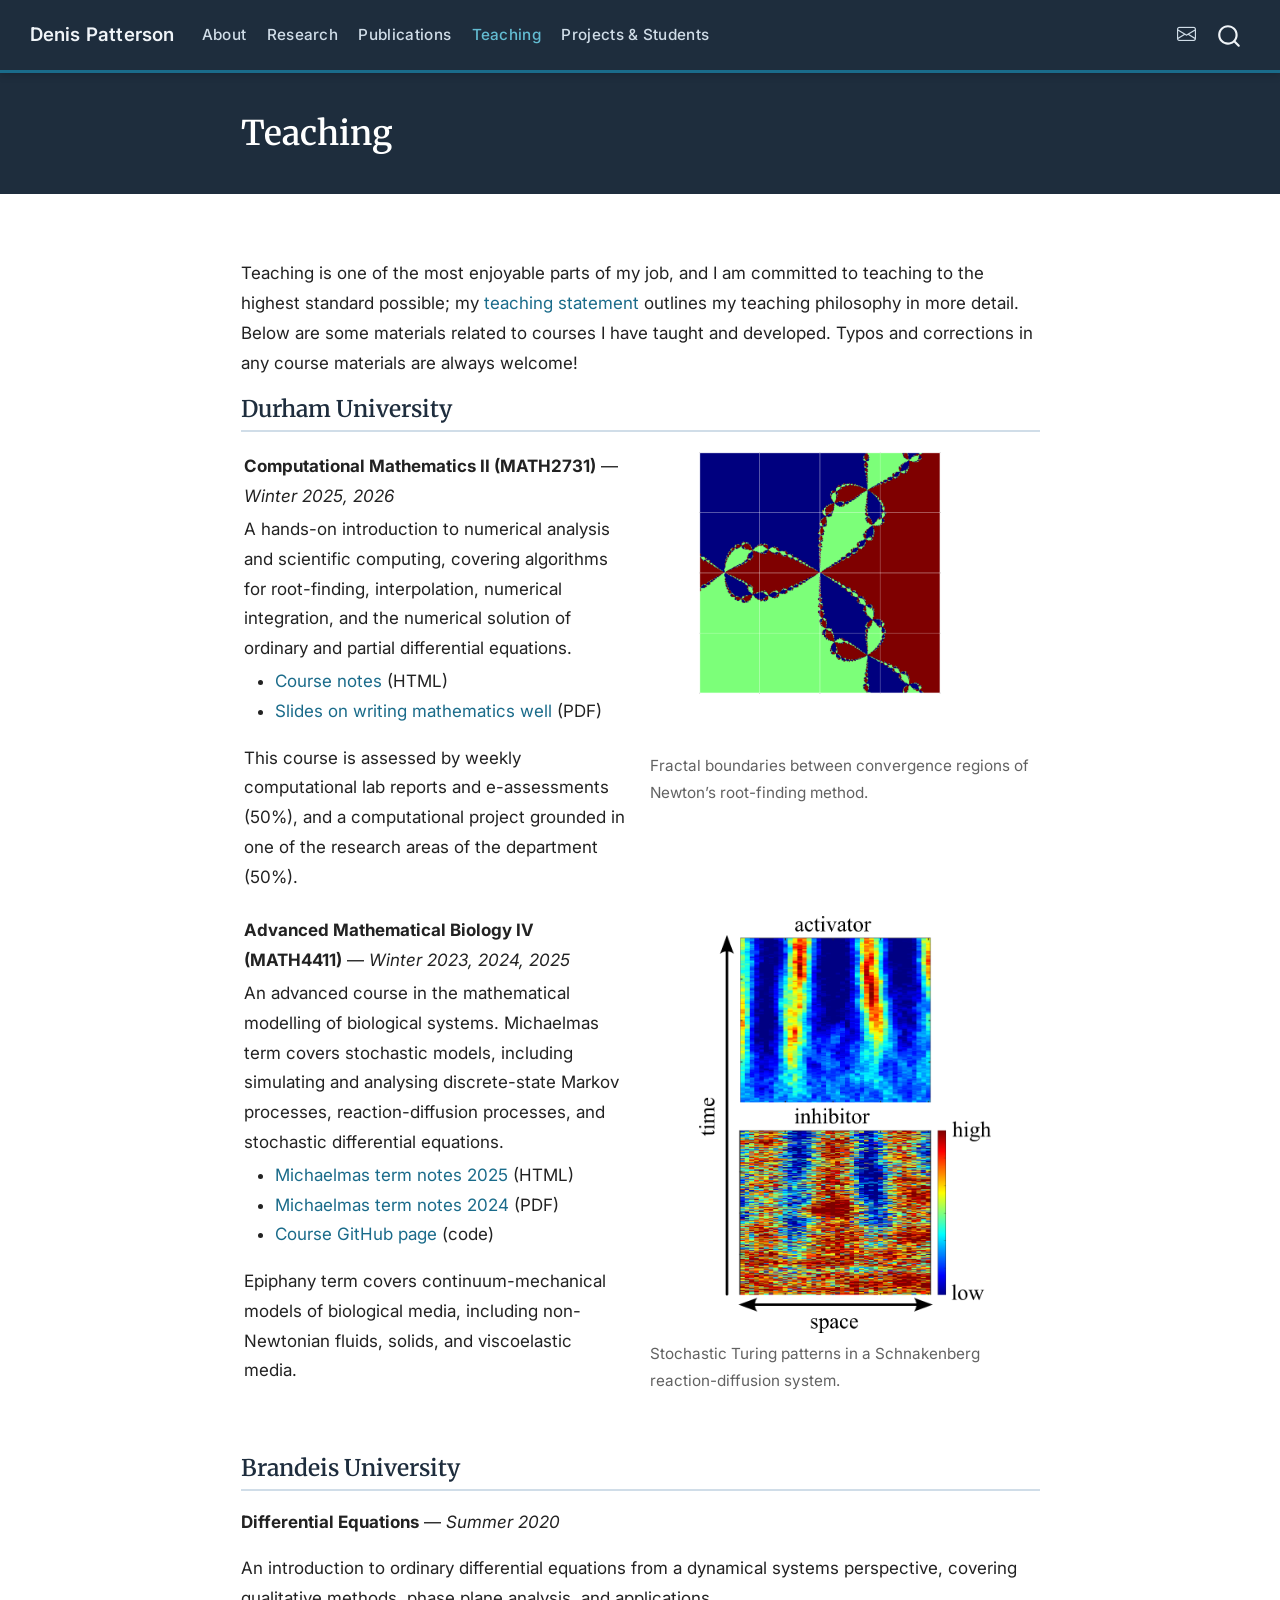
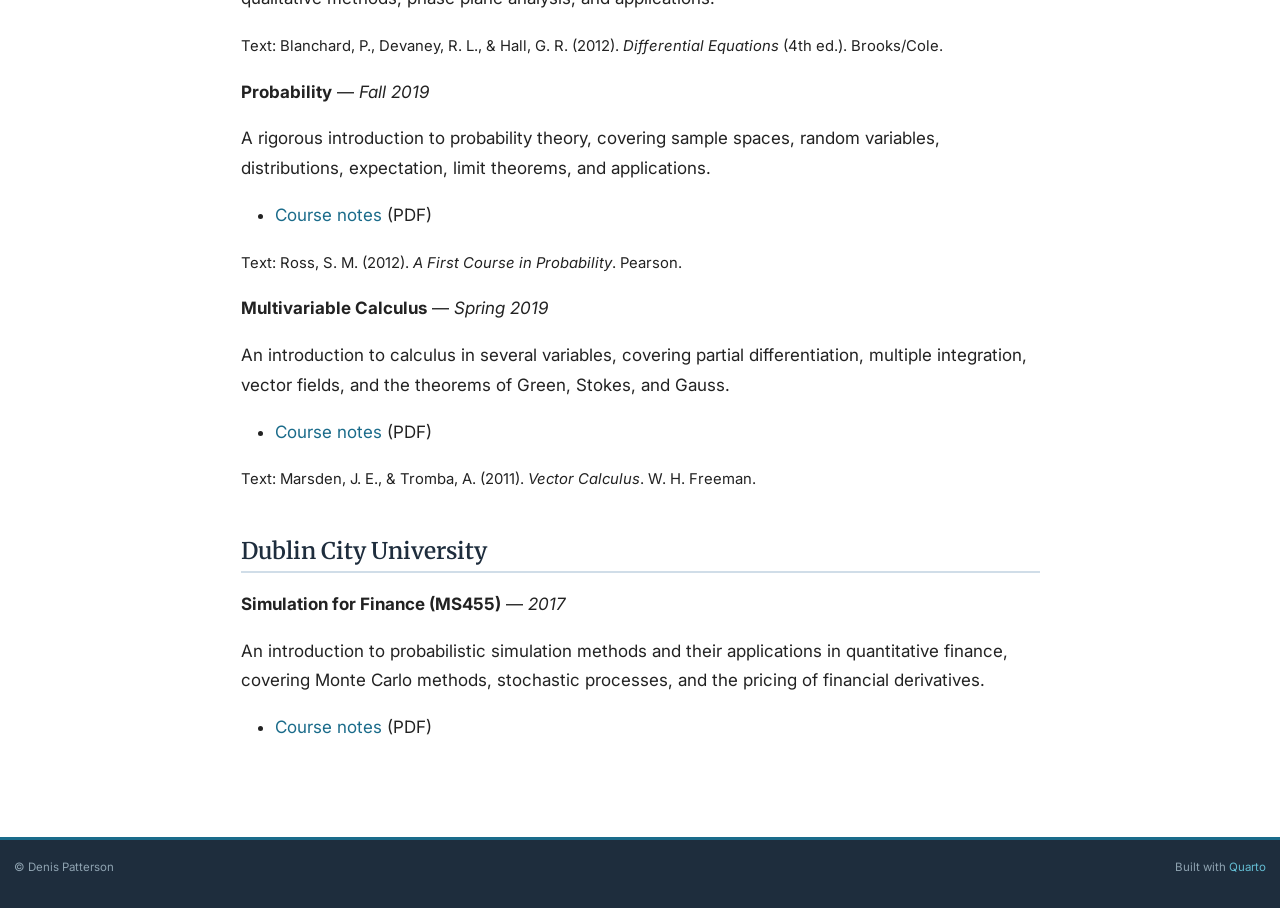
<file: docs/teaching.html>
<!DOCTYPE html>
<html xmlns="http://www.w3.org/1999/xhtml" lang="en" xml:lang="en"><head>

<meta charset="utf-8">
<meta name="generator" content="quarto-1.7.31">

<meta name="viewport" content="width=device-width, initial-scale=1.0, user-scalable=yes">


<title>Teaching – Denis Patterson</title>
<style>
code{white-space: pre-wrap;}
span.smallcaps{font-variant: small-caps;}
div.columns{display: flex; gap: min(4vw, 1.5em);}
div.column{flex: auto; overflow-x: auto;}
div.hanging-indent{margin-left: 1.5em; text-indent: -1.5em;}
ul.task-list{list-style: none;}
ul.task-list li input[type="checkbox"] {
  width: 0.8em;
  margin: 0 0.8em 0.2em -1em; /* quarto-specific, see https://github.com/quarto-dev/quarto-cli/issues/4556 */ 
  vertical-align: middle;
}
</style>


<script src="site_libs/quarto-nav/quarto-nav.js"></script>
<script src="site_libs/quarto-nav/headroom.min.js"></script>
<script src="site_libs/clipboard/clipboard.min.js"></script>
<script src="site_libs/quarto-search/autocomplete.umd.js"></script>
<script src="site_libs/quarto-search/fuse.min.js"></script>
<script src="site_libs/quarto-search/quarto-search.js"></script>
<meta name="quarto:offset" content="./">
<script src="site_libs/quarto-html/quarto.js" type="module"></script>
<script src="site_libs/quarto-html/tabsets/tabsets.js" type="module"></script>
<script src="site_libs/quarto-html/popper.min.js"></script>
<script src="site_libs/quarto-html/tippy.umd.min.js"></script>
<script src="site_libs/quarto-html/anchor.min.js"></script>
<link href="site_libs/quarto-html/tippy.css" rel="stylesheet">
<link href="site_libs/quarto-html/quarto-syntax-highlighting-e1a5c8363afafaef2c763b6775fbf3ca.css" rel="stylesheet" id="quarto-text-highlighting-styles">
<script src="site_libs/bootstrap/bootstrap.min.js"></script>
<link href="site_libs/bootstrap/bootstrap-icons.css" rel="stylesheet">
<link href="site_libs/bootstrap/bootstrap-c7e1ae6c76acb2c5c64237c6cdceb5c3.min.css" rel="stylesheet" append-hash="true" id="quarto-bootstrap" data-mode="light">
<script id="quarto-search-options" type="application/json">{
  "location": "navbar",
  "copy-button": false,
  "collapse-after": 3,
  "panel-placement": "end",
  "type": "overlay",
  "limit": 50,
  "keyboard-shortcut": [
    "f",
    "/",
    "s"
  ],
  "show-item-context": false,
  "language": {
    "search-no-results-text": "No results",
    "search-matching-documents-text": "matching documents",
    "search-copy-link-title": "Copy link to search",
    "search-hide-matches-text": "Hide additional matches",
    "search-more-match-text": "more match in this document",
    "search-more-matches-text": "more matches in this document",
    "search-clear-button-title": "Clear",
    "search-text-placeholder": "",
    "search-detached-cancel-button-title": "Cancel",
    "search-submit-button-title": "Submit",
    "search-label": "Search"
  }
}</script>
<script async="" src="https://www.googletagmanager.com/gtag/js?id=G-P1970XP1S5"></script>

<script type="text/javascript">

window.dataLayer = window.dataLayer || [];
function gtag(){dataLayer.push(arguments);}
gtag('js', new Date());
gtag('config', 'G-P1970XP1S5', { 'anonymize_ip': true});
</script>
<style>

      .quarto-title-block .quarto-title-banner h1,
      .quarto-title-block .quarto-title-banner h2,
      .quarto-title-block .quarto-title-banner h3,
      .quarto-title-block .quarto-title-banner h4,
      .quarto-title-block .quarto-title-banner h5,
      .quarto-title-block .quarto-title-banner h6
      {
        color: #ffffff;
      }

      .quarto-title-block .quarto-title-banner {
        color: #ffffff;
background: #1e2d3d;
      }
</style>


</head>

<body class="nav-fixed fullcontent quarto-light">

<div id="quarto-search-results"></div>
  <header id="quarto-header" class="headroom fixed-top quarto-banner">
    <nav class="navbar navbar-expand-lg " data-bs-theme="dark">
      <div class="navbar-container container-fluid">
      <div class="navbar-brand-container mx-auto">
    <a class="navbar-brand" href="./index.html">
    <span class="navbar-title">Denis Patterson</span>
    </a>
  </div>
            <div id="quarto-search" class="" title="Search"></div>
          <button class="navbar-toggler" type="button" data-bs-toggle="collapse" data-bs-target="#navbarCollapse" aria-controls="navbarCollapse" role="menu" aria-expanded="false" aria-label="Toggle navigation" onclick="if (window.quartoToggleHeadroom) { window.quartoToggleHeadroom(); }">
  <span class="navbar-toggler-icon"></span>
</button>
          <div class="collapse navbar-collapse" id="navbarCollapse">
            <ul class="navbar-nav navbar-nav-scroll me-auto">
  <li class="nav-item">
    <a class="nav-link" href="./index.html"> 
<span class="menu-text">About</span></a>
  </li>  
  <li class="nav-item">
    <a class="nav-link" href="./research.html"> 
<span class="menu-text">Research</span></a>
  </li>  
  <li class="nav-item">
    <a class="nav-link" href="./publications.html"> 
<span class="menu-text">Publications</span></a>
  </li>  
  <li class="nav-item">
    <a class="nav-link active" href="./teaching.html" aria-current="page"> 
<span class="menu-text">Teaching</span></a>
  </li>  
  <li class="nav-item">
    <a class="nav-link" href="./people.html"> 
<span class="menu-text">Projects &amp; Students</span></a>
  </li>  
</ul>
            <ul class="navbar-nav navbar-nav-scroll ms-auto">
  <li class="nav-item compact">
    <a class="nav-link" href="mailto:denis.d.patterson@durham.ac.uk"> <i class="bi bi-envelope" role="img" aria-label="Email">
</i> 
<span class="menu-text"></span></a>
  </li>  
</ul>
          </div> <!-- /navcollapse -->
            <div class="quarto-navbar-tools">
</div>
      </div> <!-- /container-fluid -->
    </nav>
</header>
<!-- content -->
<header id="title-block-header" class="quarto-title-block default page-columns page-full">
  <div class="quarto-title-banner page-columns page-full">
    <div class="quarto-title column-body">
      <h1 class="title">Teaching</h1>
                      </div>
  </div>
    
  
  <div class="quarto-title-meta">

      
    
      
    </div>
    
  
  </header><div id="quarto-content" class="quarto-container page-columns page-rows-contents page-layout-article page-navbar">
<!-- sidebar -->
<!-- margin-sidebar -->
    
<!-- main -->
<main class="content quarto-banner-title-block" id="quarto-document-content">





<p>Teaching is one of the most enjoyable parts of my job, and I am committed to teaching to the highest standard possible; my <a href="assets/teaching-statement.pdf">teaching statement</a> outlines my teaching philosophy in more detail. Below are some materials related to courses I have taught and developed. Typos and corrections in any course materials are always welcome!</p>
<section id="durham-university" class="level2">
<h2 class="anchored" data-anchor-id="durham-university">Durham University</h2>
<div class="quarto-layout-panel" data-layout="[50, 50]">
<div class="quarto-layout-row quarto-layout-valign-top">
<div class="quarto-layout-cell" style="flex-basis: 50.0%;justify-content: flex-start;">
<p><strong>Computational Mathematics II (MATH2731)</strong> — <em>Winter 2025, 2026</em></p>
<p>A hands-on introduction to numerical analysis and scientific computing, covering algorithms for root-finding, interpolation, numerical integration, and the numerical solution of ordinary and partial differential equations.</p>
<ul>
<li><a href="https://patterd2.github.io/MATH2731_Comp_Math/">Course notes</a> (HTML)</li>
<li><a href="assets/durham-mathematical-writing-slides.pdf">Slides on writing mathematics well</a> (PDF)</li>
</ul>
<p>This course is assessed by weekly computational lab reports and e-assessments (50%), and a computational project grounded in one of the research areas of the department (50%).</p>
</div>
<div class="quarto-layout-cell" style="flex-basis: 50.0%;justify-content: flex-start;">
<div class="quarto-figure quarto-figure-center">
<figure class="figure">
<p><img src="assets/newton_basins_crop.png" class="img-fluid figure-img" style="width:75.0%"></p>
<figcaption>Fractal boundaries between convergence regions of Newton’s root-finding method.</figcaption>
</figure>
</div>
</div>
</div>
</div>
<div class="quarto-layout-panel" data-layout="[50, 50]">
<div class="quarto-layout-row quarto-layout-valign-top">
<div class="quarto-layout-cell" style="flex-basis: 50.0%;justify-content: flex-start;">
<p><strong>Advanced Mathematical Biology IV (MATH4411)</strong> — <em>Winter 2023, 2024, 2025</em></p>
<p>An advanced course in the mathematical modelling of biological systems. Michaelmas term covers stochastic models, including simulating and analysing discrete-state Markov processes, reaction-diffusion processes, and stochastic differential equations.</p>
<ul>
<li><a href="https://patterd2.github.io/MATH4411_Adv_Math_Bio_Notes/">Michaelmas term notes 2025</a> (HTML)</li>
<li><a href="assets/durham-adv-math-bio-2024.pdf">Michaelmas term notes 2024</a> (PDF)</li>
<li><a href="https://github.com/patterd2/MATH4411_Adv_Math_Bio">Course GitHub page</a> (code)</li>
</ul>
<p>Epiphany term covers continuum-mechanical models of biological media, including non-Newtonian fluids, solids, and viscoelastic media.</p>
</div>
<div class="quarto-layout-cell" style="flex-basis: 50.0%;justify-content: flex-start;">
<div class="quarto-figure quarto-figure-center">
<figure class="figure">
<p><img src="assets/schnak_crop.png" class="img-fluid figure-img" style="width:75.0%"></p>
<figcaption>Stochastic Turing patterns in a Schnakenberg reaction-diffusion system.</figcaption>
</figure>
</div>
</div>
</div>
</div>
</section>
<section id="brandeis-university" class="level2">
<h2 class="anchored" data-anchor-id="brandeis-university">Brandeis University</h2>
<p><strong>Differential Equations</strong> — <em>Summer 2020</em></p>
<p>An introduction to ordinary differential equations from a dynamical systems perspective, covering qualitative methods, phase plane analysis, and applications.</p>
<p><small>Text: Blanchard, P., Devaney, R. L., &amp; Hall, G. R. (2012). <em>Differential Equations</em> (4th ed.). Brooks/Cole.</small></p>
<p><strong>Probability</strong> — <em>Fall 2019</em></p>
<p>A rigorous introduction to probability theory, covering sample spaces, random variables, distributions, expectation, limit theorems, and applications.</p>
<ul>
<li><a href="assets/brandeis-probability-notes.pdf">Course notes</a> (PDF)</li>
</ul>
<p><small>Text: Ross, S. M. (2012). <em>A First Course in Probability</em>. Pearson.</small></p>
<p><strong>Multivariable Calculus</strong> — <em>Spring 2019</em></p>
<p>An introduction to calculus in several variables, covering partial differentiation, multiple integration, vector fields, and the theorems of Green, Stokes, and Gauss.</p>
<ul>
<li><a href="assets/brandeis-multivariable-calculus-notes.pdf">Course notes</a> (PDF)</li>
</ul>
<p><small>Text: Marsden, J. E., &amp; Tromba, A. (2011). <em>Vector Calculus</em>. W. H. Freeman.</small></p>
</section>
<section id="dublin-city-university" class="level2">
<h2 class="anchored" data-anchor-id="dublin-city-university">Dublin City University</h2>
<p><strong>Simulation for Finance (MS455)</strong> — <em>2017</em></p>
<p>An introduction to probabilistic simulation methods and their applications in quantitative finance, covering Monte Carlo methods, stochastic processes, and the pricing of financial derivatives.</p>
<ul>
<li><a href="assets/dcu-simulation-finance-2017.pdf">Course notes</a> (PDF)</li>
</ul>


</section>

</main> <!-- /main -->
<script id="quarto-html-after-body" type="application/javascript">
  window.document.addEventListener("DOMContentLoaded", function (event) {
    const icon = "";
    const anchorJS = new window.AnchorJS();
    anchorJS.options = {
      placement: 'right',
      icon: icon
    };
    anchorJS.add('.anchored');
    const isCodeAnnotation = (el) => {
      for (const clz of el.classList) {
        if (clz.startsWith('code-annotation-')) {                     
          return true;
        }
      }
      return false;
    }
    const onCopySuccess = function(e) {
      // button target
      const button = e.trigger;
      // don't keep focus
      button.blur();
      // flash "checked"
      button.classList.add('code-copy-button-checked');
      var currentTitle = button.getAttribute("title");
      button.setAttribute("title", "Copied!");
      let tooltip;
      if (window.bootstrap) {
        button.setAttribute("data-bs-toggle", "tooltip");
        button.setAttribute("data-bs-placement", "left");
        button.setAttribute("data-bs-title", "Copied!");
        tooltip = new bootstrap.Tooltip(button, 
          { trigger: "manual", 
            customClass: "code-copy-button-tooltip",
            offset: [0, -8]});
        tooltip.show();    
      }
      setTimeout(function() {
        if (tooltip) {
          tooltip.hide();
          button.removeAttribute("data-bs-title");
          button.removeAttribute("data-bs-toggle");
          button.removeAttribute("data-bs-placement");
        }
        button.setAttribute("title", currentTitle);
        button.classList.remove('code-copy-button-checked');
      }, 1000);
      // clear code selection
      e.clearSelection();
    }
    const getTextToCopy = function(trigger) {
        const codeEl = trigger.previousElementSibling.cloneNode(true);
        for (const childEl of codeEl.children) {
          if (isCodeAnnotation(childEl)) {
            childEl.remove();
          }
        }
        return codeEl.innerText;
    }
    const clipboard = new window.ClipboardJS('.code-copy-button:not([data-in-quarto-modal])', {
      text: getTextToCopy
    });
    clipboard.on('success', onCopySuccess);
    if (window.document.getElementById('quarto-embedded-source-code-modal')) {
      const clipboardModal = new window.ClipboardJS('.code-copy-button[data-in-quarto-modal]', {
        text: getTextToCopy,
        container: window.document.getElementById('quarto-embedded-source-code-modal')
      });
      clipboardModal.on('success', onCopySuccess);
    }
      var localhostRegex = new RegExp(/^(?:http|https):\/\/localhost\:?[0-9]*\//);
      var mailtoRegex = new RegExp(/^mailto:/);
        var filterRegex = new RegExp('/' + window.location.host + '/');
      var isInternal = (href) => {
          return filterRegex.test(href) || localhostRegex.test(href) || mailtoRegex.test(href);
      }
      // Inspect non-navigation links and adorn them if external
     var links = window.document.querySelectorAll('a[href]:not(.nav-link):not(.navbar-brand):not(.toc-action):not(.sidebar-link):not(.sidebar-item-toggle):not(.pagination-link):not(.no-external):not([aria-hidden]):not(.dropdown-item):not(.quarto-navigation-tool):not(.about-link)');
      for (var i=0; i<links.length; i++) {
        const link = links[i];
        if (!isInternal(link.href)) {
          // undo the damage that might have been done by quarto-nav.js in the case of
          // links that we want to consider external
          if (link.dataset.originalHref !== undefined) {
            link.href = link.dataset.originalHref;
          }
            // target, if specified
            link.setAttribute("target", "_blank");
            if (link.getAttribute("rel") === null) {
              link.setAttribute("rel", "noopener");
            }
        }
      }
    function tippyHover(el, contentFn, onTriggerFn, onUntriggerFn) {
      const config = {
        allowHTML: true,
        maxWidth: 500,
        delay: 100,
        arrow: false,
        appendTo: function(el) {
            return el.parentElement;
        },
        interactive: true,
        interactiveBorder: 10,
        theme: 'quarto',
        placement: 'bottom-start',
      };
      if (contentFn) {
        config.content = contentFn;
      }
      if (onTriggerFn) {
        config.onTrigger = onTriggerFn;
      }
      if (onUntriggerFn) {
        config.onUntrigger = onUntriggerFn;
      }
      window.tippy(el, config); 
    }
    const noterefs = window.document.querySelectorAll('a[role="doc-noteref"]');
    for (var i=0; i<noterefs.length; i++) {
      const ref = noterefs[i];
      tippyHover(ref, function() {
        // use id or data attribute instead here
        let href = ref.getAttribute('data-footnote-href') || ref.getAttribute('href');
        try { href = new URL(href).hash; } catch {}
        const id = href.replace(/^#\/?/, "");
        const note = window.document.getElementById(id);
        if (note) {
          return note.innerHTML;
        } else {
          return "";
        }
      });
    }
    const xrefs = window.document.querySelectorAll('a.quarto-xref');
    const processXRef = (id, note) => {
      // Strip column container classes
      const stripColumnClz = (el) => {
        el.classList.remove("page-full", "page-columns");
        if (el.children) {
          for (const child of el.children) {
            stripColumnClz(child);
          }
        }
      }
      stripColumnClz(note)
      if (id === null || id.startsWith('sec-')) {
        // Special case sections, only their first couple elements
        const container = document.createElement("div");
        if (note.children && note.children.length > 2) {
          container.appendChild(note.children[0].cloneNode(true));
          for (let i = 1; i < note.children.length; i++) {
            const child = note.children[i];
            if (child.tagName === "P" && child.innerText === "") {
              continue;
            } else {
              container.appendChild(child.cloneNode(true));
              break;
            }
          }
          if (window.Quarto?.typesetMath) {
            window.Quarto.typesetMath(container);
          }
          return container.innerHTML
        } else {
          if (window.Quarto?.typesetMath) {
            window.Quarto.typesetMath(note);
          }
          return note.innerHTML;
        }
      } else {
        // Remove any anchor links if they are present
        const anchorLink = note.querySelector('a.anchorjs-link');
        if (anchorLink) {
          anchorLink.remove();
        }
        if (window.Quarto?.typesetMath) {
          window.Quarto.typesetMath(note);
        }
        if (note.classList.contains("callout")) {
          return note.outerHTML;
        } else {
          return note.innerHTML;
        }
      }
    }
    for (var i=0; i<xrefs.length; i++) {
      const xref = xrefs[i];
      tippyHover(xref, undefined, function(instance) {
        instance.disable();
        let url = xref.getAttribute('href');
        let hash = undefined; 
        if (url.startsWith('#')) {
          hash = url;
        } else {
          try { hash = new URL(url).hash; } catch {}
        }
        if (hash) {
          const id = hash.replace(/^#\/?/, "");
          const note = window.document.getElementById(id);
          if (note !== null) {
            try {
              const html = processXRef(id, note.cloneNode(true));
              instance.setContent(html);
            } finally {
              instance.enable();
              instance.show();
            }
          } else {
            // See if we can fetch this
            fetch(url.split('#')[0])
            .then(res => res.text())
            .then(html => {
              const parser = new DOMParser();
              const htmlDoc = parser.parseFromString(html, "text/html");
              const note = htmlDoc.getElementById(id);
              if (note !== null) {
                const html = processXRef(id, note);
                instance.setContent(html);
              } 
            }).finally(() => {
              instance.enable();
              instance.show();
            });
          }
        } else {
          // See if we can fetch a full url (with no hash to target)
          // This is a special case and we should probably do some content thinning / targeting
          fetch(url)
          .then(res => res.text())
          .then(html => {
            const parser = new DOMParser();
            const htmlDoc = parser.parseFromString(html, "text/html");
            const note = htmlDoc.querySelector('main.content');
            if (note !== null) {
              // This should only happen for chapter cross references
              // (since there is no id in the URL)
              // remove the first header
              if (note.children.length > 0 && note.children[0].tagName === "HEADER") {
                note.children[0].remove();
              }
              const html = processXRef(null, note);
              instance.setContent(html);
            } 
          }).finally(() => {
            instance.enable();
            instance.show();
          });
        }
      }, function(instance) {
      });
    }
        let selectedAnnoteEl;
        const selectorForAnnotation = ( cell, annotation) => {
          let cellAttr = 'data-code-cell="' + cell + '"';
          let lineAttr = 'data-code-annotation="' +  annotation + '"';
          const selector = 'span[' + cellAttr + '][' + lineAttr + ']';
          return selector;
        }
        const selectCodeLines = (annoteEl) => {
          const doc = window.document;
          const targetCell = annoteEl.getAttribute("data-target-cell");
          const targetAnnotation = annoteEl.getAttribute("data-target-annotation");
          const annoteSpan = window.document.querySelector(selectorForAnnotation(targetCell, targetAnnotation));
          const lines = annoteSpan.getAttribute("data-code-lines").split(",");
          const lineIds = lines.map((line) => {
            return targetCell + "-" + line;
          })
          let top = null;
          let height = null;
          let parent = null;
          if (lineIds.length > 0) {
              //compute the position of the single el (top and bottom and make a div)
              const el = window.document.getElementById(lineIds[0]);
              top = el.offsetTop;
              height = el.offsetHeight;
              parent = el.parentElement.parentElement;
            if (lineIds.length > 1) {
              const lastEl = window.document.getElementById(lineIds[lineIds.length - 1]);
              const bottom = lastEl.offsetTop + lastEl.offsetHeight;
              height = bottom - top;
            }
            if (top !== null && height !== null && parent !== null) {
              // cook up a div (if necessary) and position it 
              let div = window.document.getElementById("code-annotation-line-highlight");
              if (div === null) {
                div = window.document.createElement("div");
                div.setAttribute("id", "code-annotation-line-highlight");
                div.style.position = 'absolute';
                parent.appendChild(div);
              }
              div.style.top = top - 2 + "px";
              div.style.height = height + 4 + "px";
              div.style.left = 0;
              let gutterDiv = window.document.getElementById("code-annotation-line-highlight-gutter");
              if (gutterDiv === null) {
                gutterDiv = window.document.createElement("div");
                gutterDiv.setAttribute("id", "code-annotation-line-highlight-gutter");
                gutterDiv.style.position = 'absolute';
                const codeCell = window.document.getElementById(targetCell);
                const gutter = codeCell.querySelector('.code-annotation-gutter');
                gutter.appendChild(gutterDiv);
              }
              gutterDiv.style.top = top - 2 + "px";
              gutterDiv.style.height = height + 4 + "px";
            }
            selectedAnnoteEl = annoteEl;
          }
        };
        const unselectCodeLines = () => {
          const elementsIds = ["code-annotation-line-highlight", "code-annotation-line-highlight-gutter"];
          elementsIds.forEach((elId) => {
            const div = window.document.getElementById(elId);
            if (div) {
              div.remove();
            }
          });
          selectedAnnoteEl = undefined;
        };
          // Handle positioning of the toggle
      window.addEventListener(
        "resize",
        throttle(() => {
          elRect = undefined;
          if (selectedAnnoteEl) {
            selectCodeLines(selectedAnnoteEl);
          }
        }, 10)
      );
      function throttle(fn, ms) {
      let throttle = false;
      let timer;
        return (...args) => {
          if(!throttle) { // first call gets through
              fn.apply(this, args);
              throttle = true;
          } else { // all the others get throttled
              if(timer) clearTimeout(timer); // cancel #2
              timer = setTimeout(() => {
                fn.apply(this, args);
                timer = throttle = false;
              }, ms);
          }
        };
      }
        // Attach click handler to the DT
        const annoteDls = window.document.querySelectorAll('dt[data-target-cell]');
        for (const annoteDlNode of annoteDls) {
          annoteDlNode.addEventListener('click', (event) => {
            const clickedEl = event.target;
            if (clickedEl !== selectedAnnoteEl) {
              unselectCodeLines();
              const activeEl = window.document.querySelector('dt[data-target-cell].code-annotation-active');
              if (activeEl) {
                activeEl.classList.remove('code-annotation-active');
              }
              selectCodeLines(clickedEl);
              clickedEl.classList.add('code-annotation-active');
            } else {
              // Unselect the line
              unselectCodeLines();
              clickedEl.classList.remove('code-annotation-active');
            }
          });
        }
    const findCites = (el) => {
      const parentEl = el.parentElement;
      if (parentEl) {
        const cites = parentEl.dataset.cites;
        if (cites) {
          return {
            el,
            cites: cites.split(' ')
          };
        } else {
          return findCites(el.parentElement)
        }
      } else {
        return undefined;
      }
    };
    var bibliorefs = window.document.querySelectorAll('a[role="doc-biblioref"]');
    for (var i=0; i<bibliorefs.length; i++) {
      const ref = bibliorefs[i];
      const citeInfo = findCites(ref);
      if (citeInfo) {
        tippyHover(citeInfo.el, function() {
          var popup = window.document.createElement('div');
          citeInfo.cites.forEach(function(cite) {
            var citeDiv = window.document.createElement('div');
            citeDiv.classList.add('hanging-indent');
            citeDiv.classList.add('csl-entry');
            var biblioDiv = window.document.getElementById('ref-' + cite);
            if (biblioDiv) {
              citeDiv.innerHTML = biblioDiv.innerHTML;
            }
            popup.appendChild(citeDiv);
          });
          return popup.innerHTML;
        });
      }
    }
  });
  </script>
</div> <!-- /content -->
<footer class="footer">
  <div class="nav-footer">
    <div class="nav-footer-left">
<p>© Denis Patterson</p>
</div>   
    <div class="nav-footer-center">
      &nbsp;
    </div>
    <div class="nav-footer-right">
<p>Built with <a href="https://quarto.org">Quarto</a></p>
</div>
  </div>
</footer>




</body></html>
</file>
<file: docs/site_libs/quarto-html/tippy.css>
.tippy-box[data-animation=fade][data-state=hidden]{opacity:0}[data-tippy-root]{max-width:calc(100vw - 10px)}.tippy-box{position:relative;background-color:#333;color:#fff;border-radius:4px;font-size:14px;line-height:1.4;white-space:normal;outline:0;transition-property:transform,visibility,opacity}.tippy-box[data-placement^=top]>.tippy-arrow{bottom:0}.tippy-box[data-placement^=top]>.tippy-arrow:before{bottom:-7px;left:0;border-width:8px 8px 0;border-top-color:initial;transform-origin:center top}.tippy-box[data-placement^=bottom]>.tippy-arrow{top:0}.tippy-box[data-placement^=bottom]>.tippy-arrow:before{top:-7px;left:0;border-width:0 8px 8px;border-bottom-color:initial;transform-origin:center bottom}.tippy-box[data-placement^=left]>.tippy-arrow{right:0}.tippy-box[data-placement^=left]>.tippy-arrow:before{border-width:8px 0 8px 8px;border-left-color:initial;right:-7px;transform-origin:center left}.tippy-box[data-placement^=right]>.tippy-arrow{left:0}.tippy-box[data-placement^=right]>.tippy-arrow:before{left:-7px;border-width:8px 8px 8px 0;border-right-color:initial;transform-origin:center right}.tippy-box[data-inertia][data-state=visible]{transition-timing-function:cubic-bezier(.54,1.5,.38,1.11)}.tippy-arrow{width:16px;height:16px;color:#333}.tippy-arrow:before{content:"";position:absolute;border-color:transparent;border-style:solid}.tippy-content{position:relative;padding:5px 9px;z-index:1}
</file>
<file: docs/site_libs/quarto-html/quarto-syntax-highlighting-e1a5c8363afafaef2c763b6775fbf3ca.css>
/* quarto syntax highlight colors */
:root {
  --quarto-hl-ot-color: #003B4F;
  --quarto-hl-at-color: #657422;
  --quarto-hl-ss-color: #20794D;
  --quarto-hl-an-color: #5E5E5E;
  --quarto-hl-fu-color: #4758AB;
  --quarto-hl-st-color: #20794D;
  --quarto-hl-cf-color: #003B4F;
  --quarto-hl-op-color: #5E5E5E;
  --quarto-hl-er-color: #AD0000;
  --quarto-hl-bn-color: #AD0000;
  --quarto-hl-al-color: #AD0000;
  --quarto-hl-va-color: #111111;
  --quarto-hl-bu-color: inherit;
  --quarto-hl-ex-color: inherit;
  --quarto-hl-pp-color: #AD0000;
  --quarto-hl-in-color: #5E5E5E;
  --quarto-hl-vs-color: #20794D;
  --quarto-hl-wa-color: #5E5E5E;
  --quarto-hl-do-color: #5E5E5E;
  --quarto-hl-im-color: #00769E;
  --quarto-hl-ch-color: #20794D;
  --quarto-hl-dt-color: #AD0000;
  --quarto-hl-fl-color: #AD0000;
  --quarto-hl-co-color: #5E5E5E;
  --quarto-hl-cv-color: #5E5E5E;
  --quarto-hl-cn-color: #8f5902;
  --quarto-hl-sc-color: #5E5E5E;
  --quarto-hl-dv-color: #AD0000;
  --quarto-hl-kw-color: #003B4F;
}

/* other quarto variables */
:root {
  --quarto-font-monospace: SFMono-Regular, Menlo, Monaco, Consolas, "Liberation Mono", "Courier New", monospace;
}

/* syntax highlight based on Pandoc's rules */
pre > code.sourceCode > span {
  color: #003B4F;
}

code.sourceCode > span {
  color: #003B4F;
}

div.sourceCode,
div.sourceCode pre.sourceCode {
  color: #003B4F;
}

/* Normal */
code span {
  color: #003B4F;
}

/* Alert */
code span.al {
  color: #AD0000;
  font-style: inherit;
}

/* Annotation */
code span.an {
  color: #5E5E5E;
  font-style: inherit;
}

/* Attribute */
code span.at {
  color: #657422;
  font-style: inherit;
}

/* BaseN */
code span.bn {
  color: #AD0000;
  font-style: inherit;
}

/* BuiltIn */
code span.bu {
  font-style: inherit;
}

/* ControlFlow */
code span.cf {
  color: #003B4F;
  font-weight: bold;
  font-style: inherit;
}

/* Char */
code span.ch {
  color: #20794D;
  font-style: inherit;
}

/* Constant */
code span.cn {
  color: #8f5902;
  font-style: inherit;
}

/* Comment */
code span.co {
  color: #5E5E5E;
  font-style: inherit;
}

/* CommentVar */
code span.cv {
  color: #5E5E5E;
  font-style: italic;
}

/* Documentation */
code span.do {
  color: #5E5E5E;
  font-style: italic;
}

/* DataType */
code span.dt {
  color: #AD0000;
  font-style: inherit;
}

/* DecVal */
code span.dv {
  color: #AD0000;
  font-style: inherit;
}

/* Error */
code span.er {
  color: #AD0000;
  font-style: inherit;
}

/* Extension */
code span.ex {
  font-style: inherit;
}

/* Float */
code span.fl {
  color: #AD0000;
  font-style: inherit;
}

/* Function */
code span.fu {
  color: #4758AB;
  font-style: inherit;
}

/* Import */
code span.im {
  color: #00769E;
  font-style: inherit;
}

/* Information */
code span.in {
  color: #5E5E5E;
  font-style: inherit;
}

/* Keyword */
code span.kw {
  color: #003B4F;
  font-weight: bold;
  font-style: inherit;
}

/* Operator */
code span.op {
  color: #5E5E5E;
  font-style: inherit;
}

/* Other */
code span.ot {
  color: #003B4F;
  font-style: inherit;
}

/* Preprocessor */
code span.pp {
  color: #AD0000;
  font-style: inherit;
}

/* SpecialChar */
code span.sc {
  color: #5E5E5E;
  font-style: inherit;
}

/* SpecialString */
code span.ss {
  color: #20794D;
  font-style: inherit;
}

/* String */
code span.st {
  color: #20794D;
  font-style: inherit;
}

/* Variable */
code span.va {
  color: #111111;
  font-style: inherit;
}

/* VerbatimString */
code span.vs {
  color: #20794D;
  font-style: inherit;
}

/* Warning */
code span.wa {
  color: #5E5E5E;
  font-style: italic;
}

.prevent-inlining {
  content: "</";
}

/*# sourceMappingURL=c735b2cac6c846c1abc72f5ce1520814.css.map */
</file>
